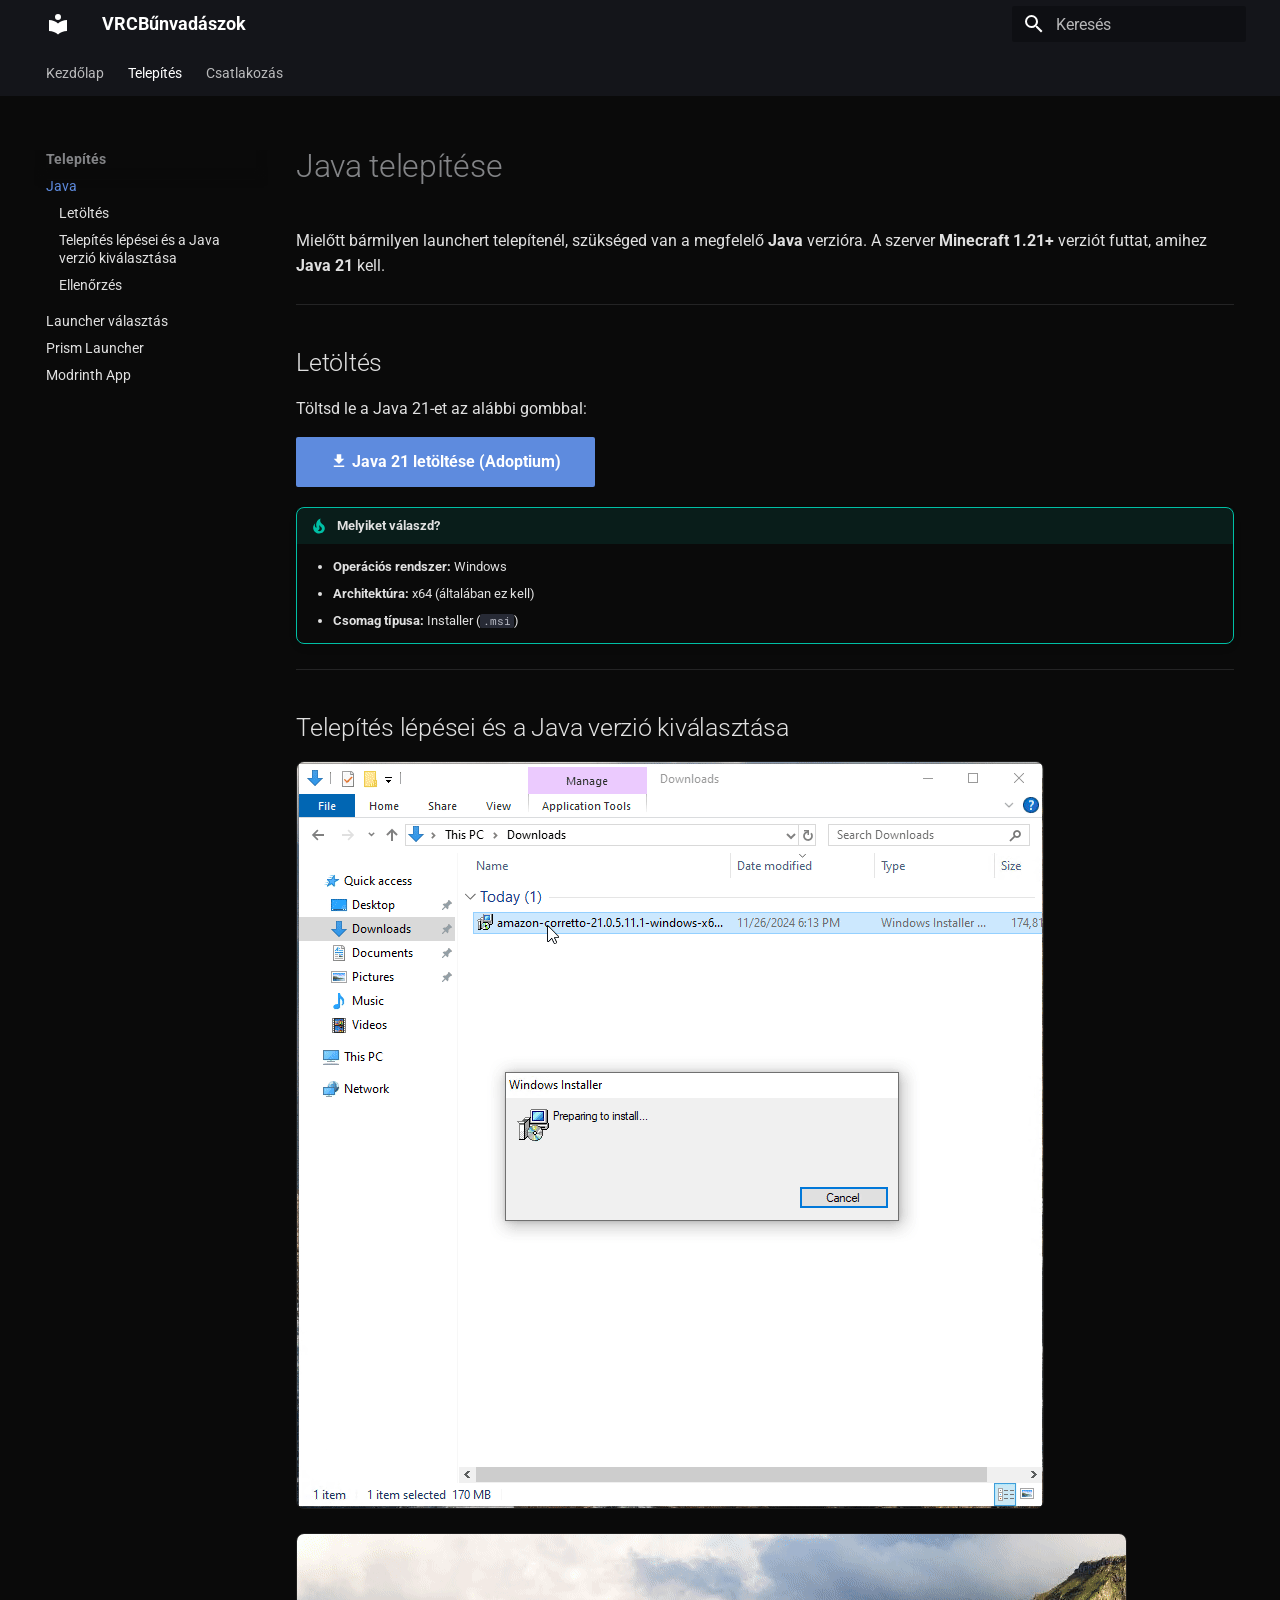
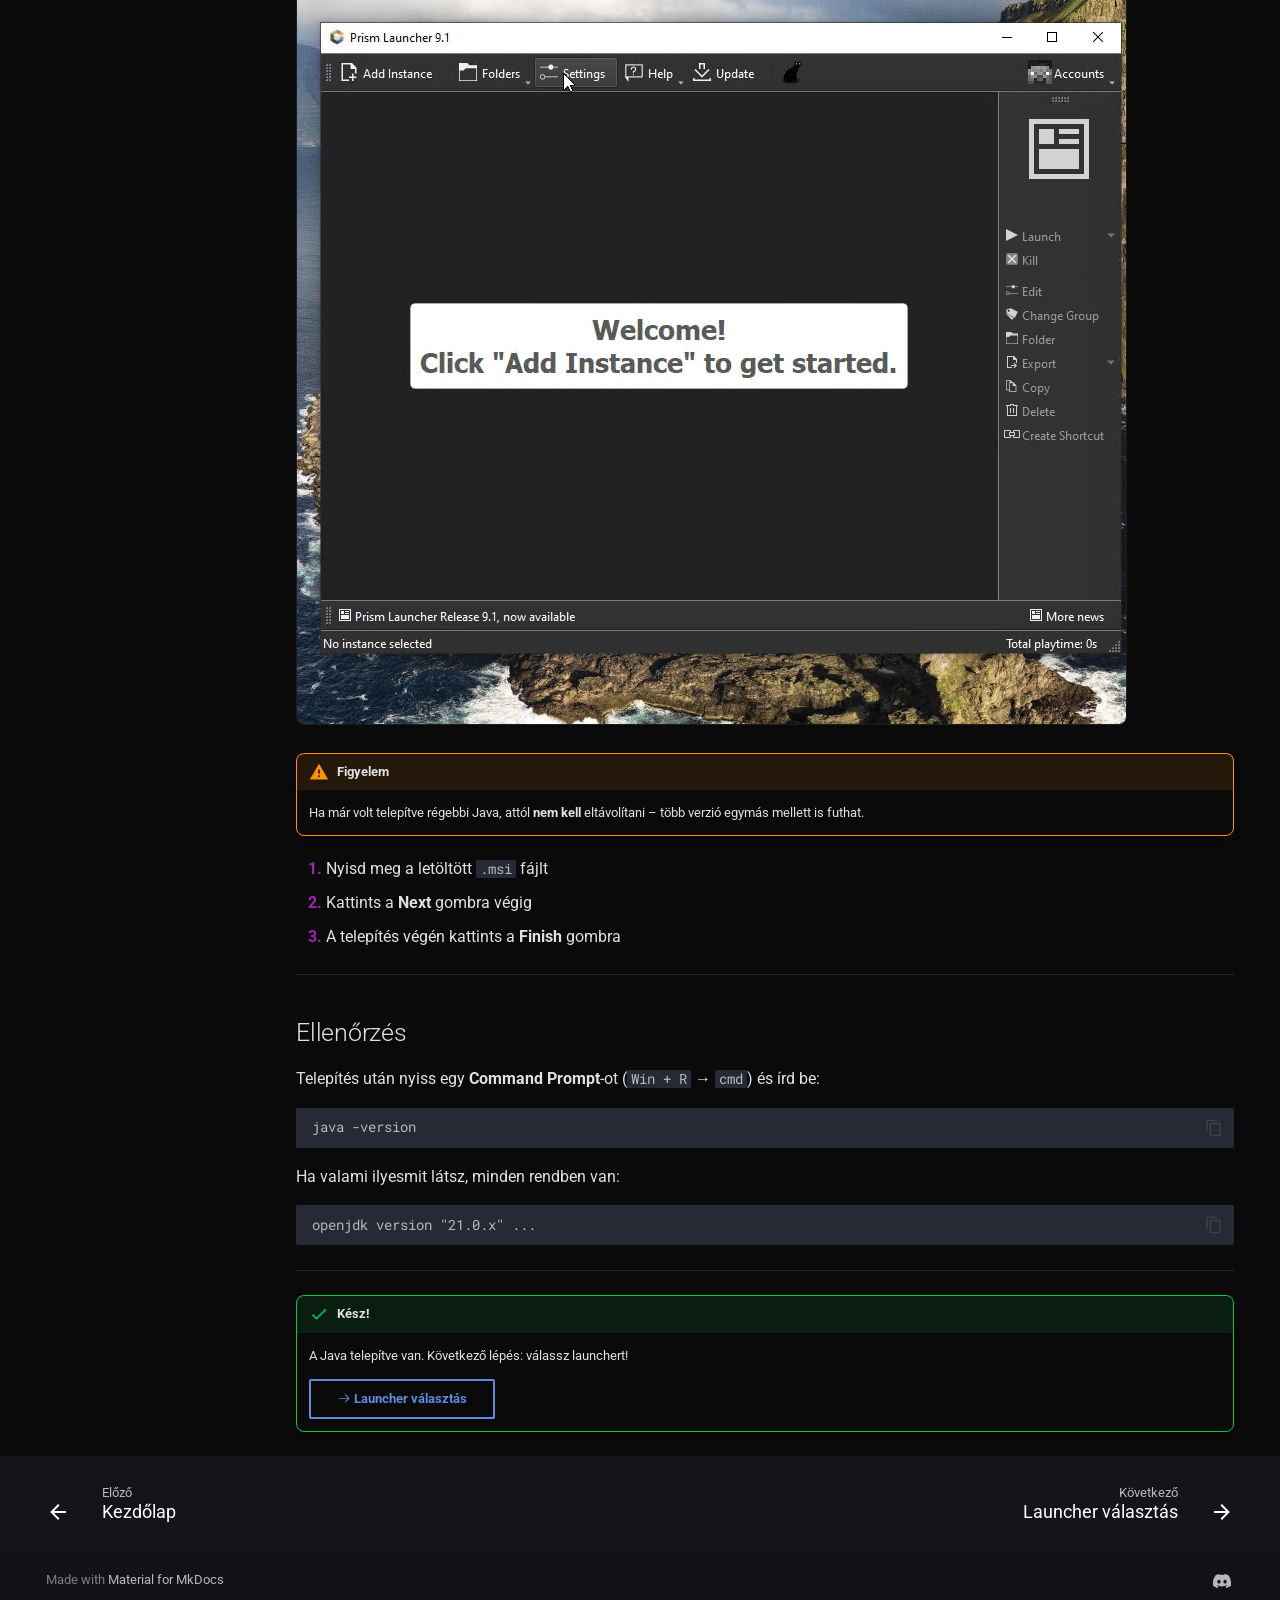
<file: telepites/java/index.html>
<!doctype html>
<html lang="hu" class="no-js">
  <head>
    
      <meta charset="utf-8">
      <meta name="viewport" content="width=device-width,initial-scale=1">
      
        <meta name="description" content="A VRCBűnvadászok közösségi dokumentációja">
      
      
      
        <link rel="canonical" href="https://docs.vrcbunvadaszok.hu/telepites/java/">
      
      
        <link rel="prev" href="../..">
      
      
        <link rel="next" href="../launcher/">
      
      
        
      
      
      <link rel="icon" href="../../assets/images/favicon.png">
      <meta name="generator" content="mkdocs-1.6.1, mkdocs-material-9.7.6">
    
    
      
        <title>Java - VRCBűnvadászok</title>
      
    
    
      <link rel="stylesheet" href="../../assets/stylesheets/main.484c7ddc.min.css">
      
        
        <link rel="stylesheet" href="../../assets/stylesheets/palette.ab4e12ef.min.css">
      
      


    
    
      
    
    
      
        
        
        <link rel="preconnect" href="https://fonts.gstatic.com" crossorigin>
        <link rel="stylesheet" href="https://fonts.googleapis.com/css?family=Roboto:300,300i,400,400i,700,700i%7CRoboto+Mono:400,400i,700,700i&display=fallback">
        <style>:root{--md-text-font:"Roboto";--md-code-font:"Roboto Mono"}</style>
      
    
    
      <link rel="stylesheet" href="../../assets/extra.css">
    
    <script>__md_scope=new URL("../..",location),__md_hash=e=>[...e].reduce(((e,_)=>(e<<5)-e+_.charCodeAt(0)),0),__md_get=(e,_=localStorage,t=__md_scope)=>JSON.parse(_.getItem(t.pathname+"."+e)),__md_set=(e,_,t=localStorage,a=__md_scope)=>{try{t.setItem(a.pathname+"."+e,JSON.stringify(_))}catch(e){}}</script>
    
      

    
    
  </head>
  
  
    
    
    
    
    
    <body dir="ltr" data-md-color-scheme="slate" data-md-color-primary="black" data-md-color-accent="deep-purple">
  
    
    <input class="md-toggle" data-md-toggle="drawer" type="checkbox" id="__drawer" autocomplete="off">
    <input class="md-toggle" data-md-toggle="search" type="checkbox" id="__search" autocomplete="off">
    <label class="md-overlay" for="__drawer"></label>
    <div data-md-component="skip">
      
        
        <a href="#java-telepitese" class="md-skip">
          Kihagyás
        </a>
      
    </div>
    <div data-md-component="announce">
      
    </div>
    
    
      

<header class="md-header" data-md-component="header">
  <nav class="md-header__inner md-grid" aria-label="Élőfej">
    <a href="../.." title="VRCBűnvadászok" class="md-header__button md-logo" aria-label="VRCBűnvadászok" data-md-component="logo">
      
  
  <svg xmlns="http://www.w3.org/2000/svg" viewBox="0 0 24 24"><path d="M12 8a3 3 0 0 0 3-3 3 3 0 0 0-3-3 3 3 0 0 0-3 3 3 3 0 0 0 3 3m0 3.54C9.64 9.35 6.5 8 3 8v11c3.5 0 6.64 1.35 9 3.54 2.36-2.19 5.5-3.54 9-3.54V8c-3.5 0-6.64 1.35-9 3.54"/></svg>

    </a>
    <label class="md-header__button md-icon" for="__drawer">
      
      <svg xmlns="http://www.w3.org/2000/svg" viewBox="0 0 24 24"><path d="M3 6h18v2H3zm0 5h18v2H3zm0 5h18v2H3z"/></svg>
    </label>
    <div class="md-header__title" data-md-component="header-title">
      <div class="md-header__ellipsis">
        <div class="md-header__topic">
          <span class="md-ellipsis">
            VRCBűnvadászok
          </span>
        </div>
        <div class="md-header__topic" data-md-component="header-topic">
          <span class="md-ellipsis">
            
              Java
            
          </span>
        </div>
      </div>
    </div>
    
      
    
    
    
    
      
      
        <label class="md-header__button md-icon" for="__search">
          
          <svg xmlns="http://www.w3.org/2000/svg" viewBox="0 0 24 24"><path d="M9.5 3A6.5 6.5 0 0 1 16 9.5c0 1.61-.59 3.09-1.56 4.23l.27.27h.79l5 5-1.5 1.5-5-5v-.79l-.27-.27A6.52 6.52 0 0 1 9.5 16 6.5 6.5 0 0 1 3 9.5 6.5 6.5 0 0 1 9.5 3m0 2C7 5 5 7 5 9.5S7 14 9.5 14 14 12 14 9.5 12 5 9.5 5"/></svg>
        </label>
        <div class="md-search" data-md-component="search" role="dialog">
  <label class="md-search__overlay" for="__search"></label>
  <div class="md-search__inner" role="search">
    <form class="md-search__form" name="search">
      <input type="text" class="md-search__input" name="query" aria-label="Keresés" placeholder="Keresés" autocapitalize="off" autocorrect="off" autocomplete="off" spellcheck="false" data-md-component="search-query" required>
      <label class="md-search__icon md-icon" for="__search">
        
        <svg xmlns="http://www.w3.org/2000/svg" viewBox="0 0 24 24"><path d="M9.5 3A6.5 6.5 0 0 1 16 9.5c0 1.61-.59 3.09-1.56 4.23l.27.27h.79l5 5-1.5 1.5-5-5v-.79l-.27-.27A6.52 6.52 0 0 1 9.5 16 6.5 6.5 0 0 1 3 9.5 6.5 6.5 0 0 1 9.5 3m0 2C7 5 5 7 5 9.5S7 14 9.5 14 14 12 14 9.5 12 5 9.5 5"/></svg>
        
        <svg xmlns="http://www.w3.org/2000/svg" viewBox="0 0 24 24"><path d="M20 11v2H8l5.5 5.5-1.42 1.42L4.16 12l7.92-7.92L13.5 5.5 8 11z"/></svg>
      </label>
      <nav class="md-search__options" aria-label="Keresés">
        
        <button type="reset" class="md-search__icon md-icon" title="Törlés" aria-label="Törlés" tabindex="-1">
          
          <svg xmlns="http://www.w3.org/2000/svg" viewBox="0 0 24 24"><path d="M19 6.41 17.59 5 12 10.59 6.41 5 5 6.41 10.59 12 5 17.59 6.41 19 12 13.41 17.59 19 19 17.59 13.41 12z"/></svg>
        </button>
      </nav>
      
        <div class="md-search__suggest" data-md-component="search-suggest"></div>
      
    </form>
    <div class="md-search__output">
      <div class="md-search__scrollwrap" tabindex="0" data-md-scrollfix>
        <div class="md-search-result" data-md-component="search-result">
          <div class="md-search-result__meta">
            Keresés inicializálása
          </div>
          <ol class="md-search-result__list" role="presentation"></ol>
        </div>
      </div>
    </div>
  </div>
</div>
      
    
    
  </nav>
  
</header>
    
    <div class="md-container" data-md-component="container">
      
      
        
          
            
<nav class="md-tabs" aria-label="Lapok" data-md-component="tabs">
  <div class="md-grid">
    <ul class="md-tabs__list">
      
        
  
  
  
  
    <li class="md-tabs__item">
      <a href="../.." class="md-tabs__link">
        
  
  
    
  
  Kezdőlap

      </a>
    </li>
  

      
        
  
  
  
    
  
  
    
    
      <li class="md-tabs__item md-tabs__item--active">
        <a href="./" class="md-tabs__link">
          
  
  
  Telepítés

        </a>
      </li>
    
  

      
        
  
  
  
  
    <li class="md-tabs__item">
      <a href="../../csatlakozas/" class="md-tabs__link">
        
  
  
    
  
  Csatlakozás

      </a>
    </li>
  

      
    </ul>
  </div>
</nav>
          
        
      
      <main class="md-main" data-md-component="main">
        <div class="md-main__inner md-grid">
          
            
              
              <div class="md-sidebar md-sidebar--primary" data-md-component="sidebar" data-md-type="navigation" >
                <div class="md-sidebar__scrollwrap">
                  <div class="md-sidebar__inner">
                    


  


  

<nav class="md-nav md-nav--primary md-nav--lifted md-nav--integrated" aria-label="Navigáció" data-md-level="0">
  <label class="md-nav__title" for="__drawer">
    <a href="../.." title="VRCBűnvadászok" class="md-nav__button md-logo" aria-label="VRCBűnvadászok" data-md-component="logo">
      
  
  <svg xmlns="http://www.w3.org/2000/svg" viewBox="0 0 24 24"><path d="M12 8a3 3 0 0 0 3-3 3 3 0 0 0-3-3 3 3 0 0 0-3 3 3 3 0 0 0 3 3m0 3.54C9.64 9.35 6.5 8 3 8v11c3.5 0 6.64 1.35 9 3.54 2.36-2.19 5.5-3.54 9-3.54V8c-3.5 0-6.64 1.35-9 3.54"/></svg>

    </a>
    VRCBűnvadászok
  </label>
  
  <ul class="md-nav__list" data-md-scrollfix>
    
      
      
  
  
  
  
    <li class="md-nav__item">
      <a href="../.." class="md-nav__link">
        
  
  
  <span class="md-ellipsis">
    
  
    Kezdőlap
  

    
  </span>
  
  

      </a>
    </li>
  

    
      
      
  
  
    
  
  
  
    
    
    
    
      
        
        
      
      
        
      
    
    
    <li class="md-nav__item md-nav__item--active md-nav__item--section md-nav__item--nested">
      
        
        
        <input class="md-nav__toggle md-toggle " type="checkbox" id="__nav_2" checked>
        
          
          <label class="md-nav__link" for="__nav_2" id="__nav_2_label" tabindex="">
            
  
  
  <span class="md-ellipsis">
    
  
    Telepítés
  

    
  </span>
  
  

            <span class="md-nav__icon md-icon"></span>
          </label>
        
        <nav class="md-nav" data-md-level="1" aria-labelledby="__nav_2_label" aria-expanded="true">
          <label class="md-nav__title" for="__nav_2">
            <span class="md-nav__icon md-icon"></span>
            
  
    Telepítés
  

          </label>
          <ul class="md-nav__list" data-md-scrollfix>
            
              
                
  
  
    
  
  
  
    <li class="md-nav__item md-nav__item--active">
      
      <input class="md-nav__toggle md-toggle" type="checkbox" id="__toc">
      
      
        
      
      
        <label class="md-nav__link md-nav__link--active" for="__toc">
          
  
  
  <span class="md-ellipsis">
    
  
    Java
  

    
  </span>
  
  

          <span class="md-nav__icon md-icon"></span>
        </label>
      
      <a href="./" class="md-nav__link md-nav__link--active">
        
  
  
  <span class="md-ellipsis">
    
  
    Java
  

    
  </span>
  
  

      </a>
      
        

<nav class="md-nav md-nav--secondary" aria-label="Tartalomjegyzék">
  
  
  
    
  
  
    <label class="md-nav__title" for="__toc">
      <span class="md-nav__icon md-icon"></span>
      Tartalomjegyzék
    </label>
    <ul class="md-nav__list" data-md-component="toc" data-md-scrollfix>
      
        <li class="md-nav__item">
  <a href="#letoltes" class="md-nav__link">
    <span class="md-ellipsis">
      
        Letöltés
      
    </span>
  </a>
  
</li>
      
        <li class="md-nav__item">
  <a href="#telepites-lepesei-es-a-java-verzio-kivalasztasa" class="md-nav__link">
    <span class="md-ellipsis">
      
        Telepítés lépései és a Java verzió kiválasztása
      
    </span>
  </a>
  
</li>
      
        <li class="md-nav__item">
  <a href="#ellenorzes" class="md-nav__link">
    <span class="md-ellipsis">
      
        Ellenőrzés
      
    </span>
  </a>
  
</li>
      
    </ul>
  
</nav>
      
    </li>
  

              
            
              
                
  
  
  
  
    <li class="md-nav__item">
      <a href="../launcher/" class="md-nav__link">
        
  
  
  <span class="md-ellipsis">
    
  
    Launcher választás
  

    
  </span>
  
  

      </a>
    </li>
  

              
            
              
                
  
  
  
  
    <li class="md-nav__item">
      <a href="../prism/" class="md-nav__link">
        
  
  
  <span class="md-ellipsis">
    
  
    Prism Launcher
  

    
  </span>
  
  

      </a>
    </li>
  

              
            
              
                
  
  
  
  
    <li class="md-nav__item">
      <a href="../modrinth/" class="md-nav__link">
        
  
  
  <span class="md-ellipsis">
    
  
    Modrinth App
  

    
  </span>
  
  

      </a>
    </li>
  

              
            
          </ul>
        </nav>
      
    </li>
  

    
      
      
  
  
  
  
    <li class="md-nav__item">
      <a href="../../csatlakozas/" class="md-nav__link">
        
  
  
  <span class="md-ellipsis">
    
  
    Csatlakozás
  

    
  </span>
  
  

      </a>
    </li>
  

    
  </ul>
</nav>
                  </div>
                </div>
              </div>
            
            
          
          
            <div class="md-content" data-md-component="content">
              
              <article class="md-content__inner md-typeset">
                
                  



<h1 id="java-telepitese">Java telepítése<a class="headerlink" href="#java-telepitese" title="Permanent link">&para;</a></h1>
<p>Mielőtt bármilyen launchert telepítenél, szükséged van a megfelelő <strong>Java</strong> verzióra.
A szerver <strong>Minecraft 1.21+</strong> verziót futtat, amihez <strong>Java 21</strong> kell.</p>
<hr />
<h2 id="letoltes">Letöltés<a class="headerlink" href="#letoltes" title="Permanent link">&para;</a></h2>
<p>Töltsd le a Java 21-et az alábbi gombbal:</p>
<p><a class="md-button md-button--primary" href="https://adoptium.net/temurin/releases/?version=21"><span class="twemoji"><svg xmlns="http://www.w3.org/2000/svg" viewBox="0 0 24 24"><path d="M5 20h14v-2H5m14-9h-4V3H9v6H5l7 7z"/></svg></span> Java 21 letöltése (Adoptium)</a></p>
<div class="admonition tip">
<p class="admonition-title">Melyiket válaszd?</p>
<ul>
<li><strong>Operációs rendszer:</strong> Windows</li>
<li><strong>Architektúra:</strong> x64 (általában ez kell)</li>
<li><strong>Csomag típusa:</strong> Installer (<code>.msi</code>)</li>
</ul>
</div>
<hr />
<h2 id="telepites-lepesei-es-a-java-verzio-kivalasztasa">Telepítés lépései és a Java verzió kiválasztása<a class="headerlink" href="#telepites-lepesei-es-a-java-verzio-kivalasztasa" title="Permanent link">&para;</a></h2>
<p><img alt="Java telepítő gif" src="../../assets/java-install.gif" /></p>
<p><img alt="Java kiválasztása gif" src="../../assets/java-select.gif" /></p>
<div class="admonition warning">
<p class="admonition-title">Figyelem</p>
<p>Ha már volt telepítve régebbi Java, attól <strong>nem kell</strong> eltávolítani – több verzió egymás mellett is futhat.</p>
</div>
<ol>
<li>Nyisd meg a letöltött <code>.msi</code> fájlt</li>
<li>Kattints a <strong>Next</strong> gombra végig</li>
<li>A telepítés végén kattints a <strong>Finish</strong> gombra</li>
</ol>
<hr />
<h2 id="ellenorzes">Ellenőrzés<a class="headerlink" href="#ellenorzes" title="Permanent link">&para;</a></h2>
<p>Telepítés után nyiss egy <strong>Command Prompt</strong>-ot (<code>Win + R</code> → <code>cmd</code>) és írd be:</p>
<div class="highlight"><pre><span></span><code>java -version
</code></pre></div>
<p>Ha valami ilyesmit látsz, minden rendben van:</p>
<div class="highlight"><pre><span></span><code>openjdk version &quot;21.0.x&quot; ...
</code></pre></div>
<hr />
<div class="admonition success">
<p class="admonition-title">Kész!</p>
<p>A Java telepítve van. Következő lépés: válassz launchert!</p>
<p><a class="md-button" href="../launcher/"><span class="twemoji"><svg xmlns="http://www.w3.org/2000/svg" viewBox="0 0 24 24"><path d="M13.22 19.03a.75.75 0 0 1 0-1.06L18.19 13H3.75a.75.75 0 0 1 0-1.5h14.44l-4.97-4.97a.749.749 0 0 1 .326-1.275.75.75 0 0 1 .734.215l6.25 6.25a.75.75 0 0 1 0 1.06l-6.25 6.25a.75.75 0 0 1-1.06 0"/></svg></span> Launcher választás</a></p>
</div>












                
              </article>
            </div>
          
          
<script>var target=document.getElementById(location.hash.slice(1));target&&target.name&&(target.checked=target.name.startsWith("__tabbed_"))</script>
        </div>
        
          <button type="button" class="md-top md-icon" data-md-component="top" hidden>
  
  <svg xmlns="http://www.w3.org/2000/svg" viewBox="0 0 24 24"><path d="M13 20h-2V8l-5.5 5.5-1.42-1.42L12 4.16l7.92 7.92-1.42 1.42L13 8z"/></svg>
  Vissza a tetejére
</button>
        
      </main>
      
        <footer class="md-footer">
  
    
      
      <nav class="md-footer__inner md-grid" aria-label="Élőláb" >
        
          
          <a href="../.." class="md-footer__link md-footer__link--prev" aria-label="Előző: Kezdőlap">
            <div class="md-footer__button md-icon">
              
              <svg xmlns="http://www.w3.org/2000/svg" viewBox="0 0 24 24"><path d="M20 11v2H8l5.5 5.5-1.42 1.42L4.16 12l7.92-7.92L13.5 5.5 8 11z"/></svg>
            </div>
            <div class="md-footer__title">
              <span class="md-footer__direction">
                Előző
              </span>
              <div class="md-ellipsis">
                Kezdőlap
              </div>
            </div>
          </a>
        
        
          
          <a href="../launcher/" class="md-footer__link md-footer__link--next" aria-label="Következő: Launcher választás">
            <div class="md-footer__title">
              <span class="md-footer__direction">
                Következő
              </span>
              <div class="md-ellipsis">
                Launcher választás
              </div>
            </div>
            <div class="md-footer__button md-icon">
              
              <svg xmlns="http://www.w3.org/2000/svg" viewBox="0 0 24 24"><path d="M4 11v2h12l-5.5 5.5 1.42 1.42L19.84 12l-7.92-7.92L10.5 5.5 16 11z"/></svg>
            </div>
          </a>
        
      </nav>
    
  
  <div class="md-footer-meta md-typeset">
    <div class="md-footer-meta__inner md-grid">
      <div class="md-copyright">
  
  
    Made with
    <a href="https://squidfunk.github.io/mkdocs-material/" target="_blank" rel="noopener">
      Material for MkDocs
    </a>
  
</div>
      
        
<div class="md-social">
  
    
    
    
    
    <a href="https://discord.gg/MEGHIVO_LINK" target="_blank" rel="noopener" title="Discord szerverünk" class="md-social__link">
      <svg xmlns="http://www.w3.org/2000/svg" viewBox="0 0 576 512"><!--! Font Awesome Free 7.1.0 by @fontawesome - https://fontawesome.com License - https://fontawesome.com/license/free (Icons: CC BY 4.0, Fonts: SIL OFL 1.1, Code: MIT License) Copyright 2025 Fonticons, Inc.--><path d="M492.5 69.8c-.2-.3-.4-.6-.8-.7-38.1-17.5-78.4-30-119.7-37.1-.4-.1-.8 0-1.1.1s-.6.4-.8.8c-5.5 9.9-10.5 20.2-14.9 30.6-44.6-6.8-89.9-6.8-134.4 0-4.5-10.5-9.5-20.7-15.1-30.6-.2-.3-.5-.6-.8-.8s-.7-.2-1.1-.2C162.5 39 122.2 51.5 84.1 69c-.3.1-.6.4-.8.7C7.1 183.5-13.8 294.6-3.6 404.2c0 .3.1.5.2.8s.3.4.5.6c44.4 32.9 94 58 146.8 74.2.4.1.8.1 1.1 0s.7-.4.9-.7c11.3-15.4 21.4-31.8 30-48.8.1-.2.2-.5.2-.8s0-.5-.1-.8-.2-.5-.4-.6-.4-.3-.7-.4c-15.8-6.1-31.2-13.4-45.9-21.9-.3-.2-.5-.4-.7-.6s-.3-.6-.3-.9 0-.6.2-.9.3-.5.6-.7c3.1-2.3 6.2-4.7 9.1-7.1.3-.2.6-.4.9-.4s.7 0 1 .1c96.2 43.9 200.4 43.9 295.5 0 .3-.1.7-.2 1-.2s.7.2.9.4c2.9 2.4 6 4.9 9.1 7.2.2.2.4.4.6.7s.2.6.2.9-.1.6-.3.9-.4.5-.6.6c-14.7 8.6-30 15.9-45.9 21.8-.2.1-.5.2-.7.4s-.3.4-.4.7-.1.5-.1.8.1.5.2.8c8.8 17 18.8 33.3 30 48.8.2.3.6.6.9.7s.8.1 1.1 0c52.9-16.2 102.6-41.3 147.1-74.2.2-.2.4-.4.5-.6s.2-.5.2-.8c12.3-126.8-20.5-236.9-86.9-334.5zm-302 267.7c-29 0-52.8-26.6-52.8-59.2s23.4-59.2 52.8-59.2c29.7 0 53.3 26.8 52.8 59.2 0 32.7-23.4 59.2-52.8 59.2m195.4 0c-29 0-52.8-26.6-52.8-59.2s23.4-59.2 52.8-59.2c29.7 0 53.3 26.8 52.8 59.2 0 32.7-23.2 59.2-52.8 59.2"/></svg>
    </a>
  
</div>
      
    </div>
  </div>
</footer>
      
    </div>
    <div class="md-dialog" data-md-component="dialog">
      <div class="md-dialog__inner md-typeset"></div>
    </div>
    
    
    
      
      
      <script id="__config" type="application/json">{"annotate": null, "base": "../..", "features": ["navigation.tabs", "navigation.sections", "navigation.top", "navigation.footer", "toc.integrate", "search.suggest", "search.highlight", "content.code.copy"], "search": "../../assets/javascripts/workers/search.2c215733.min.js", "tags": null, "translations": {"clipboard.copied": "V\u00e1g\u00f3lapra m\u00e1solva", "clipboard.copy": "M\u00e1sol\u00e1s v\u00e1g\u00f3lapra", "search.result.more.one": "1 tov\u00e1bbi tal\u00e1lat az oldalon", "search.result.more.other": "# tov\u00e1bbi tal\u00e1lat az oldalon", "search.result.none": "Nincs tal\u00e1lat", "search.result.one": "1 egyez\u0151 dokumentum", "search.result.other": "# egyez\u0151 dokumentum", "search.result.placeholder": "Keres\u00e9shez \u00edrj ide valamit", "search.result.term.missing": "\u00dcres", "select.version": "Verzi\u00f3v\u00e1lt\u00e1s"}, "version": null}</script>
    
    
      <script src="../../assets/javascripts/bundle.79ae519e.min.js"></script>
      
    
  </body>
</html>
</file>
<file: assets/extra.css>
/* Fekete háttér finomhangolás */
[data-md-color-scheme="slate"] {
  --md-default-bg-color: #0a0a0a;
  --md-default-fg-color: #e0e0e0;
  --md-primary-fg-color: #0a0a0a;
  --md-primary-bg-color: #ffffff;
  --md-accent-fg-color: #9c27b0;
}

/* Oldal átmenet animáció */
.md-content,
.md-nav,
.md-header {
  transition: opacity 0.25s ease, transform 0.25s ease;
}

.md-content__inner {
  animation: fadeInUp 0.35s ease both;
}

@keyframes fadeInUp {
  from {
    opacity: 0;
    transform: translateY(14px);
  }
  to {
    opacity: 1;
    transform: translateY(0);
  }
}

/* Navigációs tab átmenet */
.md-tabs__link {
  transition: color 0.2s ease;
}

/* Kártya stílusú blokkok */
.md-typeset .admonition,
.md-typeset details {
  border-radius: 8px;
}

/* GIF képek kerekített sarokkal */
.md-typeset img {
  border-radius: 8px;
  border: 1px solid rgba(255,255,255,0.08);
}

/* Lépésszámok kiemelése */
.md-typeset ol li::marker {
  color: #9c27b0;
  font-weight: bold;
}
</file>
<file: assets/stylesheets/main.484c7ddc.min.css>
@charset "UTF-8";html{-webkit-text-size-adjust:none;-moz-text-size-adjust:none;text-size-adjust:none;box-sizing:border-box}*,:after,:before{box-sizing:inherit}@media (prefers-reduced-motion){*,:after,:before{transition:none!important}}body{margin:0}a,button,input,label{-webkit-tap-highlight-color:transparent}a{color:inherit;text-decoration:none}hr{border:0;box-sizing:initial;display:block;height:.05rem;overflow:visible;padding:0}small{font-size:80%}sub,sup{line-height:1em}img{border-style:none}table{border-collapse:initial;border-spacing:0}td,th{font-weight:400;vertical-align:top}button{background:#0000;border:0;font-family:inherit;font-size:inherit;margin:0;padding:0}input{border:0;outline:none}:root{--md-primary-fg-color:#4051b5;--md-primary-fg-color--light:#5d6cc0;--md-primary-fg-color--dark:#303fa1;--md-primary-bg-color:#fff;--md-primary-bg-color--light:#ffffffb3;--md-accent-fg-color:#526cfe;--md-accent-fg-color--transparent:#526cfe1a;--md-accent-bg-color:#fff;--md-accent-bg-color--light:#ffffffb3}[data-md-color-scheme=default]{color-scheme:light}[data-md-color-scheme=default] img[src$="#gh-dark-mode-only"],[data-md-color-scheme=default] img[src$="#only-dark"]{display:none}:root,[data-md-color-scheme=default]{--md-hue:225deg;--md-default-fg-color:#000000de;--md-default-fg-color--light:#0000008a;--md-default-fg-color--lighter:#00000052;--md-default-fg-color--lightest:#00000012;--md-default-bg-color:#fff;--md-default-bg-color--light:#ffffffb3;--md-default-bg-color--lighter:#ffffff4d;--md-default-bg-color--lightest:#ffffff1f;--md-code-fg-color:#36464e;--md-code-bg-color:#f5f5f5;--md-code-bg-color--light:#f5f5f5b3;--md-code-bg-color--lighter:#f5f5f54d;--md-code-hl-color:#4287ff;--md-code-hl-color--light:#4287ff1a;--md-code-hl-number-color:#d52a2a;--md-code-hl-special-color:#db1457;--md-code-hl-function-color:#a846b9;--md-code-hl-constant-color:#6e59d9;--md-code-hl-keyword-color:#3f6ec6;--md-code-hl-string-color:#1c7d4d;--md-code-hl-name-color:var(--md-code-fg-color);--md-code-hl-operator-color:var(--md-default-fg-color--light);--md-code-hl-punctuation-color:var(--md-default-fg-color--light);--md-code-hl-comment-color:var(--md-default-fg-color--light);--md-code-hl-generic-color:var(--md-default-fg-color--light);--md-code-hl-variable-color:var(--md-default-fg-color--light);--md-typeset-color:var(--md-default-fg-color);--md-typeset-a-color:var(--md-primary-fg-color);--md-typeset-del-color:#f5503d26;--md-typeset-ins-color:#0bd57026;--md-typeset-kbd-color:#fafafa;--md-typeset-kbd-accent-color:#fff;--md-typeset-kbd-border-color:#b8b8b8;--md-typeset-mark-color:#ffff0080;--md-typeset-table-color:#0000001f;--md-typeset-table-color--light:rgba(0,0,0,.035);--md-admonition-fg-color:var(--md-default-fg-color);--md-admonition-bg-color:var(--md-default-bg-color);--md-warning-fg-color:#000000de;--md-warning-bg-color:#ff9;--md-footer-fg-color:#fff;--md-footer-fg-color--light:#ffffffb3;--md-footer-fg-color--lighter:#ffffff73;--md-footer-bg-color:#000000de;--md-footer-bg-color--dark:#00000052;--md-shadow-z1:0 0.2rem 0.5rem #0000000d,0 0 0.05rem #0000001a;--md-shadow-z2:0 0.2rem 0.5rem #0000001a,0 0 0.05rem #00000040;--md-shadow-z3:0 0.2rem 0.5rem #0003,0 0 0.05rem #00000059}.md-icon svg{fill:currentcolor;display:block;height:1.2rem;width:1.2rem}body{-webkit-font-smoothing:antialiased;-moz-osx-font-smoothing:grayscale;--md-text-font-family:var(--md-text-font,_),-apple-system,BlinkMacSystemFont,Helvetica,Arial,sans-serif;--md-code-font-family:var(--md-code-font,_),SFMono-Regular,Consolas,Menlo,monospace}aside,body,input{font-feature-settings:"kern","liga";color:var(--md-typeset-color);font-family:var(--md-text-font-family)}code,kbd,pre{font-feature-settings:"kern";font-family:var(--md-code-font-family)}:root{--md-typeset-table-sort-icon:url('data:image/svg+xml;charset=utf-8,<svg xmlns="http://www.w3.org/2000/svg" viewBox="0 0 24 24"><path d="m18 21-4-4h3V7h-3l4-4 4 4h-3v10h3M2 19v-2h10v2M2 13v-2h7v2M2 7V5h4v2z"/></svg>');--md-typeset-table-sort-icon--asc:url('data:image/svg+xml;charset=utf-8,<svg xmlns="http://www.w3.org/2000/svg" viewBox="0 0 24 24"><path d="M19 17h3l-4 4-4-4h3V3h2M2 17h10v2H2M6 5v2H2V5m0 6h7v2H2z"/></svg>');--md-typeset-table-sort-icon--desc:url('data:image/svg+xml;charset=utf-8,<svg xmlns="http://www.w3.org/2000/svg" viewBox="0 0 24 24"><path d="M19 7h3l-4-4-4 4h3v14h2M2 17h10v2H2M6 5v2H2V5m0 6h7v2H2z"/></svg>')}.md-typeset{-webkit-print-color-adjust:exact;color-adjust:exact;font-size:.8rem;line-height:1.6;overflow-wrap:break-word}@media print{.md-typeset{font-size:.68rem}}.md-typeset blockquote,.md-typeset dl,.md-typeset figure,.md-typeset ol,.md-typeset pre,.md-typeset ul{margin-bottom:1em;margin-top:1em}.md-typeset h1{color:var(--md-default-fg-color--light);font-size:2em;line-height:1.3;margin:0 0 1.25em}.md-typeset h1,.md-typeset h2{font-weight:300;letter-spacing:-.01em}.md-typeset h2{font-size:1.5625em;line-height:1.4;margin:1.6em 0 .64em}.md-typeset h3{font-size:1.25em;font-weight:400;letter-spacing:-.01em;line-height:1.5;margin:1.6em 0 .8em}.md-typeset h2+h3{margin-top:.8em}.md-typeset h4{font-weight:700;letter-spacing:-.01em;margin:1em 0}.md-typeset h5,.md-typeset h6{color:var(--md-default-fg-color--light);font-size:.8em;font-weight:700;letter-spacing:-.01em;margin:1.25em 0}.md-typeset h5{text-transform:uppercase}.md-typeset h5 code{text-transform:none}.md-typeset hr{border-bottom:.05rem solid var(--md-default-fg-color--lightest);display:flow-root;margin:1.5em 0}.md-typeset a{color:var(--md-typeset-a-color);word-break:break-word}.md-typeset a,.md-typeset a:before{transition:color 125ms}.md-typeset a:focus,.md-typeset a:hover{color:var(--md-accent-fg-color)}.md-typeset a:focus code,.md-typeset a:hover code{background-color:var(--md-accent-fg-color--transparent);color:var(--md-accent-fg-color)}.md-typeset a code{color:var(--md-typeset-a-color)}.md-typeset a.focus-visible{outline-color:var(--md-accent-fg-color);outline-offset:.2rem}.md-typeset code,.md-typeset kbd,.md-typeset pre{color:var(--md-code-fg-color);direction:ltr;font-variant-ligatures:none;transition:background-color 125ms}@media print{.md-typeset code,.md-typeset kbd,.md-typeset pre{white-space:pre-wrap}}.md-typeset code{background-color:var(--md-code-bg-color);border-radius:.1rem;-webkit-box-decoration-break:clone;box-decoration-break:clone;font-size:.85em;padding:0 .2941176471em;transition:color 125ms,background-color 125ms;word-break:break-word}.md-typeset code:not(.focus-visible){-webkit-tap-highlight-color:transparent;outline:none}.md-typeset pre{display:flow-root;line-height:1.4;position:relative}.md-typeset pre>code{-webkit-box-decoration-break:slice;box-decoration-break:slice;box-shadow:none;display:block;margin:0;outline-color:var(--md-accent-fg-color);overflow:auto;padding:.7720588235em 1.1764705882em;scrollbar-color:var(--md-default-fg-color--lighter) #0000;scrollbar-width:thin;touch-action:auto;word-break:normal}.md-typeset pre>code:hover{scrollbar-color:var(--md-accent-fg-color) #0000}.md-typeset pre>code::-webkit-scrollbar{height:.2rem;width:.2rem}.md-typeset pre>code::-webkit-scrollbar-thumb{background-color:var(--md-default-fg-color--lighter)}.md-typeset pre>code::-webkit-scrollbar-thumb:hover{background-color:var(--md-accent-fg-color)}.md-typeset kbd{background-color:var(--md-typeset-kbd-color);border-radius:.1rem;box-shadow:0 .1rem 0 .05rem var(--md-typeset-kbd-border-color),0 .1rem 0 var(--md-typeset-kbd-border-color),0 -.1rem .2rem var(--md-typeset-kbd-accent-color) inset;color:var(--md-default-fg-color);display:inline-block;font-size:.75em;padding:0 .6666666667em;vertical-align:text-top;word-break:break-word}.md-typeset mark{background-color:var(--md-typeset-mark-color);-webkit-box-decoration-break:clone;box-decoration-break:clone;color:inherit;word-break:break-word}.md-typeset abbr{cursor:help;text-decoration:none}.md-typeset [data-preview],.md-typeset abbr{border-bottom:.05rem dotted var(--md-default-fg-color--light)}.md-typeset small{opacity:.75}[dir=ltr] .md-typeset sub,[dir=ltr] .md-typeset sup{margin-left:.078125em}[dir=rtl] .md-typeset sub,[dir=rtl] .md-typeset sup{margin-right:.078125em}[dir=ltr] .md-typeset blockquote{padding-left:.6rem}[dir=rtl] .md-typeset blockquote{padding-right:.6rem}[dir=ltr] .md-typeset blockquote{border-left:.2rem solid var(--md-default-fg-color--lighter)}[dir=rtl] .md-typeset blockquote{border-right:.2rem solid var(--md-default-fg-color--lighter)}.md-typeset blockquote{color:var(--md-default-fg-color--light);margin-left:0;margin-right:0}.md-typeset ul{list-style-type:disc}.md-typeset ul[type]{list-style-type:revert-layer}[dir=ltr] .md-typeset ol,[dir=ltr] .md-typeset ul{margin-left:.625em}[dir=rtl] .md-typeset ol,[dir=rtl] .md-typeset ul{margin-right:.625em}.md-typeset ol,.md-typeset ul{padding:0}.md-typeset ol:not([hidden]),.md-typeset ul:not([hidden]){display:flow-root}.md-typeset ol ol,.md-typeset ul ol{list-style-type:lower-alpha}.md-typeset ol ol ol,.md-typeset ul ol ol{list-style-type:lower-roman}.md-typeset ol ol ol ol,.md-typeset ul ol ol ol{list-style-type:upper-alpha}.md-typeset ol ol ol ol ol,.md-typeset ul ol ol ol ol{list-style-type:upper-roman}.md-typeset ol[type],.md-typeset ul[type]{list-style-type:revert-layer}[dir=ltr] .md-typeset ol li,[dir=ltr] .md-typeset ul li{margin-left:1.25em}[dir=rtl] .md-typeset ol li,[dir=rtl] .md-typeset ul li{margin-right:1.25em}.md-typeset ol li,.md-typeset ul li{margin-bottom:.5em}.md-typeset ol li blockquote,.md-typeset ol li p,.md-typeset ul li blockquote,.md-typeset ul li p{margin:.5em 0}.md-typeset ol li:last-child,.md-typeset ul li:last-child{margin-bottom:0}[dir=ltr] .md-typeset ol li ol,[dir=ltr] .md-typeset ol li ul,[dir=ltr] .md-typeset ul li ol,[dir=ltr] .md-typeset ul li ul{margin-left:.625em}[dir=rtl] .md-typeset ol li ol,[dir=rtl] .md-typeset ol li ul,[dir=rtl] .md-typeset ul li ol,[dir=rtl] .md-typeset ul li ul{margin-right:.625em}.md-typeset ol li ol,.md-typeset ol li ul,.md-typeset ul li ol,.md-typeset ul li ul{margin-bottom:.5em;margin-top:.5em}[dir=ltr] .md-typeset dd{margin-left:1.875em}[dir=rtl] .md-typeset dd{margin-right:1.875em}.md-typeset dd{margin-bottom:1.5em;margin-top:1em}.md-typeset img,.md-typeset svg,.md-typeset video{height:auto;max-width:100%}.md-typeset img[align=left]{margin:1em 1em 1em 0}.md-typeset img[align=right]{margin:1em 0 1em 1em}.md-typeset img[align]:only-child{margin-top:0}.md-typeset figure{display:flow-root;margin:1em auto;max-width:100%;text-align:center;width:fit-content}.md-typeset figure img{display:block;margin:0 auto}.md-typeset figcaption{font-style:italic;margin:1em auto;max-width:24rem}.md-typeset iframe{max-width:100%}.md-typeset table:not([class]){background-color:var(--md-default-bg-color);border:.05rem solid var(--md-typeset-table-color);border-radius:.1rem;display:inline-block;font-size:.64rem;max-width:100%;overflow:auto;touch-action:auto}@media print{.md-typeset table:not([class]){display:table}}.md-typeset table:not([class])+*{margin-top:1.5em}.md-typeset table:not([class]) td>:first-child,.md-typeset table:not([class]) th>:first-child{margin-top:0}.md-typeset table:not([class]) td>:last-child,.md-typeset table:not([class]) th>:last-child{margin-bottom:0}.md-typeset table:not([class]) td:not([align]),.md-typeset table:not([class]) th:not([align]){text-align:left}[dir=rtl] .md-typeset table:not([class]) td:not([align]),[dir=rtl] .md-typeset table:not([class]) th:not([align]){text-align:right}.md-typeset table:not([class]) th{font-weight:700;min-width:5rem;padding:.9375em 1.25em;vertical-align:top}.md-typeset table:not([class]) td{border-top:.05rem solid var(--md-typeset-table-color);padding:.9375em 1.25em;vertical-align:top}.md-typeset table:not([class]) tbody tr{transition:background-color 125ms}.md-typeset table:not([class]) tbody tr:hover{background-color:var(--md-typeset-table-color--light);box-shadow:0 .05rem 0 var(--md-default-bg-color) inset}.md-typeset table:not([class]) a{word-break:normal}.md-typeset table th[role=columnheader]{cursor:pointer}[dir=ltr] .md-typeset table th[role=columnheader]:after{margin-left:.5em}[dir=rtl] .md-typeset table th[role=columnheader]:after{margin-right:.5em}.md-typeset table th[role=columnheader]:after{content:"";display:inline-block;height:1.2em;-webkit-mask-image:var(--md-typeset-table-sort-icon);mask-image:var(--md-typeset-table-sort-icon);-webkit-mask-repeat:no-repeat;mask-repeat:no-repeat;-webkit-mask-size:contain;mask-size:contain;transition:background-color 125ms;vertical-align:text-bottom;width:1.2em}.md-typeset table th[role=columnheader]:hover:after{background-color:var(--md-default-fg-color--lighter)}.md-typeset table th[role=columnheader][aria-sort=ascending]:after{background-color:var(--md-default-fg-color--light);-webkit-mask-image:var(--md-typeset-table-sort-icon--asc);mask-image:var(--md-typeset-table-sort-icon--asc)}.md-typeset table th[role=columnheader][aria-sort=descending]:after{background-color:var(--md-default-fg-color--light);-webkit-mask-image:var(--md-typeset-table-sort-icon--desc);mask-image:var(--md-typeset-table-sort-icon--desc)}.md-typeset__scrollwrap{margin:1em -.8rem;overflow-x:auto;touch-action:auto}.md-typeset__table{display:inline-block;margin-bottom:.5em;padding:0 .8rem}@media print{.md-typeset__table{display:block}}html .md-typeset__table table{display:table;margin:0;overflow:hidden;width:100%}@media screen and (max-width:44.984375em){.md-content__inner>pre{margin:1em -.8rem}.md-content__inner>pre code{border-radius:0}}.md-typeset .md-author{border-radius:100%;display:block;flex-shrink:0;height:1.6rem;overflow:hidden;position:relative;transition:color 125ms,transform 125ms;width:1.6rem}.md-typeset .md-author img{display:block}.md-typeset .md-author--more{background:var(--md-default-fg-color--lightest);color:var(--md-default-fg-color--lighter);font-size:.6rem;font-weight:700;line-height:1.6rem;text-align:center}.md-typeset .md-author--long{height:2.4rem;width:2.4rem}.md-typeset a.md-author{transform:scale(1)}.md-typeset a.md-author img{border-radius:100%;filter:grayscale(100%) opacity(75%);transition:filter 125ms}.md-typeset a.md-author:focus,.md-typeset a.md-author:hover{transform:scale(1.1);z-index:1}.md-typeset a.md-author:focus img,.md-typeset a.md-author:hover img{filter:grayscale(0)}.md-banner{background-color:var(--md-footer-bg-color);color:var(--md-footer-fg-color);overflow:auto}@media print{.md-banner{display:none}}.md-banner--warning{background-color:var(--md-warning-bg-color);color:var(--md-warning-fg-color)}.md-banner__inner{font-size:.7rem;margin:.6rem auto;padding:0 .8rem}[dir=ltr] .md-banner__button{float:right}[dir=rtl] .md-banner__button{float:left}.md-banner__button{color:inherit;cursor:pointer;transition:opacity .25s}.no-js .md-banner__button{display:none}.md-banner__button:hover{opacity:.7}html{font-size:125%;height:100%;overflow-x:hidden}@media screen and (min-width:100em){html{font-size:137.5%}}@media screen and (min-width:125em){html{font-size:150%}}body{background-color:var(--md-default-bg-color);display:flex;flex-direction:column;font-size:.5rem;min-height:100%;position:relative;width:100%}@media print{body{display:block}}@media screen and (max-width:59.984375em){body[data-md-scrolllock]{position:fixed}}.md-grid{margin-left:auto;margin-right:auto;max-width:61rem}.md-container{display:flex;flex-direction:column;flex-grow:1}@media print{.md-container{display:block}}.md-main{flex-grow:1}.md-main__inner{display:flex;height:100%;margin-top:1.5rem}.md-ellipsis{overflow:hidden;text-overflow:ellipsis}.md-toggle{display:none}.md-option{height:0;opacity:0;position:absolute;width:0}.md-option:checked+label:not([hidden]){display:block}.md-option.focus-visible+label{outline-color:var(--md-accent-fg-color);outline-style:auto}.md-skip{background-color:var(--md-default-fg-color);border-radius:.1rem;color:var(--md-default-bg-color);font-size:.64rem;margin:.5rem;opacity:0;outline-color:var(--md-accent-fg-color);padding:.3rem .5rem;position:fixed;transform:translateY(.4rem);z-index:-1}.md-skip:focus{opacity:1;transform:translateY(0);transition:transform .25s cubic-bezier(.4,0,.2,1),opacity 175ms 75ms;z-index:10}@page{margin:25mm}:root{--md-clipboard-icon:url('data:image/svg+xml;charset=utf-8,<svg xmlns="http://www.w3.org/2000/svg" viewBox="0 0 24 24"><path d="M19 21H8V7h11m0-2H8a2 2 0 0 0-2 2v14a2 2 0 0 0 2 2h11a2 2 0 0 0 2-2V7a2 2 0 0 0-2-2m-3-4H4a2 2 0 0 0-2 2v14h2V3h12z"/></svg>')}.md-clipboard{border-radius:.1rem;color:var(--md-default-fg-color--lightest);cursor:pointer;height:1.5em;outline-color:var(--md-accent-fg-color);outline-offset:.1rem;transition:color .25s;width:1.5em;z-index:1}@media print{.md-clipboard{display:none}}.md-clipboard:not(.focus-visible){-webkit-tap-highlight-color:transparent;outline:none}:hover>.md-clipboard{color:var(--md-default-fg-color--light)}.md-clipboard:focus,.md-clipboard:hover{color:var(--md-accent-fg-color)}.md-clipboard:after{background-color:currentcolor;content:"";display:block;height:1.125em;margin:0 auto;-webkit-mask-image:var(--md-clipboard-icon);mask-image:var(--md-clipboard-icon);-webkit-mask-position:center;mask-position:center;-webkit-mask-repeat:no-repeat;mask-repeat:no-repeat;-webkit-mask-size:contain;mask-size:contain;width:1.125em}.md-clipboard--inline{cursor:pointer}.md-clipboard--inline code{transition:color .25s,background-color .25s}.md-clipboard--inline:focus code,.md-clipboard--inline:hover code{background-color:var(--md-accent-fg-color--transparent);color:var(--md-accent-fg-color)}:root{--md-code-select-icon:url('data:image/svg+xml;charset=utf-8,<svg xmlns="http://www.w3.org/2000/svg" viewBox="0 0 24 24"><path d="M19 19h-4v2h4c1.1 0 2-.9 2-2v-4h-2m0-12h-4v2h4v4h2V5c0-1.1-.9-2-2-2M5 5h4V3H5c-1.1 0-2 .9-2 2v4h2m0 6H3v4c0 1.1.9 2 2 2h4v-2H5zm2-4h2v2H7zm4 0h2v2h-2zm4 0h2v2h-2zM7 7h2v2H7zm4 0h2v2h-2zm4 0h2v2h-2zm-8 8h2v2H7zm4 0h2v2h-2zm4 0h2v2h-2z"/></svg>');--md-code-copy-icon:url('data:image/svg+xml;charset=utf-8,<svg xmlns="http://www.w3.org/2000/svg" viewBox="0 0 24 24"><path d="M19 21H8V7h11m0-2H8a2 2 0 0 0-2 2v14a2 2 0 0 0 2 2h11a2 2 0 0 0 2-2V7a2 2 0 0 0-2-2m-3-4H4a2 2 0 0 0-2 2v14h2V3h12z"/></svg>')}.md-typeset .md-code__content{display:grid}.md-code__nav{background-color:var(--md-code-bg-color--lighter);border-radius:.1rem;display:flex;gap:.2rem;padding:.2rem;position:absolute;right:.25em;top:.25em;transition:background-color .25s;z-index:1}:hover>.md-code__nav{background-color:var(--md-code-bg-color--light)}.md-code__button{color:var(--md-default-fg-color--lightest);cursor:pointer;display:block;height:1.5em;outline-color:var(--md-accent-fg-color);outline-offset:.1rem;transition:color .25s;width:1.5em}:hover>*>.md-code__button{color:var(--md-default-fg-color--light)}.md-code__button.focus-visible,.md-code__button:hover{color:var(--md-accent-fg-color)}.md-code__button--active{color:var(--md-default-fg-color)!important}.md-code__button:after{background-color:currentcolor;content:"";display:block;height:1.125em;margin:0 auto;-webkit-mask-position:center;mask-position:center;-webkit-mask-repeat:no-repeat;mask-repeat:no-repeat;-webkit-mask-size:contain;mask-size:contain;width:1.125em}.md-code__button[data-md-type=select]:after{-webkit-mask-image:var(--md-code-select-icon);mask-image:var(--md-code-select-icon)}.md-code__button[data-md-type=copy]:after{-webkit-mask-image:var(--md-code-copy-icon);mask-image:var(--md-code-copy-icon)}@keyframes consent{0%{opacity:0;transform:translateY(100%)}to{opacity:1;transform:translateY(0)}}@keyframes overlay{0%{opacity:0}to{opacity:1}}.md-consent__overlay{animation:overlay .25s both;-webkit-backdrop-filter:blur(.1rem);backdrop-filter:blur(.1rem);background-color:#0000008a;height:100%;opacity:1;position:fixed;top:0;width:100%;z-index:5}.md-consent__inner{animation:consent .5s cubic-bezier(.1,.7,.1,1) both;background-color:var(--md-default-bg-color);border:0;border-radius:.1rem;bottom:0;box-shadow:0 0 .2rem #0000001a,0 .2rem .4rem #0003;max-height:100%;overflow:auto;padding:0;position:fixed;width:100%;z-index:5}.md-consent__form{padding:.8rem}.md-consent__settings{display:none;margin:1em 0}input:checked+.md-consent__settings{display:block}.md-consent__controls{margin-bottom:.8rem}.md-typeset .md-consent__controls .md-button{display:inline}@media screen and (max-width:44.984375em){.md-typeset .md-consent__controls .md-button{display:block;margin-top:.4rem;text-align:center;width:100%}}.md-consent label{cursor:pointer}.md-content{flex-grow:1;min-width:0}.md-content__inner{margin:0 .8rem 1.2rem;padding-top:.6rem}@media screen and (min-width:76.25em){[dir=ltr] .md-sidebar--primary:not([hidden])~.md-content>.md-content__inner{margin-left:1.2rem}[dir=ltr] .md-sidebar--secondary:not([hidden])~.md-content>.md-content__inner,[dir=rtl] .md-sidebar--primary:not([hidden])~.md-content>.md-content__inner{margin-right:1.2rem}[dir=rtl] .md-sidebar--secondary:not([hidden])~.md-content>.md-content__inner{margin-left:1.2rem}}.md-content__inner:before{content:"";display:block;height:.4rem}.md-content__inner>:last-child{margin-bottom:0}[dir=ltr] .md-content__button{float:right}[dir=rtl] .md-content__button{float:left}[dir=ltr] .md-content__button{margin-left:.4rem}[dir=rtl] .md-content__button{margin-right:.4rem}.md-content__button{margin:.4rem 0;padding:0}@media print{.md-content__button{display:none}}.md-typeset .md-content__button{color:var(--md-default-fg-color--lighter)}.md-content__button svg{display:inline;vertical-align:top}[dir=rtl] .md-content__button svg{transform:scaleX(-1)}[dir=ltr] .md-dialog{right:.8rem}[dir=rtl] .md-dialog{left:.8rem}.md-dialog{background-color:var(--md-default-fg-color);border-radius:.1rem;bottom:.8rem;box-shadow:var(--md-shadow-z3);min-width:11.1rem;opacity:0;padding:.4rem .6rem;pointer-events:none;position:fixed;transform:translateY(100%);transition:transform 0ms .4s,opacity .4s;z-index:4}@media print{.md-dialog{display:none}}.md-dialog--active{opacity:1;pointer-events:auto;transform:translateY(0);transition:transform .4s cubic-bezier(.075,.85,.175,1),opacity .4s}.md-dialog__inner{color:var(--md-default-bg-color);font-size:.7rem}.md-feedback{margin:2em 0 1em;text-align:center}.md-feedback fieldset{border:none;margin:0;padding:0}.md-feedback__title{font-weight:700;margin:1em auto}.md-feedback__inner{position:relative}.md-feedback__list{display:flex;flex-wrap:wrap;place-content:baseline center;position:relative}.md-feedback__list:hover .md-icon:not(:disabled){color:var(--md-default-fg-color--lighter)}:disabled .md-feedback__list{min-height:1.8rem}.md-feedback__icon{color:var(--md-default-fg-color--light);cursor:pointer;flex-shrink:0;margin:0 .1rem;transition:color 125ms}.md-feedback__icon:not(:disabled).md-icon:hover{color:var(--md-accent-fg-color)}.md-feedback__icon:disabled{color:var(--md-default-fg-color--lightest);pointer-events:none}.md-feedback__note{opacity:0;position:relative;transform:translateY(.4rem);transition:transform .4s cubic-bezier(.1,.7,.1,1),opacity .15s}.md-feedback__note>*{margin:0 auto;max-width:16rem}:disabled .md-feedback__note{opacity:1;transform:translateY(0)}@media print{.md-feedback{display:none}}.md-footer{background-color:var(--md-footer-bg-color);color:var(--md-footer-fg-color)}@media print{.md-footer{display:none}}.md-footer__inner{justify-content:space-between;overflow:auto;padding:.2rem}.md-footer__inner:not([hidden]){display:flex}.md-footer__link{align-items:end;display:flex;flex-grow:0.01;margin-bottom:.4rem;margin-top:1rem;max-width:100%;outline-color:var(--md-accent-fg-color);overflow:hidden;transition:opacity .25s}.md-footer__link:focus,.md-footer__link:hover{opacity:.7}[dir=rtl] .md-footer__link svg{transform:scaleX(-1)}@media screen and (max-width:44.984375em){.md-footer__link--prev{flex-shrink:0}.md-footer__link--prev .md-footer__title{display:none}}[dir=ltr] .md-footer__link--next{margin-left:auto}[dir=rtl] .md-footer__link--next{margin-right:auto}.md-footer__link--next{text-align:right}[dir=rtl] .md-footer__link--next{text-align:left}.md-footer__title{flex-grow:1;font-size:.9rem;margin-bottom:.7rem;max-width:calc(100% - 2.4rem);padding:0 1rem;white-space:nowrap}.md-footer__button{margin:.2rem;padding:.4rem}.md-footer__direction{font-size:.64rem;opacity:.7}.md-footer-meta{background-color:var(--md-footer-bg-color--dark)}.md-footer-meta__inner{display:flex;flex-wrap:wrap;justify-content:space-between;padding:.2rem}html .md-footer-meta.md-typeset a{color:var(--md-footer-fg-color--light)}html .md-footer-meta.md-typeset a:focus,html .md-footer-meta.md-typeset a:hover{color:var(--md-footer-fg-color)}.md-copyright{color:var(--md-footer-fg-color--lighter);font-size:.64rem;margin:auto .6rem;padding:.4rem 0;width:100%}@media screen and (min-width:45em){.md-copyright{width:auto}}.md-copyright__highlight{color:var(--md-footer-fg-color--light)}.md-social{display:inline-flex;gap:.2rem;margin:0 .4rem;padding:.2rem 0 .6rem}@media screen and (min-width:45em){.md-social{padding:.6rem 0}}.md-social__link{display:inline-block;height:1.6rem;text-align:center;width:1.6rem}.md-social__link:before{line-height:1.9}.md-social__link svg{fill:currentcolor;max-height:.8rem;vertical-align:-25%}.md-typeset .md-button{border:.1rem solid;border-radius:.1rem;color:var(--md-primary-fg-color);cursor:pointer;display:inline-block;font-weight:700;padding:.625em 2em;transition:color 125ms,background-color 125ms,border-color 125ms}.md-typeset .md-button--primary{background-color:var(--md-primary-fg-color);border-color:var(--md-primary-fg-color);color:var(--md-primary-bg-color)}.md-typeset .md-button:focus,.md-typeset .md-button:hover{background-color:var(--md-accent-fg-color);border-color:var(--md-accent-fg-color);color:var(--md-accent-bg-color)}[dir=ltr] .md-typeset .md-input{border-top-left-radius:.1rem}[dir=ltr] .md-typeset .md-input,[dir=rtl] .md-typeset .md-input{border-top-right-radius:.1rem}[dir=rtl] .md-typeset .md-input{border-top-left-radius:.1rem}.md-typeset .md-input{border-bottom:.1rem solid var(--md-default-fg-color--lighter);box-shadow:var(--md-shadow-z1);font-size:.8rem;height:1.8rem;padding:0 .6rem;transition:border .25s,box-shadow .25s}.md-typeset .md-input:focus,.md-typeset .md-input:hover{border-bottom-color:var(--md-accent-fg-color);box-shadow:var(--md-shadow-z2)}.md-typeset .md-input--stretch{width:100%}.md-header{background-color:var(--md-primary-fg-color);box-shadow:0 0 .2rem #0000,0 .2rem .4rem #0000;color:var(--md-primary-bg-color);display:block;left:0;position:sticky;right:0;top:0;z-index:4}@media print{.md-header{display:none}}.md-header[hidden]{transform:translateY(-100%);transition:transform .25s cubic-bezier(.8,0,.6,1),box-shadow .25s}.md-header--shadow{box-shadow:0 0 .2rem #0000001a,0 .2rem .4rem #0003;transition:transform .25s cubic-bezier(.1,.7,.1,1),box-shadow .25s}.md-header__inner{align-items:center;display:flex;padding:0 .2rem}.md-header__button{color:currentcolor;cursor:pointer;margin:.2rem;outline-color:var(--md-accent-fg-color);padding:.4rem;position:relative;transition:opacity .25s;vertical-align:middle;z-index:1}.md-header__button:hover{opacity:.7}.md-header__button:not([hidden]){display:inline-block}.md-header__button:not(.focus-visible){-webkit-tap-highlight-color:transparent;outline:none}.md-header__button.md-logo{margin:.2rem;padding:.4rem}@media screen and (max-width:76.234375em){.md-header__button.md-logo{display:none}}.md-header__button.md-logo img,.md-header__button.md-logo svg{fill:currentcolor;display:block;height:1.2rem;width:auto}@media screen and (min-width:60em){.md-header__button[for=__search]{display:none}}.no-js .md-header__button[for=__search]{display:none}[dir=rtl] .md-header__button[for=__search] svg{transform:scaleX(-1)}@media screen and (min-width:76.25em){.md-header__button[for=__drawer]{display:none}}.md-header__topic{display:flex;max-width:100%;position:absolute;transition:transform .4s cubic-bezier(.1,.7,.1,1),opacity .15s;white-space:nowrap}.md-header__topic+.md-header__topic{opacity:0;pointer-events:none;transform:translateX(1.25rem);transition:transform .4s cubic-bezier(1,.7,.1,.1),opacity .15s;z-index:-1}[dir=rtl] .md-header__topic+.md-header__topic{transform:translateX(-1.25rem)}.md-header__topic:first-child{font-weight:700}[dir=ltr] .md-header__title{margin-left:1rem;margin-right:.4rem}[dir=rtl] .md-header__title{margin-left:.4rem;margin-right:1rem}.md-header__title{flex-grow:1;font-size:.9rem;height:2.4rem;line-height:2.4rem}.md-header__title--active .md-header__topic{opacity:0;pointer-events:none;transform:translateX(-1.25rem);transition:transform .4s cubic-bezier(1,.7,.1,.1),opacity .15s;z-index:-1}[dir=rtl] .md-header__title--active .md-header__topic{transform:translateX(1.25rem)}.md-header__title--active .md-header__topic+.md-header__topic{opacity:1;pointer-events:auto;transform:translateX(0);transition:transform .4s cubic-bezier(.1,.7,.1,1),opacity .15s;z-index:0}.md-header__title>.md-header__ellipsis{height:100%;position:relative;width:100%}.md-header__option{display:flex;flex-shrink:0;max-width:100%;transition:max-width 0ms .25s,opacity .25s .25s;white-space:nowrap}[data-md-toggle=search]:checked~.md-header .md-header__option{max-width:0;opacity:0;transition:max-width 0ms,opacity 0ms}.md-header__option>input{bottom:0}.md-header__source{display:none}@media screen and (min-width:60em){[dir=ltr] .md-header__source{margin-left:1rem}[dir=rtl] .md-header__source{margin-right:1rem}.md-header__source{display:block;max-width:11.7rem;width:11.7rem}}@media screen and (min-width:76.25em){[dir=ltr] .md-header__source{margin-left:1.4rem}[dir=rtl] .md-header__source{margin-right:1.4rem}}.md-meta{color:var(--md-default-fg-color--light);font-size:.7rem;line-height:1.3}.md-meta__list{display:inline-flex;flex-wrap:wrap;list-style:none;margin:0;padding:0}.md-meta__item:not(:last-child):after{content:"·";margin-left:.2rem;margin-right:.2rem}.md-meta__link{color:var(--md-typeset-a-color)}.md-meta__link:focus,.md-meta__link:hover{color:var(--md-accent-fg-color)}.md-draft{background-color:#ff1744;border-radius:.125em;color:#fff;display:inline-block;font-weight:700;padding-left:.5714285714em;padding-right:.5714285714em}:root{--md-nav-icon--prev:url('data:image/svg+xml;charset=utf-8,<svg xmlns="http://www.w3.org/2000/svg" viewBox="0 0 24 24"><path d="M20 11v2H8l5.5 5.5-1.42 1.42L4.16 12l7.92-7.92L13.5 5.5 8 11z"/></svg>');--md-nav-icon--next:url('data:image/svg+xml;charset=utf-8,<svg xmlns="http://www.w3.org/2000/svg" viewBox="0 0 24 24"><path d="M8.59 16.58 13.17 12 8.59 7.41 10 6l6 6-6 6z"/></svg>');--md-toc-icon:url('data:image/svg+xml;charset=utf-8,<svg xmlns="http://www.w3.org/2000/svg" viewBox="0 0 24 24"><path d="M3 9h14V7H3zm0 4h14v-2H3zm0 4h14v-2H3zm16 0h2v-2h-2zm0-10v2h2V7zm0 6h2v-2h-2z"/></svg>')}.md-nav{font-size:.7rem;line-height:1.3}.md-nav__title{color:var(--md-default-fg-color--light);display:block;font-weight:700;overflow:hidden;padding:0 .6rem;text-overflow:ellipsis}.md-nav__title .md-nav__button{display:none}.md-nav__title .md-nav__button img{height:100%;width:auto}.md-nav__title .md-nav__button.md-logo img,.md-nav__title .md-nav__button.md-logo svg{fill:currentcolor;display:block;height:2.4rem;max-width:100%;object-fit:contain;width:auto}.md-nav__list{list-style:none;margin:0;padding:0}.md-nav__link{align-items:flex-start;display:flex;gap:.4rem;margin-top:.625em;scroll-snap-align:start;transition:color 125ms}.md-nav__link--passed,.md-nav__link--passed code{color:var(--md-default-fg-color--light)}.md-nav__item .md-nav__link--active,.md-nav__item .md-nav__link--active code{color:var(--md-typeset-a-color)}.md-nav__link .md-ellipsis{position:relative}.md-nav__link .md-ellipsis code{word-break:normal}[dir=ltr] .md-nav__link .md-icon:last-child{margin-left:auto}[dir=rtl] .md-nav__link .md-icon:last-child{margin-right:auto}.md-nav__link .md-typeset{font-size:.7rem;line-height:1.3}.md-nav__link svg{fill:currentcolor;flex-shrink:0;height:1.3em;position:relative}.md-nav__link[for]:focus,.md-nav__link[for]:hover,.md-nav__link[href]:focus,.md-nav__link[href]:hover{color:var(--md-accent-fg-color);cursor:pointer}.md-nav__link[for]:focus code,.md-nav__link[for]:hover code,.md-nav__link[href]:focus code,.md-nav__link[href]:hover code{background-color:var(--md-accent-fg-color--transparent);color:var(--md-accent-fg-color)}.md-nav__link.focus-visible{outline-color:var(--md-accent-fg-color);outline-offset:.2rem}.md-nav--primary .md-nav__link[for=__toc]{display:none}.md-nav--primary .md-nav__link[for=__toc] .md-icon:after{background-color:currentcolor;display:block;height:100%;-webkit-mask-image:var(--md-toc-icon);mask-image:var(--md-toc-icon);width:100%}.md-nav--primary .md-nav__link[for=__toc]~.md-nav{display:none}.md-nav__container>.md-nav__link{margin-top:0}.md-nav__container>.md-nav__link:first-child{flex-grow:1;min-width:0}.md-nav__icon{flex-shrink:0}.md-nav__source{display:none}@media screen and (max-width:76.234375em){.md-nav--primary,.md-nav--primary .md-nav{background-color:var(--md-default-bg-color);display:flex;flex-direction:column;height:100%;left:0;position:absolute;right:0;top:0;z-index:1}.md-nav--primary .md-nav__item,.md-nav--primary .md-nav__title{font-size:.8rem;line-height:1.5}.md-nav--primary .md-nav__title{background-color:var(--md-default-fg-color--lightest);color:var(--md-default-fg-color--light);cursor:pointer;height:5.6rem;line-height:2.4rem;padding:3rem .8rem .2rem;position:relative;white-space:nowrap}[dir=ltr] .md-nav--primary .md-nav__title .md-nav__icon{left:.4rem}[dir=rtl] .md-nav--primary .md-nav__title .md-nav__icon{right:.4rem}.md-nav--primary .md-nav__title .md-nav__icon{display:block;height:1.2rem;margin:.2rem;position:absolute;top:.4rem;width:1.2rem}.md-nav--primary .md-nav__title .md-nav__icon:after{background-color:currentcolor;content:"";display:block;height:100%;-webkit-mask-image:var(--md-nav-icon--prev);mask-image:var(--md-nav-icon--prev);-webkit-mask-position:center;mask-position:center;-webkit-mask-repeat:no-repeat;mask-repeat:no-repeat;-webkit-mask-size:contain;mask-size:contain;width:100%}.md-nav--primary .md-nav__title~.md-nav__list{background-color:var(--md-default-bg-color);box-shadow:0 .05rem 0 var(--md-default-fg-color--lightest) inset;overflow-y:auto;scroll-snap-type:y mandatory;touch-action:pan-y}.md-nav--primary .md-nav__title~.md-nav__list>:first-child{border-top:0}.md-nav--primary .md-nav__title[for=__drawer]{background-color:var(--md-primary-fg-color);color:var(--md-primary-bg-color);font-weight:700}.md-nav--primary .md-nav__title .md-logo{display:block;left:.2rem;margin:.2rem;padding:.4rem;position:absolute;right:.2rem;top:.2rem}.md-nav--primary .md-nav__list{flex:1}.md-nav--primary .md-nav__item{border-top:.05rem solid var(--md-default-fg-color--lightest)}.md-nav--primary .md-nav__item--active>.md-nav__link{color:var(--md-typeset-a-color)}.md-nav--primary .md-nav__item--active>.md-nav__link:focus,.md-nav--primary .md-nav__item--active>.md-nav__link:hover{color:var(--md-accent-fg-color)}.md-nav--primary .md-nav__link{margin-top:0;padding:.6rem .8rem}.md-nav--primary .md-nav__link svg{margin-top:.1em}.md-nav--primary .md-nav__link>.md-nav__link{padding:0}[dir=ltr] .md-nav--primary .md-nav__link .md-nav__icon{margin-right:-.2rem}[dir=rtl] .md-nav--primary .md-nav__link .md-nav__icon{margin-left:-.2rem}.md-nav--primary .md-nav__link .md-nav__icon{font-size:1.2rem;height:1.2rem;width:1.2rem}.md-nav--primary .md-nav__link .md-nav__icon:after{background-color:currentcolor;content:"";display:block;height:100%;-webkit-mask-image:var(--md-nav-icon--next);mask-image:var(--md-nav-icon--next);-webkit-mask-position:center;mask-position:center;-webkit-mask-repeat:no-repeat;mask-repeat:no-repeat;-webkit-mask-size:contain;mask-size:contain;width:100%}[dir=rtl] .md-nav--primary .md-nav__icon:after{transform:scale(-1)}.md-nav--primary .md-nav--secondary .md-nav{background-color:initial;position:static}[dir=ltr] .md-nav--primary .md-nav--secondary .md-nav .md-nav__link{padding-left:1.4rem}[dir=rtl] .md-nav--primary .md-nav--secondary .md-nav .md-nav__link{padding-right:1.4rem}[dir=ltr] .md-nav--primary .md-nav--secondary .md-nav .md-nav .md-nav__link{padding-left:2rem}[dir=rtl] .md-nav--primary .md-nav--secondary .md-nav .md-nav .md-nav__link{padding-right:2rem}[dir=ltr] .md-nav--primary .md-nav--secondary .md-nav .md-nav .md-nav .md-nav__link{padding-left:2.6rem}[dir=rtl] .md-nav--primary .md-nav--secondary .md-nav .md-nav .md-nav .md-nav__link{padding-right:2.6rem}[dir=ltr] .md-nav--primary .md-nav--secondary .md-nav .md-nav .md-nav .md-nav .md-nav__link{padding-left:3.2rem}[dir=rtl] .md-nav--primary .md-nav--secondary .md-nav .md-nav .md-nav .md-nav .md-nav__link{padding-right:3.2rem}.md-nav--secondary{background-color:initial}.md-nav__toggle~.md-nav{display:flex;opacity:0;transform:translateX(100%);transition:transform .25s cubic-bezier(.8,0,.6,1),opacity 125ms 50ms}[dir=rtl] .md-nav__toggle~.md-nav{transform:translateX(-100%)}.md-nav__toggle:checked~.md-nav{opacity:1;transform:translateX(0);transition:transform .25s cubic-bezier(.4,0,.2,1),opacity 125ms 125ms}.md-nav__toggle:checked~.md-nav>.md-nav__list{backface-visibility:hidden}}@media screen and (max-width:59.984375em){.md-nav--primary .md-nav__link[for=__toc]{display:flex}.md-nav--primary .md-nav__link[for=__toc] .md-icon:after{content:""}.md-nav--primary .md-nav__link[for=__toc]+.md-nav__link{display:none}.md-nav--primary .md-nav__link[for=__toc]~.md-nav{display:flex}.md-nav__source{background-color:var(--md-primary-fg-color--dark);color:var(--md-primary-bg-color);display:block;padding:0 .2rem}}@media screen and (min-width:60em) and (max-width:76.234375em){.md-nav--integrated .md-nav__link[for=__toc]{display:flex}.md-nav--integrated .md-nav__link[for=__toc] .md-icon:after{content:""}.md-nav--integrated .md-nav__link[for=__toc]+.md-nav__link{display:none}.md-nav--integrated .md-nav__link[for=__toc]~.md-nav{display:flex}}@media screen and (min-width:60em){.md-nav{margin-bottom:-.4rem}.md-nav--secondary .md-nav__title{background:var(--md-default-bg-color);box-shadow:0 0 .4rem .4rem var(--md-default-bg-color);position:sticky;top:0;z-index:1}.md-nav--secondary .md-nav__title[for=__toc]{scroll-snap-align:start}.md-nav--secondary .md-nav__title .md-nav__icon{display:none}[dir=ltr] .md-nav--secondary .md-nav__list{padding-left:.6rem}[dir=rtl] .md-nav--secondary .md-nav__list{padding-right:.6rem}.md-nav--secondary .md-nav__list{padding-bottom:.4rem}[dir=ltr] .md-nav--secondary .md-nav__item>.md-nav__link{margin-right:.4rem}[dir=rtl] .md-nav--secondary .md-nav__item>.md-nav__link{margin-left:.4rem}}@media screen and (min-width:76.25em){.md-nav{margin-bottom:-.4rem;transition:max-height .25s cubic-bezier(.86,0,.07,1)}.md-nav--primary .md-nav__title{background:var(--md-default-bg-color);box-shadow:0 0 .4rem .4rem var(--md-default-bg-color);position:sticky;top:0;z-index:1}.md-nav--primary .md-nav__title[for=__drawer]{scroll-snap-align:start}.md-nav--primary .md-nav__title .md-nav__icon{display:none}[dir=ltr] .md-nav--primary .md-nav__list{padding-left:.6rem}[dir=rtl] .md-nav--primary .md-nav__list{padding-right:.6rem}.md-nav--primary .md-nav__list{padding-bottom:.4rem}[dir=ltr] .md-nav--primary .md-nav__item>.md-nav__link{margin-right:.4rem}[dir=rtl] .md-nav--primary .md-nav__item>.md-nav__link{margin-left:.4rem}.md-nav__toggle~.md-nav{display:grid;grid-template-rows:minmax(.4rem,0fr);opacity:0;transition:grid-template-rows .25s cubic-bezier(.86,0,.07,1),opacity .25s,visibility 0ms .25s;visibility:collapse}.md-nav__toggle~.md-nav>.md-nav__list{overflow:hidden}.md-nav__toggle.md-toggle--indeterminate~.md-nav,.md-nav__toggle:checked~.md-nav{grid-template-rows:minmax(.4rem,1fr);opacity:1;transition:grid-template-rows .25s cubic-bezier(.86,0,.07,1),opacity .15s .1s,visibility 0ms;visibility:visible}.md-nav__toggle.md-toggle--indeterminate~.md-nav{transition:none}.md-nav__item--nested>.md-nav>.md-nav__title{display:none}.md-nav__item--section{display:block;margin:1.25em 0}.md-nav__item--section:last-child{margin-bottom:0}.md-nav__item--section>.md-nav__link{font-weight:700}.md-nav__item--section>.md-nav__link[for]{color:var(--md-default-fg-color--light)}.md-nav__item--section>.md-nav__link:not(.md-nav__container){pointer-events:none}.md-nav__item--section>.md-nav__link .md-icon,.md-nav__item--section>.md-nav__link>[for]{display:none}[dir=ltr] .md-nav__item--section>.md-nav{margin-left:-.6rem}[dir=rtl] .md-nav__item--section>.md-nav{margin-right:-.6rem}.md-nav__item--section>.md-nav{display:block;opacity:1;visibility:visible}.md-nav__item--section>.md-nav>.md-nav__list>.md-nav__item{padding:0}.md-nav__icon{border-radius:100%;height:.9rem;transition:background-color .25s;width:.9rem}.md-nav__icon:hover{background-color:var(--md-accent-fg-color--transparent)}.md-nav__icon:after{background-color:currentcolor;border-radius:100%;content:"";display:inline-block;height:100%;-webkit-mask-image:var(--md-nav-icon--next);mask-image:var(--md-nav-icon--next);-webkit-mask-position:center;mask-position:center;-webkit-mask-repeat:no-repeat;mask-repeat:no-repeat;-webkit-mask-size:contain;mask-size:contain;transition:transform .25s;vertical-align:-.1rem;width:100%}[dir=rtl] .md-nav__icon:after{transform:rotate(180deg)}.md-nav__item--nested .md-nav__toggle:checked~.md-nav__link .md-nav__icon:after,.md-nav__item--nested .md-toggle--indeterminate~.md-nav__link .md-nav__icon:after{transform:rotate(90deg)}.md-nav--lifted>.md-nav__list>.md-nav__item,.md-nav--lifted>.md-nav__title{display:none}.md-nav--lifted>.md-nav__list>.md-nav__item--active{display:block}.md-nav--lifted>.md-nav__list>.md-nav__item--active>.md-nav__link{background:var(--md-default-bg-color);box-shadow:0 0 .4rem .4rem var(--md-default-bg-color);margin-top:0;position:sticky;top:0;z-index:1}.md-nav--lifted>.md-nav__list>.md-nav__item--active>.md-nav__link:not(.md-nav__container){pointer-events:none}.md-nav--lifted>.md-nav__list>.md-nav__item--active.md-nav__item--section{margin:0}[dir=ltr] .md-nav--lifted>.md-nav__list>.md-nav__item>.md-nav:not(.md-nav--secondary){margin-left:-.6rem}[dir=rtl] .md-nav--lifted>.md-nav__list>.md-nav__item>.md-nav:not(.md-nav--secondary){margin-right:-.6rem}.md-nav--lifted>.md-nav__list>.md-nav__item>[for]{color:var(--md-default-fg-color--light)}.md-nav--lifted .md-nav[data-md-level="1"]{grid-template-rows:minmax(.4rem,1fr);opacity:1;visibility:visible}[dir=ltr] .md-nav--integrated>.md-nav__list>.md-nav__item--active .md-nav--secondary{border-left:.05rem solid var(--md-primary-fg-color)}[dir=rtl] .md-nav--integrated>.md-nav__list>.md-nav__item--active .md-nav--secondary{border-right:.05rem solid var(--md-primary-fg-color)}.md-nav--integrated>.md-nav__list>.md-nav__item--active .md-nav--secondary{display:block;margin-bottom:1.25em;opacity:1;visibility:visible}.md-nav--integrated>.md-nav__list>.md-nav__item--active .md-nav--secondary>.md-nav__list{overflow:visible;padding-bottom:0}.md-nav--integrated>.md-nav__list>.md-nav__item--active .md-nav--secondary>.md-nav__title{display:none}}.md-pagination{font-size:.8rem;font-weight:700;gap:.4rem}.md-pagination,.md-pagination>*{align-items:center;display:flex;justify-content:center}.md-pagination>*{border-radius:.2rem;height:1.8rem;min-width:1.8rem;text-align:center}.md-pagination__current{background-color:var(--md-default-fg-color--lightest);color:var(--md-default-fg-color--light)}.md-pagination__link{transition:color 125ms,background-color 125ms}.md-pagination__link:focus,.md-pagination__link:hover{background-color:var(--md-accent-fg-color--transparent);color:var(--md-accent-fg-color)}.md-pagination__link:focus svg,.md-pagination__link:hover svg{color:var(--md-accent-fg-color)}.md-pagination__link.focus-visible{outline-color:var(--md-accent-fg-color);outline-offset:.2rem}.md-pagination__link svg{fill:currentcolor;color:var(--md-default-fg-color--lighter);display:block;max-height:100%;width:1.2rem}:root{--md-path-icon:url('data:image/svg+xml;charset=utf-8,<svg xmlns="http://www.w3.org/2000/svg" viewBox="0 0 24 24"><path d="M8.59 16.58 13.17 12 8.59 7.41 10 6l6 6-6 6z"/></svg>')}.md-path{font-size:.7rem;margin:0 .8rem;overflow:auto;padding-top:1.2rem}.md-path:not([hidden]){display:block}@media screen and (min-width:76.25em){.md-path{margin:0 1.2rem}}.md-path__list{align-items:center;display:flex;gap:.2rem;list-style:none;margin:0;padding:0}.md-path__item:not(:first-child){display:inline-flex;gap:.2rem;white-space:nowrap}.md-path__item:not(:first-child):before{background-color:var(--md-default-fg-color--lighter);content:"";display:inline;height:.8rem;-webkit-mask-image:var(--md-path-icon);mask-image:var(--md-path-icon);width:.8rem}.md-path__link{align-items:center;color:var(--md-default-fg-color--light);display:flex}.md-path__link:focus,.md-path__link:hover{color:var(--md-accent-fg-color)}:root{--md-post-pin-icon:url('data:image/svg+xml;charset=utf-8,<svg xmlns="http://www.w3.org/2000/svg" viewBox="0 0 24 24"><path d="M16 12V4h1V2H7v2h1v8l-2 2v2h5.2v6h1.6v-6H18v-2z"/></svg>')}.md-post__back{border-bottom:.05rem solid var(--md-default-fg-color--lightest);margin-bottom:1.2rem;padding-bottom:1.2rem}@media screen and (max-width:76.234375em){.md-post__back{display:none}}[dir=rtl] .md-post__back svg{transform:scaleX(-1)}.md-post__authors{display:flex;flex-direction:column;gap:.6rem;margin:0 .6rem 1.2rem}.md-post .md-post__meta a{transition:color 125ms}.md-post .md-post__meta a:focus,.md-post .md-post__meta a:hover{color:var(--md-accent-fg-color)}.md-post__title{color:var(--md-default-fg-color--light);font-weight:700}.md-post--excerpt{margin-bottom:3.2rem}.md-post--excerpt .md-post__header{align-items:center;display:flex;gap:.6rem;min-height:1.6rem}.md-post--excerpt .md-post__authors{align-items:center;display:inline-flex;flex-direction:row;gap:.2rem;margin:0;min-height:2.4rem}[dir=ltr] .md-post--excerpt .md-post__meta .md-meta__list{margin-right:.4rem}[dir=rtl] .md-post--excerpt .md-post__meta .md-meta__list{margin-left:.4rem}.md-post--excerpt .md-post__content>:first-child{--md-scroll-margin:6rem;margin-top:0}.md-post>.md-nav--secondary{margin:1em 0}.md-pin{background:var(--md-default-fg-color--lightest);border-radius:1rem;margin-top:-.05rem;padding:.2rem}.md-pin:after{background-color:currentcolor;content:"";display:block;height:.6rem;margin:0 auto;-webkit-mask-image:var(--md-post-pin-icon);mask-image:var(--md-post-pin-icon);-webkit-mask-position:center;mask-position:center;-webkit-mask-repeat:no-repeat;mask-repeat:no-repeat;-webkit-mask-size:contain;mask-size:contain;width:.6rem}.md-profile{align-items:center;display:flex;font-size:.7rem;gap:.6rem;line-height:1.4;width:100%}.md-profile__description{flex-grow:1}.md-content--post{display:flex}@media screen and (max-width:76.234375em){.md-content--post{flex-flow:column-reverse}}.md-content--post>.md-content__inner{flex-grow:1;min-width:0}@media screen and (min-width:76.25em){[dir=ltr] .md-content--post>.md-content__inner{margin-left:1.2rem}[dir=rtl] .md-content--post>.md-content__inner{margin-right:1.2rem}}@media screen and (max-width:76.234375em){.md-sidebar.md-sidebar--post{padding:0;position:static;width:100%}.md-sidebar.md-sidebar--post .md-sidebar__scrollwrap{overflow:visible}.md-sidebar.md-sidebar--post .md-sidebar__inner{padding:0}.md-sidebar.md-sidebar--post .md-post__meta{margin-left:.6rem;margin-right:.6rem}.md-sidebar.md-sidebar--post .md-nav__item{border:none;display:inline}.md-sidebar.md-sidebar--post .md-nav__list{display:inline-flex;flex-wrap:wrap;gap:.6rem;padding-bottom:.6rem;padding-top:.6rem}.md-sidebar.md-sidebar--post .md-nav__link{padding:0}.md-sidebar.md-sidebar--post .md-nav{height:auto;margin-bottom:0;position:static}}:root{--md-progress-value:0;--md-progress-delay:400ms}.md-progress{background:var(--md-primary-bg-color);height:.075rem;opacity:min(clamp(0,var(--md-progress-value),1),clamp(0,100 - var(--md-progress-value),1));position:fixed;top:0;transform:scaleX(calc(var(--md-progress-value)*1%));transform-origin:left;transition:transform .5s cubic-bezier(.19,1,.22,1),opacity .25s var(--md-progress-delay);width:100%;z-index:4}:root{--md-search-result-icon:url('data:image/svg+xml;charset=utf-8,<svg xmlns="http://www.w3.org/2000/svg" viewBox="0 0 24 24"><path d="M14 2H6a2 2 0 0 0-2 2v16a2 2 0 0 0 2 2h7c-.41-.25-.8-.56-1.14-.9-.33-.33-.61-.7-.86-1.1H6V4h7v5h5v1.18c.71.16 1.39.43 2 .82V8zm6.31 16.9c1.33-2.11.69-4.9-1.4-6.22-2.11-1.33-4.91-.68-6.22 1.4-1.34 2.11-.69 4.89 1.4 6.22 1.46.93 3.32.93 4.79.02L22 23.39 23.39 22zm-3.81.1a2.5 2.5 0 0 1-2.5-2.5 2.5 2.5 0 0 1 2.5-2.5 2.5 2.5 0 0 1 2.5 2.5 2.5 2.5 0 0 1-2.5 2.5"/></svg>')}.md-search{position:relative}@media screen and (min-width:60em){.md-search{padding:.2rem 0}}.no-js .md-search{display:none}.md-search__overlay{opacity:0;z-index:1}@media screen and (max-width:59.984375em){[dir=ltr] .md-search__overlay{left:-2.2rem}[dir=rtl] .md-search__overlay{right:-2.2rem}.md-search__overlay{background-color:var(--md-default-bg-color);border-radius:1rem;height:2rem;overflow:hidden;pointer-events:none;position:absolute;top:-1rem;transform-origin:center;transition:transform .3s .1s,opacity .2s .2s;width:2rem}[data-md-toggle=search]:checked~.md-header .md-search__overlay{opacity:1;transition:transform .4s,opacity .1s}}@media screen and (min-width:60em){[dir=ltr] .md-search__overlay{left:0}[dir=rtl] .md-search__overlay{right:0}.md-search__overlay{background-color:#0000008a;cursor:pointer;height:0;position:fixed;top:0;transition:width 0ms .25s,height 0ms .25s,opacity .25s;width:0}[data-md-toggle=search]:checked~.md-header .md-search__overlay{height:200vh;opacity:1;transition:width 0ms,height 0ms,opacity .25s;width:100%}}@media screen and (max-width:29.984375em){[data-md-toggle=search]:checked~.md-header .md-search__overlay{transform:scale(45)}}@media screen and (min-width:30em) and (max-width:44.984375em){[data-md-toggle=search]:checked~.md-header .md-search__overlay{transform:scale(60)}}@media screen and (min-width:45em) and (max-width:59.984375em){[data-md-toggle=search]:checked~.md-header .md-search__overlay{transform:scale(75)}}.md-search__inner{backface-visibility:hidden}@media screen and (max-width:59.984375em){[dir=ltr] .md-search__inner{left:0}[dir=rtl] .md-search__inner{right:0}.md-search__inner{height:0;opacity:0;overflow:hidden;position:fixed;top:0;transform:translateX(5%);transition:width 0ms .3s,height 0ms .3s,transform .15s cubic-bezier(.4,0,.2,1) .15s,opacity .15s .15s;width:0;z-index:2}[dir=rtl] .md-search__inner{transform:translateX(-5%)}[data-md-toggle=search]:checked~.md-header .md-search__inner{height:100%;opacity:1;transform:translateX(0);transition:width 0ms 0ms,height 0ms 0ms,transform .15s cubic-bezier(.1,.7,.1,1) .15s,opacity .15s .15s;width:100%}}@media screen and (min-width:60em){[dir=ltr] .md-search__inner{float:right}[dir=rtl] .md-search__inner{float:left}.md-search__inner{padding:.1rem 0;position:relative;transition:width .25s cubic-bezier(.1,.7,.1,1);width:11.7rem}}@media screen and (min-width:60em) and (max-width:76.234375em){[data-md-toggle=search]:checked~.md-header .md-search__inner{width:23.4rem}}@media screen and (min-width:76.25em){[data-md-toggle=search]:checked~.md-header .md-search__inner{width:34.4rem}}.md-search__form{background-color:var(--md-default-bg-color);box-shadow:0 0 .6rem #0000;height:2.4rem;position:relative;transition:color .25s,background-color .25s;z-index:2}@media screen and (min-width:60em){.md-search__form{background-color:#00000042;border-radius:.1rem;height:1.8rem}.md-search__form:hover{background-color:#ffffff1f}}[data-md-toggle=search]:checked~.md-header .md-search__form{background-color:var(--md-default-bg-color);border-radius:.1rem .1rem 0 0;box-shadow:0 0 .6rem #00000012;color:var(--md-default-fg-color)}[dir=ltr] .md-search__input{padding-left:3.6rem;padding-right:2.2rem}[dir=rtl] .md-search__input{padding-left:2.2rem;padding-right:3.6rem}.md-search__input{background:#0000;font-size:.9rem;height:100%;position:relative;text-overflow:ellipsis;width:100%;z-index:2}.md-search__input::placeholder{transition:color .25s}.md-search__input::placeholder,.md-search__input~.md-search__icon{color:var(--md-default-fg-color--light)}.md-search__input::-ms-clear{display:none}@media screen and (max-width:59.984375em){.md-search__input{font-size:.9rem;height:2.4rem;width:100%}}@media screen and (min-width:60em){[dir=ltr] .md-search__input{padding-left:2.2rem}[dir=rtl] .md-search__input{padding-right:2.2rem}.md-search__input{color:inherit;font-size:.8rem}.md-search__input::placeholder{color:var(--md-primary-bg-color--light)}.md-search__input+.md-search__icon{color:var(--md-primary-bg-color)}[data-md-toggle=search]:checked~.md-header .md-search__input{text-overflow:clip}[data-md-toggle=search]:checked~.md-header .md-search__input+.md-search__icon{color:var(--md-default-fg-color--light)}[data-md-toggle=search]:checked~.md-header .md-search__input::placeholder{color:#0000}}.md-search__icon{cursor:pointer;display:inline-block;height:1.2rem;transition:color .25s,opacity .25s;width:1.2rem}.md-search__icon:hover{opacity:.7}[dir=ltr] .md-search__icon[for=__search]{left:.5rem}[dir=rtl] .md-search__icon[for=__search]{right:.5rem}.md-search__icon[for=__search]{position:absolute;top:.3rem;z-index:2}[dir=rtl] .md-search__icon[for=__search] svg{transform:scaleX(-1)}@media screen and (max-width:59.984375em){[dir=ltr] .md-search__icon[for=__search]{left:.8rem}[dir=rtl] .md-search__icon[for=__search]{right:.8rem}.md-search__icon[for=__search]{top:.6rem}.md-search__icon[for=__search] svg:first-child{display:none}}@media screen and (min-width:60em){.md-search__icon[for=__search]{pointer-events:none}.md-search__icon[for=__search] svg:last-child{display:none}}[dir=ltr] .md-search__options{right:.5rem}[dir=rtl] .md-search__options{left:.5rem}.md-search__options{pointer-events:none;position:absolute;top:.3rem;z-index:2}@media screen and (max-width:59.984375em){[dir=ltr] .md-search__options{right:.8rem}[dir=rtl] .md-search__options{left:.8rem}.md-search__options{top:.6rem}}[dir=ltr] .md-search__options>.md-icon{margin-left:.2rem}[dir=rtl] .md-search__options>.md-icon{margin-right:.2rem}.md-search__options>.md-icon{color:var(--md-default-fg-color--light);opacity:0;transform:scale(.75);transition:transform .15s cubic-bezier(.1,.7,.1,1),opacity .15s}.md-search__options>.md-icon:not(.focus-visible){-webkit-tap-highlight-color:transparent;outline:none}[data-md-toggle=search]:checked~.md-header .md-search__input:valid~.md-search__options>.md-icon{opacity:1;pointer-events:auto;transform:scale(1)}[data-md-toggle=search]:checked~.md-header .md-search__input:valid~.md-search__options>.md-icon:hover{opacity:.7}[dir=ltr] .md-search__suggest{padding-left:3.6rem;padding-right:2.2rem}[dir=rtl] .md-search__suggest{padding-left:2.2rem;padding-right:3.6rem}.md-search__suggest{align-items:center;color:var(--md-default-fg-color--lighter);display:flex;font-size:.9rem;height:100%;opacity:0;position:absolute;top:0;transition:opacity 50ms;white-space:nowrap;width:100%}@media screen and (min-width:60em){[dir=ltr] .md-search__suggest{padding-left:2.2rem}[dir=rtl] .md-search__suggest{padding-right:2.2rem}.md-search__suggest{font-size:.8rem}}[data-md-toggle=search]:checked~.md-header .md-search__suggest{opacity:1;transition:opacity .3s .1s}[dir=ltr] .md-search__output{border-bottom-left-radius:.1rem}[dir=ltr] .md-search__output,[dir=rtl] .md-search__output{border-bottom-right-radius:.1rem}[dir=rtl] .md-search__output{border-bottom-left-radius:.1rem}.md-search__output{overflow:hidden;position:absolute;width:100%;z-index:1}@media screen and (max-width:59.984375em){.md-search__output{bottom:0;top:2.4rem}}@media screen and (min-width:60em){.md-search__output{opacity:0;top:1.9rem;transition:opacity .4s}[data-md-toggle=search]:checked~.md-header .md-search__output{box-shadow:var(--md-shadow-z3);opacity:1}}.md-search__scrollwrap{backface-visibility:hidden;background-color:var(--md-default-bg-color);height:100%;overflow-y:auto;touch-action:pan-y}@media (-webkit-max-device-pixel-ratio:1),(max-resolution:1dppx){.md-search__scrollwrap{transform:translateZ(0)}}@media screen and (min-width:60em) and (max-width:76.234375em){.md-search__scrollwrap{width:23.4rem}}@media screen and (min-width:76.25em){.md-search__scrollwrap{width:34.4rem}}@media screen and (min-width:60em){.md-search__scrollwrap{max-height:0;scrollbar-color:var(--md-default-fg-color--lighter) #0000;scrollbar-width:thin}[data-md-toggle=search]:checked~.md-header .md-search__scrollwrap{max-height:75vh}.md-search__scrollwrap:hover{scrollbar-color:var(--md-accent-fg-color) #0000}.md-search__scrollwrap::-webkit-scrollbar{height:.2rem;width:.2rem}.md-search__scrollwrap::-webkit-scrollbar-thumb{background-color:var(--md-default-fg-color--lighter)}.md-search__scrollwrap::-webkit-scrollbar-thumb:hover{background-color:var(--md-accent-fg-color)}}.md-search-result{color:var(--md-default-fg-color);word-break:break-word}.md-search-result__meta{background-color:var(--md-default-fg-color--lightest);color:var(--md-default-fg-color--light);font-size:.64rem;line-height:1.8rem;padding:0 .8rem;scroll-snap-align:start}@media screen and (min-width:60em){[dir=ltr] .md-search-result__meta{padding-left:2.2rem}[dir=rtl] .md-search-result__meta{padding-right:2.2rem}}.md-search-result__list{list-style:none;margin:0;padding:0;-webkit-user-select:none;user-select:none}.md-search-result__item{box-shadow:0 -.05rem var(--md-default-fg-color--lightest)}.md-search-result__item:first-child{box-shadow:none}.md-search-result__link{display:block;outline:none;scroll-snap-align:start;transition:background-color .25s}.md-search-result__link:focus,.md-search-result__link:hover{background-color:var(--md-accent-fg-color--transparent)}.md-search-result__link:last-child p:last-child{margin-bottom:.6rem}.md-search-result__more>summary{cursor:pointer;display:block;outline:none;position:sticky;scroll-snap-align:start;top:0;z-index:1}.md-search-result__more>summary::marker{display:none}.md-search-result__more>summary::-webkit-details-marker{display:none}.md-search-result__more>summary>div{color:var(--md-typeset-a-color);font-size:.64rem;padding:.75em .8rem;transition:color .25s,background-color .25s}@media screen and (min-width:60em){[dir=ltr] .md-search-result__more>summary>div{padding-left:2.2rem}[dir=rtl] .md-search-result__more>summary>div{padding-right:2.2rem}}.md-search-result__more>summary:focus>div,.md-search-result__more>summary:hover>div{background-color:var(--md-accent-fg-color--transparent);color:var(--md-accent-fg-color)}.md-search-result__more[open]>summary{background-color:var(--md-default-bg-color)}.md-search-result__article{overflow:hidden;padding:0 .8rem;position:relative}@media screen and (min-width:60em){[dir=ltr] .md-search-result__article{padding-left:2.2rem}[dir=rtl] .md-search-result__article{padding-right:2.2rem}}[dir=ltr] .md-search-result__icon{left:0}[dir=rtl] .md-search-result__icon{right:0}.md-search-result__icon{color:var(--md-default-fg-color--light);height:1.2rem;margin:.5rem;position:absolute;width:1.2rem}@media screen and (max-width:59.984375em){.md-search-result__icon{display:none}}.md-search-result__icon:after{background-color:currentcolor;content:"";display:inline-block;height:100%;-webkit-mask-image:var(--md-search-result-icon);mask-image:var(--md-search-result-icon);-webkit-mask-position:center;mask-position:center;-webkit-mask-repeat:no-repeat;mask-repeat:no-repeat;-webkit-mask-size:contain;mask-size:contain;width:100%}[dir=rtl] .md-search-result__icon:after{transform:scaleX(-1)}.md-search-result .md-typeset{color:var(--md-default-fg-color--light);font-size:.64rem;line-height:1.6}.md-search-result .md-typeset h1{color:var(--md-default-fg-color);font-size:.8rem;font-weight:400;line-height:1.4;margin:.55rem 0}.md-search-result .md-typeset h1 mark{text-decoration:none}.md-search-result .md-typeset h2{color:var(--md-default-fg-color);font-size:.64rem;font-weight:700;line-height:1.6;margin:.5em 0}.md-search-result .md-typeset h2 mark{text-decoration:none}.md-search-result__terms{color:var(--md-default-fg-color);display:block;font-size:.64rem;font-style:italic;margin:.5em 0}.md-search-result mark{background-color:initial;color:var(--md-accent-fg-color);text-decoration:underline}.md-select{position:relative;z-index:1}.md-select__inner{background-color:var(--md-default-bg-color);border-radius:.1rem;box-shadow:var(--md-shadow-z2);color:var(--md-default-fg-color);left:50%;margin-top:.2rem;max-height:0;opacity:0;position:absolute;top:calc(100% - .2rem);transform:translate3d(-50%,.3rem,0);transition:transform .25s 375ms,opacity .25s .25s,max-height 0ms .5s}.md-select:focus-within .md-select__inner,.md-select:hover .md-select__inner{max-height:10rem;opacity:1;transform:translate3d(-50%,0,0);transition:transform .25s cubic-bezier(.1,.7,.1,1),opacity .25s,max-height 0ms}.md-select__inner:after{border-bottom:.2rem solid #0000;border-bottom-color:var(--md-default-bg-color);border-left:.2rem solid #0000;border-right:.2rem solid #0000;border-top:0;content:"";height:0;left:50%;margin-left:-.2rem;margin-top:-.2rem;position:absolute;top:0;width:0}.md-select__list{border-radius:.1rem;font-size:.8rem;list-style-type:none;margin:0;max-height:inherit;overflow:auto;padding:0}.md-select__item{line-height:1.8rem}[dir=ltr] .md-select__link{padding-left:.6rem;padding-right:1.2rem}[dir=rtl] .md-select__link{padding-left:1.2rem;padding-right:.6rem}.md-select__link{cursor:pointer;display:block;outline:none;scroll-snap-align:start;transition:background-color .25s,color .25s;width:100%}.md-select__link:focus,.md-select__link:hover{color:var(--md-accent-fg-color)}.md-select__link:focus{background-color:var(--md-default-fg-color--lightest)}.md-sidebar{align-self:flex-start;flex-shrink:0;padding:1.2rem 0;position:sticky;top:2.4rem;width:12.1rem}@media print{.md-sidebar{display:none}}@media screen and (max-width:76.234375em){[dir=ltr] .md-sidebar--primary{left:-12.1rem}[dir=rtl] .md-sidebar--primary{right:-12.1rem}.md-sidebar--primary{background-color:var(--md-default-bg-color);display:block;height:100%;position:fixed;top:0;transform:translateX(0);transition:transform .25s cubic-bezier(.4,0,.2,1),box-shadow .25s;width:12.1rem;z-index:5}[data-md-toggle=drawer]:checked~.md-container .md-sidebar--primary{box-shadow:var(--md-shadow-z3);transform:translateX(12.1rem)}[dir=rtl] [data-md-toggle=drawer]:checked~.md-container .md-sidebar--primary{transform:translateX(-12.1rem)}.md-sidebar--primary .md-sidebar__scrollwrap{bottom:0;left:0;margin:0;overflow:hidden;position:absolute;right:0;scroll-snap-type:none;top:0}}@media screen and (min-width:76.25em){.md-sidebar{height:0}.no-js .md-sidebar{height:auto}.md-header--lifted~.md-container .md-sidebar{top:4.8rem}}.md-sidebar--secondary{display:none;order:2}@media screen and (min-width:60em){.md-sidebar--secondary{height:0}.no-js .md-sidebar--secondary{height:auto}.md-sidebar--secondary:not([hidden]){display:block}.md-sidebar--secondary .md-sidebar__scrollwrap{touch-action:pan-y}}.md-sidebar__scrollwrap{backface-visibility:hidden;margin:0 .2rem;overflow-y:auto;scrollbar-color:var(--md-default-fg-color--lighter) #0000}@media screen and (min-width:60em){.md-sidebar__scrollwrap{scrollbar-gutter:stable;scrollbar-width:thin}}.md-sidebar__scrollwrap::-webkit-scrollbar{height:.2rem;width:.2rem}.md-sidebar__scrollwrap:focus-within,.md-sidebar__scrollwrap:hover{scrollbar-color:var(--md-accent-fg-color) #0000}.md-sidebar__scrollwrap:focus-within::-webkit-scrollbar-thumb,.md-sidebar__scrollwrap:hover::-webkit-scrollbar-thumb{background-color:var(--md-default-fg-color--lighter)}.md-sidebar__scrollwrap:focus-within::-webkit-scrollbar-thumb:hover,.md-sidebar__scrollwrap:hover::-webkit-scrollbar-thumb:hover{background-color:var(--md-accent-fg-color)}@supports selector(::-webkit-scrollbar){.md-sidebar__scrollwrap{scrollbar-gutter:auto}[dir=ltr] .md-sidebar__inner{padding-right:calc(100% - 11.5rem)}[dir=rtl] .md-sidebar__inner{padding-left:calc(100% - 11.5rem)}}@media screen and (max-width:76.234375em){.md-overlay{background-color:#0000008a;height:0;opacity:0;position:fixed;top:0;transition:width 0ms .25s,height 0ms .25s,opacity .25s;width:0;z-index:5}[data-md-toggle=drawer]:checked~.md-overlay{height:100%;opacity:1;transition:width 0ms,height 0ms,opacity .25s;width:100%}}@keyframes facts{0%{height:0}to{height:.65rem}}@keyframes fact{0%{opacity:0;transform:translateY(100%)}50%{opacity:0}to{opacity:1;transform:translateY(0)}}:root{--md-source-forks-icon:url('data:image/svg+xml;charset=utf-8,<svg xmlns="http://www.w3.org/2000/svg" viewBox="0 0 16 16"><path d="M5 5.372v.878c0 .414.336.75.75.75h4.5a.75.75 0 0 0 .75-.75v-.878a2.25 2.25 0 1 1 1.5 0v.878a2.25 2.25 0 0 1-2.25 2.25h-1.5v2.128a2.251 2.251 0 1 1-1.5 0V8.5h-1.5A2.25 2.25 0 0 1 3.5 6.25v-.878a2.25 2.25 0 1 1 1.5 0M5 3.25a.75.75 0 1 0-1.5 0 .75.75 0 0 0 1.5 0m6.75.75a.75.75 0 1 0 0-1.5.75.75 0 0 0 0 1.5m-3 8.75a.75.75 0 1 0-1.5 0 .75.75 0 0 0 1.5 0"/></svg>');--md-source-repositories-icon:url('data:image/svg+xml;charset=utf-8,<svg xmlns="http://www.w3.org/2000/svg" viewBox="0 0 16 16"><path d="M2 2.5A2.5 2.5 0 0 1 4.5 0h8.75a.75.75 0 0 1 .75.75v12.5a.75.75 0 0 1-.75.75h-2.5a.75.75 0 0 1 0-1.5h1.75v-2h-8a1 1 0 0 0-.714 1.7.75.75 0 1 1-1.072 1.05A2.5 2.5 0 0 1 2 11.5Zm10.5-1h-8a1 1 0 0 0-1 1v6.708A2.5 2.5 0 0 1 4.5 9h8ZM5 12.25a.25.25 0 0 1 .25-.25h3.5a.25.25 0 0 1 .25.25v3.25a.25.25 0 0 1-.4.2l-1.45-1.087a.25.25 0 0 0-.3 0L5.4 15.7a.25.25 0 0 1-.4-.2Z"/></svg>');--md-source-stars-icon:url('data:image/svg+xml;charset=utf-8,<svg xmlns="http://www.w3.org/2000/svg" viewBox="0 0 16 16"><path d="M8 .25a.75.75 0 0 1 .673.418l1.882 3.815 4.21.612a.75.75 0 0 1 .416 1.279l-3.046 2.97.719 4.192a.751.751 0 0 1-1.088.791L8 12.347l-3.766 1.98a.75.75 0 0 1-1.088-.79l.72-4.194L.818 6.374a.75.75 0 0 1 .416-1.28l4.21-.611L7.327.668A.75.75 0 0 1 8 .25m0 2.445L6.615 5.5a.75.75 0 0 1-.564.41l-3.097.45 2.24 2.184a.75.75 0 0 1 .216.664l-.528 3.084 2.769-1.456a.75.75 0 0 1 .698 0l2.77 1.456-.53-3.084a.75.75 0 0 1 .216-.664l2.24-2.183-3.096-.45a.75.75 0 0 1-.564-.41z"/></svg>');--md-source-version-icon:url('data:image/svg+xml;charset=utf-8,<svg xmlns="http://www.w3.org/2000/svg" viewBox="0 0 16 16"><path d="M1 7.775V2.75C1 1.784 1.784 1 2.75 1h5.025c.464 0 .91.184 1.238.513l6.25 6.25a1.75 1.75 0 0 1 0 2.474l-5.026 5.026a1.75 1.75 0 0 1-2.474 0l-6.25-6.25A1.75 1.75 0 0 1 1 7.775m1.5 0c0 .066.026.13.073.177l6.25 6.25a.25.25 0 0 0 .354 0l5.025-5.025a.25.25 0 0 0 0-.354l-6.25-6.25a.25.25 0 0 0-.177-.073H2.75a.25.25 0 0 0-.25.25ZM6 5a1 1 0 1 1 0 2 1 1 0 0 1 0-2"/></svg>')}.md-source{backface-visibility:hidden;display:block;font-size:.65rem;line-height:1.2;outline-color:var(--md-accent-fg-color);transition:opacity .25s;white-space:nowrap}.md-source:hover{opacity:.7}.md-source__icon{display:inline-block;height:2.4rem;vertical-align:middle;width:2rem}[dir=ltr] .md-source__icon svg{margin-left:.6rem}[dir=rtl] .md-source__icon svg{margin-right:.6rem}.md-source__icon svg{margin-top:.6rem}[dir=ltr] .md-source__icon+.md-source__repository{padding-left:2rem}[dir=rtl] .md-source__icon+.md-source__repository{padding-right:2rem}[dir=ltr] .md-source__icon+.md-source__repository{margin-left:-2rem}[dir=rtl] .md-source__icon+.md-source__repository{margin-right:-2rem}[dir=ltr] .md-source__repository{margin-left:.6rem}[dir=rtl] .md-source__repository{margin-right:.6rem}.md-source__repository{display:inline-block;max-width:calc(100% - 1.2rem);overflow:hidden;text-overflow:ellipsis;vertical-align:middle}.md-source__facts{display:flex;font-size:.55rem;gap:.4rem;list-style-type:none;margin:.1rem 0 0;opacity:.75;overflow:hidden;padding:0;width:100%}.md-source__repository--active .md-source__facts{animation:facts .25s ease-in}.md-source__fact{overflow:hidden;text-overflow:ellipsis}.md-source__repository--active .md-source__fact{animation:fact .4s ease-out}[dir=ltr] .md-source__fact:before{margin-right:.1rem}[dir=rtl] .md-source__fact:before{margin-left:.1rem}.md-source__fact:before{background-color:currentcolor;content:"";display:inline-block;height:.6rem;-webkit-mask-position:center;mask-position:center;-webkit-mask-repeat:no-repeat;mask-repeat:no-repeat;-webkit-mask-size:contain;mask-size:contain;vertical-align:text-top;width:.6rem}.md-source__fact:nth-child(1n+2){flex-shrink:0}.md-source__fact--version:before{-webkit-mask-image:var(--md-source-version-icon);mask-image:var(--md-source-version-icon)}.md-source__fact--stars:before{-webkit-mask-image:var(--md-source-stars-icon);mask-image:var(--md-source-stars-icon)}.md-source__fact--forks:before{-webkit-mask-image:var(--md-source-forks-icon);mask-image:var(--md-source-forks-icon)}.md-source__fact--repositories:before{-webkit-mask-image:var(--md-source-repositories-icon);mask-image:var(--md-source-repositories-icon)}.md-source-file{margin:1em 0}[dir=ltr] .md-source-file__fact{margin-right:.6rem}[dir=rtl] .md-source-file__fact{margin-left:.6rem}.md-source-file__fact{align-items:center;color:var(--md-default-fg-color--light);display:inline-flex;font-size:.68rem;gap:.3rem}.md-source-file__fact .md-icon{flex-shrink:0;margin-bottom:.05rem}[dir=ltr] .md-source-file__fact .md-author{float:left}[dir=rtl] .md-source-file__fact .md-author{float:right}.md-source-file__fact .md-author{margin-right:.2rem}.md-source-file__fact svg{width:.9rem}:root{--md-status:url('data:image/svg+xml;charset=utf-8,<svg xmlns="http://www.w3.org/2000/svg" viewBox="0 0 24 24"><path d="M11 9h2V7h-2m1 13c-4.41 0-8-3.59-8-8s3.59-8 8-8 8 3.59 8 8-3.59 8-8 8m0-18A10 10 0 0 0 2 12a10 10 0 0 0 10 10 10 10 0 0 0 10-10A10 10 0 0 0 12 2m-1 15h2v-6h-2z"/></svg>');--md-status--new:url('data:image/svg+xml;charset=utf-8,<svg xmlns="http://www.w3.org/2000/svg" viewBox="0 0 24 24"><path d="m23 12-2.44-2.78.34-3.68-3.61-.82-1.89-3.18L12 3 8.6 1.54 6.71 4.72l-3.61.81.34 3.68L1 12l2.44 2.78-.34 3.69 3.61.82 1.89 3.18L12 21l3.4 1.46 1.89-3.18 3.61-.82-.34-3.68zm-10 5h-2v-2h2zm0-4h-2V7h2z"/></svg>');--md-status--deprecated:url('data:image/svg+xml;charset=utf-8,<svg xmlns="http://www.w3.org/2000/svg" viewBox="0 0 24 24"><path d="M9 3v1H4v2h1v13a2 2 0 0 0 2 2h10a2 2 0 0 0 2-2V6h1V4h-5V3zm0 5h2v9H9zm4 0h2v9h-2z"/></svg>');--md-status--encrypted:url('data:image/svg+xml;charset=utf-8,<svg xmlns="http://www.w3.org/2000/svg" viewBox="0 0 24 24"><path d="M12 1 3 5v6c0 5.55 3.84 10.74 9 12 5.16-1.26 9-6.45 9-12V5zm0 6c1.4 0 2.8 1.1 2.8 2.5V11c.6 0 1.2.6 1.2 1.3v3.5c0 .6-.6 1.2-1.3 1.2H9.2c-.6 0-1.2-.6-1.2-1.3v-3.5c0-.6.6-1.2 1.2-1.2V9.5C9.2 8.1 10.6 7 12 7m0 1.2c-.8 0-1.5.5-1.5 1.3V11h3V9.5c0-.8-.7-1.3-1.5-1.3"/></svg>')}.md-status:after{background-color:var(--md-default-fg-color--light);content:"";display:inline-block;height:1.125em;-webkit-mask-image:var(--md-status);mask-image:var(--md-status);-webkit-mask-position:center;mask-position:center;-webkit-mask-repeat:no-repeat;mask-repeat:no-repeat;-webkit-mask-size:contain;mask-size:contain;vertical-align:text-bottom;width:1.125em}.md-status:hover:after{background-color:currentcolor}.md-status--new:after{-webkit-mask-image:var(--md-status--new);mask-image:var(--md-status--new)}.md-status--deprecated:after{-webkit-mask-image:var(--md-status--deprecated);mask-image:var(--md-status--deprecated)}.md-status--encrypted:after{-webkit-mask-image:var(--md-status--encrypted);mask-image:var(--md-status--encrypted)}.md-tabs{background-color:var(--md-primary-fg-color);color:var(--md-primary-bg-color);display:block;line-height:1.3;overflow:auto;width:100%;z-index:3}@media print{.md-tabs{display:none}}@media screen and (max-width:76.234375em){.md-tabs{display:none}}.md-tabs[hidden]{pointer-events:none}[dir=ltr] .md-tabs__list{margin-left:.2rem}[dir=rtl] .md-tabs__list{margin-right:.2rem}.md-tabs__list{contain:content;display:flex;list-style:none;margin:0;overflow:auto;padding:0;scrollbar-width:none;white-space:nowrap}.md-tabs__list::-webkit-scrollbar{display:none}.md-tabs__item{height:2.4rem;padding-left:.6rem;padding-right:.6rem}.md-tabs__item--active .md-tabs__link{color:inherit;opacity:1}.md-tabs__link{backface-visibility:hidden;display:flex;font-size:.7rem;margin-top:.8rem;opacity:.7;outline-color:var(--md-accent-fg-color);outline-offset:.2rem;transition:transform .4s cubic-bezier(.1,.7,.1,1),opacity .25s}.md-tabs__link:focus,.md-tabs__link:hover{color:inherit;opacity:1}[dir=ltr] .md-tabs__link svg{margin-right:.4rem}[dir=rtl] .md-tabs__link svg{margin-left:.4rem}.md-tabs__link svg{fill:currentcolor;height:1.3em}.md-tabs__item:nth-child(2) .md-tabs__link{transition-delay:20ms}.md-tabs__item:nth-child(3) .md-tabs__link{transition-delay:40ms}.md-tabs__item:nth-child(4) .md-tabs__link{transition-delay:60ms}.md-tabs__item:nth-child(5) .md-tabs__link{transition-delay:80ms}.md-tabs__item:nth-child(6) .md-tabs__link{transition-delay:.1s}.md-tabs__item:nth-child(7) .md-tabs__link{transition-delay:.12s}.md-tabs__item:nth-child(8) .md-tabs__link{transition-delay:.14s}.md-tabs__item:nth-child(9) .md-tabs__link{transition-delay:.16s}.md-tabs__item:nth-child(10) .md-tabs__link{transition-delay:.18s}.md-tabs__item:nth-child(11) .md-tabs__link{transition-delay:.2s}.md-tabs__item:nth-child(12) .md-tabs__link{transition-delay:.22s}.md-tabs__item:nth-child(13) .md-tabs__link{transition-delay:.24s}.md-tabs__item:nth-child(14) .md-tabs__link{transition-delay:.26s}.md-tabs__item:nth-child(15) .md-tabs__link{transition-delay:.28s}.md-tabs__item:nth-child(16) .md-tabs__link{transition-delay:.3s}.md-tabs[hidden] .md-tabs__link{opacity:0;transform:translateY(50%);transition:transform 0ms .1s,opacity .1s}:root{--md-tag-icon:url('data:image/svg+xml;charset=utf-8,<svg xmlns="http://www.w3.org/2000/svg" viewBox="0 0 24 24"><path d="m5.41 21 .71-4h-4l.35-2h4l1.06-6h-4l.35-2h4l.71-4h2l-.71 4h6l.71-4h2l-.71 4h4l-.35 2h-4l-1.06 6h4l-.35 2h-4l-.71 4h-2l.71-4h-6l-.71 4zM9.53 9l-1.06 6h6l1.06-6z"/></svg>')}.md-typeset .md-tags:not([hidden]){display:inline-flex;flex-wrap:wrap;gap:.5em;margin-bottom:.75em;margin-top:-.125em}.md-typeset .md-tag{align-items:center;background:var(--md-default-fg-color--lightest);border-radius:2.4rem;display:inline-flex;font-size:.64rem;font-size:min(.8em,.64rem);font-weight:700;gap:.5em;letter-spacing:normal;line-height:1.6;padding:.3125em .78125em}.md-typeset .md-tag[href]{-webkit-tap-highlight-color:transparent;color:inherit;outline:none;transition:color 125ms,background-color 125ms}.md-typeset .md-tag[href]:focus,.md-typeset .md-tag[href]:hover{background-color:var(--md-accent-fg-color);color:var(--md-accent-bg-color)}[id]>.md-typeset .md-tag{vertical-align:text-top}.md-typeset .md-tag-shadow{opacity:.5}.md-typeset .md-tag-icon:before{background-color:var(--md-default-fg-color--lighter);content:"";display:inline-block;height:1.2em;-webkit-mask-image:var(--md-tag-icon);mask-image:var(--md-tag-icon);-webkit-mask-position:center;mask-position:center;-webkit-mask-repeat:no-repeat;mask-repeat:no-repeat;-webkit-mask-size:contain;mask-size:contain;transition:background-color 125ms;vertical-align:text-bottom;width:1.2em}.md-typeset .md-tag-icon[href]:focus:before,.md-typeset .md-tag-icon[href]:hover:before{background-color:var(--md-accent-bg-color)}@keyframes pulse{0%{transform:scale(.95)}75%{transform:scale(1)}to{transform:scale(.95)}}:root{--md-annotation-bg-icon:url('data:image/svg+xml;charset=utf-8,<svg xmlns="http://www.w3.org/2000/svg" viewBox="0 0 24 24"><path d="M12 2A10 10 0 0 0 2 12a10 10 0 0 0 10 10 10 10 0 0 0 10-10A10 10 0 0 0 12 2"/></svg>');--md-annotation-icon:url('data:image/svg+xml;charset=utf-8,<svg xmlns="http://www.w3.org/2000/svg" viewBox="0 0 24 24"><path d="M17 13h-4v4h-2v-4H7v-2h4V7h2v4h4m-5-9A10 10 0 0 0 2 12a10 10 0 0 0 10 10 10 10 0 0 0 10-10A10 10 0 0 0 12 2"/></svg>')}.md-tooltip{backface-visibility:hidden;background-color:var(--md-default-bg-color);border-radius:.1rem;box-shadow:var(--md-shadow-z2);color:var(--md-default-fg-color);font-family:var(--md-text-font-family);left:clamp(var(--md-tooltip-0,0rem) + .8rem,var(--md-tooltip-x),100vw + var(--md-tooltip-0,0rem) + .8rem - var(--md-tooltip-width) - 2 * .8rem);max-width:calc(100vw - 1.6rem);opacity:0;position:absolute;top:var(--md-tooltip-y);transform:translateY(-.4rem);transition:transform 0ms .25s,opacity .25s,z-index .25s;width:var(--md-tooltip-width);z-index:0}.md-tooltip--active{opacity:1;transform:translateY(0);transition:transform .25s cubic-bezier(.1,.7,.1,1),opacity .25s,z-index 0ms;z-index:2}.md-tooltip--inline{font-weight:700;-webkit-user-select:none;user-select:none;width:auto}.md-tooltip--inline:not(.md-tooltip--active){transform:translateY(.2rem) scale(.9)}.md-tooltip--inline .md-tooltip__inner{font-size:.5rem;padding:.2rem .4rem}[hidden]+.md-tooltip--inline{display:none}.focus-visible>.md-tooltip,.md-tooltip:target{outline:var(--md-accent-fg-color) auto}.md-tooltip__inner{font-size:.64rem;padding:.8rem}.md-tooltip__inner.md-typeset>:first-child{margin-top:0}.md-tooltip__inner.md-typeset>:last-child{margin-bottom:0}.md-annotation{font-style:normal;font-weight:400;outline:none;text-align:initial;vertical-align:text-bottom;white-space:normal}[dir=rtl] .md-annotation{direction:rtl}code .md-annotation{font-family:var(--md-code-font-family);font-size:inherit}.md-annotation:not([hidden]){display:inline-block;line-height:1.25}.md-annotation__index{border-radius:.01px;cursor:pointer;display:inline-block;margin-left:.4ch;margin-right:.4ch;outline:none;overflow:hidden;position:relative;-webkit-user-select:none;user-select:none;vertical-align:text-top;z-index:0}.md-annotation .md-annotation__index{transition:z-index .25s}@media screen{.md-annotation__index{width:2.2ch}[data-md-visible]>.md-annotation__index{animation:pulse 2s infinite}.md-annotation__index:before{background:var(--md-default-bg-color);-webkit-mask-image:var(--md-annotation-bg-icon);mask-image:var(--md-annotation-bg-icon)}.md-annotation__index:after,.md-annotation__index:before{content:"";height:2.2ch;-webkit-mask-position:center;mask-position:center;-webkit-mask-repeat:no-repeat;mask-repeat:no-repeat;-webkit-mask-size:contain;mask-size:contain;position:absolute;top:-.1ch;width:2.2ch;z-index:-1}.md-annotation__index:after{background-color:var(--md-default-fg-color--lighter);-webkit-mask-image:var(--md-annotation-icon);mask-image:var(--md-annotation-icon);transform:scale(1.0001);transition:background-color .25s,transform .25s}.md-tooltip--active+.md-annotation__index:after{transform:rotate(45deg)}.md-tooltip--active+.md-annotation__index:after,:hover>.md-annotation__index:after{background-color:var(--md-accent-fg-color)}}.md-tooltip--active+.md-annotation__index{animation-play-state:paused;transition-duration:0ms;z-index:2}.md-annotation__index [data-md-annotation-id]{display:inline-block}@media print{.md-annotation__index [data-md-annotation-id]{background:var(--md-default-fg-color--lighter);border-radius:2ch;color:var(--md-default-bg-color);font-weight:700;padding:0 .6ch;white-space:nowrap}.md-annotation__index [data-md-annotation-id]:after{content:attr(data-md-annotation-id)}}.md-typeset .md-annotation-list{counter-reset:annotation;list-style:none!important}.md-typeset .md-annotation-list li{position:relative}[dir=ltr] .md-typeset .md-annotation-list li:before{left:-2.125em}[dir=rtl] .md-typeset .md-annotation-list li:before{right:-2.125em}.md-typeset .md-annotation-list li:before{background:var(--md-default-fg-color--lighter);border-radius:2ch;color:var(--md-default-bg-color);content:counter(annotation);counter-increment:annotation;font-size:.8875em;font-weight:700;height:2ch;line-height:1.25;min-width:2ch;padding:0 .6ch;position:absolute;text-align:center;top:.25em}:root{--md-tooltip-width:20rem;--md-tooltip-tail:0.3rem}.md-tooltip2{backface-visibility:hidden;color:var(--md-default-fg-color);font-family:var(--md-text-font-family);opacity:0;pointer-events:none;position:absolute;top:calc(var(--md-tooltip-host-y) + var(--md-tooltip-y));transform:translateY(-.4rem);transform-origin:calc(var(--md-tooltip-host-x) + var(--md-tooltip-x)) 0;transition:transform 0ms .25s,opacity .25s,z-index .25s;width:100%;z-index:0}.md-tooltip2:before{border-left:var(--md-tooltip-tail) solid #0000;border-right:var(--md-tooltip-tail) solid #0000;content:"";display:block;left:clamp(1.5 * .8rem,var(--md-tooltip-host-x) + var(--md-tooltip-x) - var(--md-tooltip-tail),100vw - 2 * var(--md-tooltip-tail) - 1.5 * .8rem);position:absolute;z-index:1}.md-tooltip2--top:before{border-top:var(--md-tooltip-tail) solid var(--md-default-bg-color);bottom:calc(var(--md-tooltip-tail)*-1 + .025rem);filter:drop-shadow(0 1px 0 hsla(0,0%,0%,.05))}.md-tooltip2--bottom:before{border-bottom:var(--md-tooltip-tail) solid var(--md-default-bg-color);filter:drop-shadow(0 -1px 0 hsla(0,0%,0%,.05));top:calc(var(--md-tooltip-tail)*-1 + .025rem)}.md-tooltip2--active{opacity:1;transform:translateY(0);transition:transform .4s cubic-bezier(0,1,.5,1),opacity .25s,z-index 0ms;z-index:2}.md-tooltip2__inner{scrollbar-gutter:stable;background-color:var(--md-default-bg-color);border-radius:.1rem;box-shadow:var(--md-shadow-z2);left:clamp(.8rem,var(--md-tooltip-host-x) - .8rem,100vw - var(--md-tooltip-width) - .8rem);max-height:40vh;max-width:calc(100vw - 1.6rem);position:relative;scrollbar-width:thin}.md-tooltip2__inner::-webkit-scrollbar{height:.2rem;width:.2rem}.md-tooltip2__inner::-webkit-scrollbar-thumb{background-color:var(--md-default-fg-color--lighter)}.md-tooltip2__inner::-webkit-scrollbar-thumb:hover{background-color:var(--md-accent-fg-color)}[role=dialog]>.md-tooltip2__inner{font-size:.64rem;overflow:auto;padding:0 .8rem;pointer-events:auto;width:var(--md-tooltip-width)}[role=dialog]>.md-tooltip2__inner:after,[role=dialog]>.md-tooltip2__inner:before{content:"";display:block;height:.8rem;position:sticky;width:100%;z-index:10}[role=dialog]>.md-tooltip2__inner:before{background:linear-gradient(var(--md-default-bg-color),#0000 75%);top:0}[role=dialog]>.md-tooltip2__inner:after{background:linear-gradient(#0000,var(--md-default-bg-color) 75%);bottom:0}[role=tooltip]>.md-tooltip2__inner{font-size:.5rem;font-weight:700;left:clamp(.8rem,var(--md-tooltip-host-x) + var(--md-tooltip-x) - var(--md-tooltip-width)/2,100vw - var(--md-tooltip-width) - .8rem);max-width:min(100vw - 2 * .8rem,400px);padding:.2rem .4rem;-webkit-user-select:none;user-select:none;width:fit-content}.md-tooltip2__inner.md-typeset>:first-child{margin-top:0}.md-tooltip2__inner.md-typeset>:last-child{margin-bottom:0}[dir=ltr] .md-top{margin-left:50%}[dir=rtl] .md-top{margin-right:50%}.md-top{background-color:var(--md-default-bg-color);border-radius:1.6rem;box-shadow:var(--md-shadow-z2);color:var(--md-default-fg-color--light);cursor:pointer;display:block;font-size:.7rem;outline:none;padding:.4rem .8rem;position:fixed;top:3.2rem;transform:translate(-50%);transition:color 125ms,background-color 125ms,transform 125ms cubic-bezier(.4,0,.2,1),opacity 125ms;z-index:2}@media print{.md-top{display:none}}[dir=rtl] .md-top{transform:translate(50%)}.md-top[hidden]{opacity:0;pointer-events:none;transform:translate(-50%,.2rem);transition-duration:0ms}[dir=rtl] .md-top[hidden]{transform:translate(50%,.2rem)}.md-top:focus,.md-top:hover{background-color:var(--md-accent-fg-color);color:var(--md-accent-bg-color)}.md-top svg{display:inline-block;vertical-align:-.5em}@keyframes hoverfix{0%{pointer-events:none}}:root{--md-version-icon:url('data:image/svg+xml;charset=utf-8,<svg xmlns="http://www.w3.org/2000/svg" viewBox="0 0 320 512"><!--! Font Awesome Free 7.1.0 by @fontawesome - https://fontawesome.com License - https://fontawesome.com/license/free (Icons: CC BY 4.0, Fonts: SIL OFL 1.1, Code: MIT License) Copyright 2025 Fonticons, Inc.--><path d="M140.3 376.8c12.6 10.2 31.1 9.5 42.8-2.2l128-128c9.2-9.2 11.9-22.9 6.9-34.9S301.4 192 288.5 192h-256c-12.9 0-24.6 7.8-29.6 19.8s-2.2 25.7 7 34.8l128 128z"/></svg>')}.md-version{flex-shrink:0;font-size:.8rem;height:2.4rem}[dir=ltr] .md-version__current{margin-left:1.4rem;margin-right:.4rem}[dir=rtl] .md-version__current{margin-left:.4rem;margin-right:1.4rem}.md-version__current{color:inherit;cursor:pointer;outline:none;position:relative;top:.05rem}[dir=ltr] .md-version__current:after{margin-left:.4rem}[dir=rtl] .md-version__current:after{margin-right:.4rem}.md-version__current:after{background-color:currentcolor;content:"";display:inline-block;height:.6rem;-webkit-mask-image:var(--md-version-icon);mask-image:var(--md-version-icon);-webkit-mask-position:center;mask-position:center;-webkit-mask-repeat:no-repeat;mask-repeat:no-repeat;-webkit-mask-size:contain;mask-size:contain;width:.4rem}.md-version__alias{margin-left:.3rem;opacity:.7}.md-version__list{background-color:var(--md-default-bg-color);border-radius:.1rem;box-shadow:var(--md-shadow-z2);color:var(--md-default-fg-color);list-style-type:none;margin:.2rem .8rem;max-height:0;opacity:0;overflow:auto;padding:0;position:absolute;scroll-snap-type:y mandatory;top:.15rem;transition:max-height 0ms .5s,opacity .25s .25s;z-index:3}.md-version:focus-within .md-version__list,.md-version:hover .md-version__list{max-height:10rem;opacity:1;transition:max-height 0ms,opacity .25s}@media (hover:none),(pointer:coarse){.md-version:hover .md-version__list{animation:hoverfix .25s forwards}.md-version:focus-within .md-version__list{animation:none}}.md-version__item{line-height:1.8rem}[dir=ltr] .md-version__link{padding-left:.6rem;padding-right:1.2rem}[dir=rtl] .md-version__link{padding-left:1.2rem;padding-right:.6rem}.md-version__link{cursor:pointer;display:block;outline:none;scroll-snap-align:start;transition:color .25s,background-color .25s;white-space:nowrap;width:100%}.md-version__link:focus,.md-version__link:hover{color:var(--md-accent-fg-color)}.md-version__link:focus{background-color:var(--md-default-fg-color--lightest)}:root{--md-admonition-icon--note:url('data:image/svg+xml;charset=utf-8,<svg xmlns="http://www.w3.org/2000/svg" viewBox="0 0 24 24"><path d="M12 2C6.47 2 2 6.47 2 12s4.47 10 10 10 10-4.47 10-10S17.53 2 12 2m3.1 5.07c.14 0 .28.05.4.16l1.27 1.27c.23.22.23.57 0 .78l-1 1-2.05-2.05 1-1c.1-.11.24-.16.38-.16m-1.97 1.74 2.06 2.06-6.06 6.06H7.07v-2.06z"/></svg>');--md-admonition-icon--abstract:url('data:image/svg+xml;charset=utf-8,<svg xmlns="http://www.w3.org/2000/svg" viewBox="0 0 24 24"><path d="M17 9H7V7h10m0 6H7v-2h10m-3 6H7v-2h7M12 3a1 1 0 0 1 1 1 1 1 0 0 1-1 1 1 1 0 0 1-1-1 1 1 0 0 1 1-1m7 0h-4.18C14.4 1.84 13.3 1 12 1s-2.4.84-2.82 2H5a2 2 0 0 0-2 2v14a2 2 0 0 0 2 2h14a2 2 0 0 0 2-2V5a2 2 0 0 0-2-2"/></svg>');--md-admonition-icon--info:url('data:image/svg+xml;charset=utf-8,<svg xmlns="http://www.w3.org/2000/svg" viewBox="0 0 24 24"><path d="M13 9h-2V7h2m0 10h-2v-6h2m-1-9A10 10 0 0 0 2 12a10 10 0 0 0 10 10 10 10 0 0 0 10-10A10 10 0 0 0 12 2"/></svg>');--md-admonition-icon--tip:url('data:image/svg+xml;charset=utf-8,<svg xmlns="http://www.w3.org/2000/svg" viewBox="0 0 24 24"><path d="M17.66 11.2c-.23-.3-.51-.56-.77-.82-.67-.6-1.43-1.03-2.07-1.66C13.33 7.26 13 4.85 13.95 3c-.95.23-1.78.75-2.49 1.32-2.59 2.08-3.61 5.75-2.39 8.9.04.1.08.2.08.33 0 .22-.15.42-.35.5-.23.1-.47.04-.66-.12a.6.6 0 0 1-.14-.17c-1.13-1.43-1.31-3.48-.55-5.12C5.78 10 4.87 12.3 5 14.47c.06.5.12 1 .29 1.5.14.6.41 1.2.71 1.73 1.08 1.73 2.95 2.97 4.96 3.22 2.14.27 4.43-.12 6.07-1.6 1.83-1.66 2.47-4.32 1.53-6.6l-.13-.26c-.21-.46-.77-1.26-.77-1.26m-3.16 6.3c-.28.24-.74.5-1.1.6-1.12.4-2.24-.16-2.9-.82 1.19-.28 1.9-1.16 2.11-2.05.17-.8-.15-1.46-.28-2.23-.12-.74-.1-1.37.17-2.06.19.38.39.76.63 1.06.77 1 1.98 1.44 2.24 2.8.04.14.06.28.06.43.03.82-.33 1.72-.93 2.27"/></svg>');--md-admonition-icon--success:url('data:image/svg+xml;charset=utf-8,<svg xmlns="http://www.w3.org/2000/svg" viewBox="0 0 24 24"><path d="M21 7 9 19l-5.5-5.5 1.41-1.41L9 16.17 19.59 5.59z"/></svg>');--md-admonition-icon--question:url('data:image/svg+xml;charset=utf-8,<svg xmlns="http://www.w3.org/2000/svg" viewBox="0 0 24 24"><path d="m15.07 11.25-.9.92C13.45 12.89 13 13.5 13 15h-2v-.5c0-1.11.45-2.11 1.17-2.83l1.24-1.26c.37-.36.59-.86.59-1.41a2 2 0 0 0-2-2 2 2 0 0 0-2 2H8a4 4 0 0 1 4-4 4 4 0 0 1 4 4 3.2 3.2 0 0 1-.93 2.25M13 19h-2v-2h2M12 2A10 10 0 0 0 2 12a10 10 0 0 0 10 10 10 10 0 0 0 10-10c0-5.53-4.5-10-10-10"/></svg>');--md-admonition-icon--warning:url('data:image/svg+xml;charset=utf-8,<svg xmlns="http://www.w3.org/2000/svg" viewBox="0 0 24 24"><path d="M13 14h-2V9h2m0 9h-2v-2h2M1 21h22L12 2z"/></svg>');--md-admonition-icon--failure:url('data:image/svg+xml;charset=utf-8,<svg xmlns="http://www.w3.org/2000/svg" viewBox="0 0 24 24"><path d="M19 6.41 17.59 5 12 10.59 6.41 5 5 6.41 10.59 12 5 17.59 6.41 19 12 13.41 17.59 19 19 17.59 13.41 12z"/></svg>');--md-admonition-icon--danger:url('data:image/svg+xml;charset=utf-8,<svg xmlns="http://www.w3.org/2000/svg" viewBox="0 0 24 24"><path d="m11.5 20 4.86-9.73H13V4l-5 9.73h3.5zM12 2c2.75 0 5.1 1 7.05 2.95S22 9.25 22 12s-1 5.1-2.95 7.05S14.75 22 12 22s-5.1-1-7.05-2.95S2 14.75 2 12s1-5.1 2.95-7.05S9.25 2 12 2"/></svg>');--md-admonition-icon--bug:url('data:image/svg+xml;charset=utf-8,<svg xmlns="http://www.w3.org/2000/svg" viewBox="0 0 24 24"><path d="M11 13h2v1h-2zm10-8v6c0 5.5-3.8 10.7-9 12-5.2-1.3-9-6.5-9-12V5l9-4zm-4 5h-2.2c-.2-.6-.6-1.1-1.1-1.5l1.2-1.2-.7-.7L12.8 8H12c-.2 0-.5 0-.7.1L9.9 6.6l-.8.8 1.2 1.2c-.5.3-.9.8-1.1 1.4H7v1h2v1H7v1h2v1H7v1h2.2c.4 1.2 1.5 2 2.8 2s2.4-.8 2.8-2H17v-1h-2v-1h2v-1h-2v-1h2zm-6 2h2v-1h-2z"/></svg>');--md-admonition-icon--example:url('data:image/svg+xml;charset=utf-8,<svg xmlns="http://www.w3.org/2000/svg" viewBox="0 0 24 24"><path d="M7 2v2h1v14a4 4 0 0 0 4 4 4 4 0 0 0 4-4V4h1V2zm4 14c-.6 0-1-.4-1-1s.4-1 1-1 1 .4 1 1-.4 1-1 1m2-4c-.6 0-1-.4-1-1s.4-1 1-1 1 .4 1 1-.4 1-1 1m1-5h-4V4h4z"/></svg>');--md-admonition-icon--quote:url('data:image/svg+xml;charset=utf-8,<svg xmlns="http://www.w3.org/2000/svg" viewBox="0 0 24 24"><path d="M14 17h3l2-4V7h-6v6h3M6 17h3l2-4V7H5v6h3z"/></svg>')}.md-typeset .admonition,.md-typeset details{background-color:var(--md-admonition-bg-color);border:.075rem solid #448aff;border-radius:.2rem;box-shadow:var(--md-shadow-z1);color:var(--md-admonition-fg-color);display:flow-root;font-size:.64rem;margin:1.5625em 0;padding:0 .6rem;page-break-inside:avoid;transition:box-shadow 125ms}@media print{.md-typeset .admonition,.md-typeset details{box-shadow:none}}.md-typeset .admonition:focus-within,.md-typeset details:focus-within{box-shadow:0 0 0 .2rem #448aff1a}.md-typeset .admonition>*,.md-typeset details>*{box-sizing:border-box}.md-typeset .admonition .admonition,.md-typeset .admonition details,.md-typeset details .admonition,.md-typeset details details{margin-bottom:1em;margin-top:1em}.md-typeset .admonition .md-typeset__scrollwrap,.md-typeset details .md-typeset__scrollwrap{margin:1em -.6rem}.md-typeset .admonition .md-typeset__table,.md-typeset details .md-typeset__table{padding:0 .6rem}.md-typeset .admonition>.tabbed-set:only-child,.md-typeset details>.tabbed-set:only-child{margin-top:0}html .md-typeset .admonition>:last-child,html .md-typeset details>:last-child{margin-bottom:.6rem}[dir=ltr] .md-typeset .admonition-title,[dir=ltr] .md-typeset summary{padding-left:2rem;padding-right:.6rem}[dir=rtl] .md-typeset .admonition-title,[dir=rtl] .md-typeset summary{padding-left:.6rem;padding-right:2rem}[dir=ltr] .md-typeset .admonition-title,[dir=ltr] .md-typeset summary{border-left-width:.2rem}[dir=rtl] .md-typeset .admonition-title,[dir=rtl] .md-typeset summary{border-right-width:.2rem}[dir=ltr] .md-typeset .admonition-title,[dir=ltr] .md-typeset summary{border-top-left-radius:.1rem}[dir=ltr] .md-typeset .admonition-title,[dir=ltr] .md-typeset summary,[dir=rtl] .md-typeset .admonition-title,[dir=rtl] .md-typeset summary{border-top-right-radius:.1rem}[dir=rtl] .md-typeset .admonition-title,[dir=rtl] .md-typeset summary{border-top-left-radius:.1rem}.md-typeset .admonition-title,.md-typeset summary{background-color:#448aff1a;border:none;font-weight:700;margin:0 -.6rem;padding-bottom:.4rem;padding-top:.4rem;position:relative}html .md-typeset .admonition-title:last-child,html .md-typeset summary:last-child{margin-bottom:0}[dir=ltr] .md-typeset .admonition-title:before,[dir=ltr] .md-typeset summary:before{left:.6rem}[dir=rtl] .md-typeset .admonition-title:before,[dir=rtl] .md-typeset summary:before{right:.6rem}.md-typeset .admonition-title:before,.md-typeset summary:before{background-color:#448aff;content:"";height:1rem;-webkit-mask-image:var(--md-admonition-icon--note);mask-image:var(--md-admonition-icon--note);-webkit-mask-position:center;mask-position:center;-webkit-mask-repeat:no-repeat;mask-repeat:no-repeat;-webkit-mask-size:contain;mask-size:contain;position:absolute;top:.625em;width:1rem}.md-typeset .admonition-title code,.md-typeset summary code{box-shadow:0 0 0 .05rem var(--md-default-fg-color--lightest)}.md-typeset .admonition.note,.md-typeset details.note{border-color:#448aff}.md-typeset .admonition.note:focus-within,.md-typeset details.note:focus-within{box-shadow:0 0 0 .2rem #448aff1a}.md-typeset .note>.admonition-title,.md-typeset .note>summary{background-color:#448aff1a}.md-typeset .note>.admonition-title:before,.md-typeset .note>summary:before{background-color:#448aff;-webkit-mask-image:var(--md-admonition-icon--note);mask-image:var(--md-admonition-icon--note)}.md-typeset .note>.admonition-title:after,.md-typeset .note>summary:after{color:#448aff}.md-typeset .admonition.abstract,.md-typeset details.abstract{border-color:#00b0ff}.md-typeset .admonition.abstract:focus-within,.md-typeset details.abstract:focus-within{box-shadow:0 0 0 .2rem #00b0ff1a}.md-typeset .abstract>.admonition-title,.md-typeset .abstract>summary{background-color:#00b0ff1a}.md-typeset .abstract>.admonition-title:before,.md-typeset .abstract>summary:before{background-color:#00b0ff;-webkit-mask-image:var(--md-admonition-icon--abstract);mask-image:var(--md-admonition-icon--abstract)}.md-typeset .abstract>.admonition-title:after,.md-typeset .abstract>summary:after{color:#00b0ff}.md-typeset .admonition.info,.md-typeset details.info{border-color:#00b8d4}.md-typeset .admonition.info:focus-within,.md-typeset details.info:focus-within{box-shadow:0 0 0 .2rem #00b8d41a}.md-typeset .info>.admonition-title,.md-typeset .info>summary{background-color:#00b8d41a}.md-typeset .info>.admonition-title:before,.md-typeset .info>summary:before{background-color:#00b8d4;-webkit-mask-image:var(--md-admonition-icon--info);mask-image:var(--md-admonition-icon--info)}.md-typeset .info>.admonition-title:after,.md-typeset .info>summary:after{color:#00b8d4}.md-typeset .admonition.tip,.md-typeset details.tip{border-color:#00bfa5}.md-typeset .admonition.tip:focus-within,.md-typeset details.tip:focus-within{box-shadow:0 0 0 .2rem #00bfa51a}.md-typeset .tip>.admonition-title,.md-typeset .tip>summary{background-color:#00bfa51a}.md-typeset .tip>.admonition-title:before,.md-typeset .tip>summary:before{background-color:#00bfa5;-webkit-mask-image:var(--md-admonition-icon--tip);mask-image:var(--md-admonition-icon--tip)}.md-typeset .tip>.admonition-title:after,.md-typeset .tip>summary:after{color:#00bfa5}.md-typeset .admonition.success,.md-typeset details.success{border-color:#00c853}.md-typeset .admonition.success:focus-within,.md-typeset details.success:focus-within{box-shadow:0 0 0 .2rem #00c8531a}.md-typeset .success>.admonition-title,.md-typeset .success>summary{background-color:#00c8531a}.md-typeset .success>.admonition-title:before,.md-typeset .success>summary:before{background-color:#00c853;-webkit-mask-image:var(--md-admonition-icon--success);mask-image:var(--md-admonition-icon--success)}.md-typeset .success>.admonition-title:after,.md-typeset .success>summary:after{color:#00c853}.md-typeset .admonition.question,.md-typeset details.question{border-color:#64dd17}.md-typeset .admonition.question:focus-within,.md-typeset details.question:focus-within{box-shadow:0 0 0 .2rem #64dd171a}.md-typeset .question>.admonition-title,.md-typeset .question>summary{background-color:#64dd171a}.md-typeset .question>.admonition-title:before,.md-typeset .question>summary:before{background-color:#64dd17;-webkit-mask-image:var(--md-admonition-icon--question);mask-image:var(--md-admonition-icon--question)}.md-typeset .question>.admonition-title:after,.md-typeset .question>summary:after{color:#64dd17}.md-typeset .admonition.warning,.md-typeset details.warning{border-color:#ff9100}.md-typeset .admonition.warning:focus-within,.md-typeset details.warning:focus-within{box-shadow:0 0 0 .2rem #ff91001a}.md-typeset .warning>.admonition-title,.md-typeset .warning>summary{background-color:#ff91001a}.md-typeset .warning>.admonition-title:before,.md-typeset .warning>summary:before{background-color:#ff9100;-webkit-mask-image:var(--md-admonition-icon--warning);mask-image:var(--md-admonition-icon--warning)}.md-typeset .warning>.admonition-title:after,.md-typeset .warning>summary:after{color:#ff9100}.md-typeset .admonition.failure,.md-typeset details.failure{border-color:#ff5252}.md-typeset .admonition.failure:focus-within,.md-typeset details.failure:focus-within{box-shadow:0 0 0 .2rem #ff52521a}.md-typeset .failure>.admonition-title,.md-typeset .failure>summary{background-color:#ff52521a}.md-typeset .failure>.admonition-title:before,.md-typeset .failure>summary:before{background-color:#ff5252;-webkit-mask-image:var(--md-admonition-icon--failure);mask-image:var(--md-admonition-icon--failure)}.md-typeset .failure>.admonition-title:after,.md-typeset .failure>summary:after{color:#ff5252}.md-typeset .admonition.danger,.md-typeset details.danger{border-color:#ff1744}.md-typeset .admonition.danger:focus-within,.md-typeset details.danger:focus-within{box-shadow:0 0 0 .2rem #ff17441a}.md-typeset .danger>.admonition-title,.md-typeset .danger>summary{background-color:#ff17441a}.md-typeset .danger>.admonition-title:before,.md-typeset .danger>summary:before{background-color:#ff1744;-webkit-mask-image:var(--md-admonition-icon--danger);mask-image:var(--md-admonition-icon--danger)}.md-typeset .danger>.admonition-title:after,.md-typeset .danger>summary:after{color:#ff1744}.md-typeset .admonition.bug,.md-typeset details.bug{border-color:#f50057}.md-typeset .admonition.bug:focus-within,.md-typeset details.bug:focus-within{box-shadow:0 0 0 .2rem #f500571a}.md-typeset .bug>.admonition-title,.md-typeset .bug>summary{background-color:#f500571a}.md-typeset .bug>.admonition-title:before,.md-typeset .bug>summary:before{background-color:#f50057;-webkit-mask-image:var(--md-admonition-icon--bug);mask-image:var(--md-admonition-icon--bug)}.md-typeset .bug>.admonition-title:after,.md-typeset .bug>summary:after{color:#f50057}.md-typeset .admonition.example,.md-typeset details.example{border-color:#7c4dff}.md-typeset .admonition.example:focus-within,.md-typeset details.example:focus-within{box-shadow:0 0 0 .2rem #7c4dff1a}.md-typeset .example>.admonition-title,.md-typeset .example>summary{background-color:#7c4dff1a}.md-typeset .example>.admonition-title:before,.md-typeset .example>summary:before{background-color:#7c4dff;-webkit-mask-image:var(--md-admonition-icon--example);mask-image:var(--md-admonition-icon--example)}.md-typeset .example>.admonition-title:after,.md-typeset .example>summary:after{color:#7c4dff}.md-typeset .admonition.quote,.md-typeset details.quote{border-color:#9e9e9e}.md-typeset .admonition.quote:focus-within,.md-typeset details.quote:focus-within{box-shadow:0 0 0 .2rem #9e9e9e1a}.md-typeset .quote>.admonition-title,.md-typeset .quote>summary{background-color:#9e9e9e1a}.md-typeset .quote>.admonition-title:before,.md-typeset .quote>summary:before{background-color:#9e9e9e;-webkit-mask-image:var(--md-admonition-icon--quote);mask-image:var(--md-admonition-icon--quote)}.md-typeset .quote>.admonition-title:after,.md-typeset .quote>summary:after{color:#9e9e9e}:root{--md-footnotes-icon:url('data:image/svg+xml;charset=utf-8,<svg xmlns="http://www.w3.org/2000/svg" viewBox="0 0 24 24"><path d="M19 7v4H5.83l3.58-3.59L8 6l-6 6 6 6 1.41-1.42L5.83 13H21V7z"/></svg>')}.md-typeset .footnote{color:var(--md-default-fg-color--light);font-size:.64rem}[dir=ltr] .md-typeset .footnote>ol{margin-left:0}[dir=rtl] .md-typeset .footnote>ol{margin-right:0}.md-typeset .footnote>ol>li{transition:color 125ms}.md-typeset .footnote>ol>li:target{color:var(--md-default-fg-color)}.md-typeset .footnote>ol>li:focus-within .footnote-backref{opacity:1;transform:translateX(0);transition:none}.md-typeset .footnote>ol>li:hover .footnote-backref,.md-typeset .footnote>ol>li:target .footnote-backref{opacity:1;transform:translateX(0)}.md-typeset .footnote>ol>li>:first-child{margin-top:0}.md-typeset .footnote-ref{font-size:.75em;font-weight:700}html .md-typeset .footnote-ref{outline-offset:.1rem}.md-typeset [id^="fnref:"]:target>.footnote-ref{outline:auto}.md-typeset .footnote-backref{color:var(--md-typeset-a-color);display:inline-block;font-size:0;opacity:0;transform:translateX(.25rem);transition:color .25s,transform .25s .25s,opacity 125ms .25s;vertical-align:text-bottom}@media print{.md-typeset .footnote-backref{color:var(--md-typeset-a-color);opacity:1;transform:translateX(0)}}[dir=rtl] .md-typeset .footnote-backref{transform:translateX(-.25rem)}.md-typeset .footnote-backref:hover{color:var(--md-accent-fg-color)}.md-typeset .footnote-backref:before{background-color:currentcolor;content:"";display:inline-block;height:.8rem;-webkit-mask-image:var(--md-footnotes-icon);mask-image:var(--md-footnotes-icon);-webkit-mask-position:center;mask-position:center;-webkit-mask-repeat:no-repeat;mask-repeat:no-repeat;-webkit-mask-size:contain;mask-size:contain;width:.8rem}[dir=rtl] .md-typeset .footnote-backref:before{transform:scaleX(-1)}[dir=ltr] .md-typeset .headerlink{margin-left:.5rem}[dir=rtl] .md-typeset .headerlink{margin-right:.5rem}.md-typeset .headerlink{color:var(--md-default-fg-color--lighter);display:inline-block;opacity:0;transition:color .25s,opacity 125ms}@media print{.md-typeset .headerlink{display:none}}.md-typeset .headerlink:focus,.md-typeset :hover>.headerlink,.md-typeset :target>.headerlink{opacity:1;transition:color .25s,opacity 125ms}.md-typeset .headerlink:focus,.md-typeset .headerlink:hover,.md-typeset :target>.headerlink{color:var(--md-accent-fg-color)}.md-typeset :target{--md-scroll-margin:3.6rem;--md-scroll-offset:0rem;scroll-margin-top:calc(var(--md-scroll-margin) - var(--md-scroll-offset))}@media screen and (min-width:76.25em){.md-header--lifted~.md-container .md-typeset :target{--md-scroll-margin:6rem}}.md-typeset h1:target,.md-typeset h2:target,.md-typeset h3:target{--md-scroll-offset:0.2rem}.md-typeset h4:target{--md-scroll-offset:0.15rem}.md-typeset div.arithmatex{overflow:auto}@media screen and (max-width:44.984375em){.md-typeset div.arithmatex{margin:0 -.8rem}.md-typeset div.arithmatex>*{width:min-content}}.md-typeset div.arithmatex>*{margin-left:auto!important;margin-right:auto!important;padding:0 .8rem;touch-action:auto}.md-typeset div.arithmatex>* mjx-container{margin:0!important}.md-typeset div.arithmatex mjx-assistive-mml{height:0}.md-typeset .katex-html svg{max-width:revert}.md-typeset del.critic{background-color:var(--md-typeset-del-color)}.md-typeset del.critic,.md-typeset ins.critic{-webkit-box-decoration-break:clone;box-decoration-break:clone}.md-typeset ins.critic{background-color:var(--md-typeset-ins-color)}.md-typeset .critic.comment{-webkit-box-decoration-break:clone;box-decoration-break:clone;color:var(--md-code-hl-comment-color)}.md-typeset .critic.comment:before{content:"/* "}.md-typeset .critic.comment:after{content:" */"}.md-typeset .critic.block{box-shadow:none;display:block;margin:1em 0;overflow:auto;padding-left:.8rem;padding-right:.8rem}.md-typeset .critic.block>:first-child{margin-top:.5em}.md-typeset .critic.block>:last-child{margin-bottom:.5em}:root{--md-details-icon:url('data:image/svg+xml;charset=utf-8,<svg xmlns="http://www.w3.org/2000/svg" viewBox="0 0 24 24"><path d="M8.59 16.58 13.17 12 8.59 7.41 10 6l6 6-6 6z"/></svg>')}.md-typeset details{display:flow-root;overflow:visible;padding-top:0}.md-typeset details[open]>summary:after{transform:rotate(90deg)}.md-typeset details:not([open]){box-shadow:none;padding-bottom:0}.md-typeset details:not([open])>summary{border-radius:.1rem}[dir=ltr] .md-typeset summary{padding-right:1.8rem}[dir=rtl] .md-typeset summary{padding-left:1.8rem}[dir=ltr] .md-typeset summary{border-top-left-radius:.1rem}[dir=ltr] .md-typeset summary,[dir=rtl] .md-typeset summary{border-top-right-radius:.1rem}[dir=rtl] .md-typeset summary{border-top-left-radius:.1rem}.md-typeset summary{cursor:pointer;display:block;min-height:1rem;overflow:hidden}.md-typeset summary.focus-visible{outline-color:var(--md-accent-fg-color);outline-offset:.2rem}.md-typeset summary:not(.focus-visible){-webkit-tap-highlight-color:transparent;outline:none}[dir=ltr] .md-typeset summary:after{right:.4rem}[dir=rtl] .md-typeset summary:after{left:.4rem}.md-typeset summary:after{background-color:currentcolor;content:"";height:1rem;-webkit-mask-image:var(--md-details-icon);mask-image:var(--md-details-icon);-webkit-mask-position:center;mask-position:center;-webkit-mask-repeat:no-repeat;mask-repeat:no-repeat;-webkit-mask-size:contain;mask-size:contain;position:absolute;top:.625em;transform:rotate(0deg);transition:transform .25s;width:1rem}[dir=rtl] .md-typeset summary:after{transform:rotate(180deg)}.md-typeset summary::marker{display:none}.md-typeset summary::-webkit-details-marker{display:none}.md-typeset .emojione,.md-typeset .gemoji,.md-typeset .twemoji{--md-icon-size:1.125em;display:inline-flex;height:var(--md-icon-size);vertical-align:text-top}.md-typeset .emojione svg,.md-typeset .gemoji svg,.md-typeset .twemoji svg{fill:currentcolor;max-height:100%;width:var(--md-icon-size)}.md-typeset .lg,.md-typeset .xl,.md-typeset .xxl,.md-typeset .xxxl{vertical-align:text-bottom}.md-typeset .middle{vertical-align:middle}.md-typeset .lg{--md-icon-size:1.5em}.md-typeset .xl{--md-icon-size:2.25em}.md-typeset .xxl{--md-icon-size:3em}.md-typeset .xxxl{--md-icon-size:4em}.highlight .o,.highlight .ow{color:var(--md-code-hl-operator-color)}.highlight .p{color:var(--md-code-hl-punctuation-color)}.highlight .cpf,.highlight .l,.highlight .s,.highlight .s1,.highlight .s2,.highlight .sb,.highlight .sc,.highlight .si,.highlight .ss{color:var(--md-code-hl-string-color)}.highlight .cp,.highlight .se,.highlight .sh,.highlight .sr,.highlight .sx{color:var(--md-code-hl-special-color)}.highlight .il,.highlight .m,.highlight .mb,.highlight .mf,.highlight .mh,.highlight .mi,.highlight .mo{color:var(--md-code-hl-number-color)}.highlight .k,.highlight .kd,.highlight .kn,.highlight .kp,.highlight .kr,.highlight .kt{color:var(--md-code-hl-keyword-color)}.highlight .kc,.highlight .n{color:var(--md-code-hl-name-color)}.highlight .bp,.highlight .nb,.highlight .no{color:var(--md-code-hl-constant-color)}.highlight .nc,.highlight .ne,.highlight .nf,.highlight .nn{color:var(--md-code-hl-function-color)}.highlight .nd,.highlight .ni,.highlight .nl,.highlight .nt{color:var(--md-code-hl-keyword-color)}.highlight .c,.highlight .c1,.highlight .ch,.highlight .cm,.highlight .cs,.highlight .sd{color:var(--md-code-hl-comment-color)}.highlight .na,.highlight .nv,.highlight .vc,.highlight .vg,.highlight .vi{color:var(--md-code-hl-variable-color)}.highlight .ge,.highlight .gh,.highlight .go,.highlight .gp,.highlight .gr,.highlight .gs,.highlight .gt,.highlight .gu{color:var(--md-code-hl-generic-color)}.highlight .gd,.highlight .gi{border-radius:.1rem;margin:0 -.125em;padding:0 .125em}.highlight .gd{background-color:var(--md-typeset-del-color)}.highlight .gi{background-color:var(--md-typeset-ins-color)}.highlight .hll{background-color:var(--md-code-hl-color--light);box-shadow:2px 0 0 0 var(--md-code-hl-color) inset;display:block;margin:0 -1.1764705882em;padding:0 1.1764705882em}.highlight span.filename{background-color:var(--md-code-bg-color);border-bottom:.05rem solid var(--md-default-fg-color--lightest);border-top-left-radius:.1rem;border-top-right-radius:.1rem;display:flow-root;font-size:.85em;font-weight:700;margin-top:1em;padding:.6617647059em 1.1764705882em;position:relative}.highlight span.filename+pre{margin-top:0}.highlight span.filename+pre>code{border-top-left-radius:0;border-top-right-radius:0}.highlight [data-linenos]:before{background-color:var(--md-code-bg-color);box-shadow:-.05rem 0 var(--md-default-fg-color--lightest) inset;color:var(--md-default-fg-color--light);content:attr(data-linenos);float:left;left:-1.1764705882em;margin-left:-1.1764705882em;margin-right:1.1764705882em;padding-left:1.1764705882em;position:sticky;-webkit-user-select:none;user-select:none;z-index:3}.highlight code a[id]{position:absolute;visibility:hidden}.highlight code[data-md-copying]{display:initial}.highlight code[data-md-copying] .hll{display:contents}.highlight code[data-md-copying] .md-annotation{display:none}.highlighttable{display:flow-root}.highlighttable tbody,.highlighttable td{display:block;padding:0}.highlighttable tr{display:flex}.highlighttable pre{margin:0}.highlighttable th.filename{flex-grow:1;padding:0;text-align:left}.highlighttable th.filename span.filename{margin-top:0}.highlighttable .linenos{background-color:var(--md-code-bg-color);border-bottom-left-radius:.1rem;border-top-left-radius:.1rem;font-size:.85em;padding:.7720588235em 0 .7720588235em 1.1764705882em;-webkit-user-select:none;user-select:none}.highlighttable .linenodiv{box-shadow:-.05rem 0 var(--md-default-fg-color--lightest) inset}.highlighttable .linenodiv pre{color:var(--md-default-fg-color--light);text-align:right}.highlighttable .linenodiv span[class]{padding-right:.5882352941em}.highlighttable .code{flex:1;min-width:0}.linenodiv a{color:inherit}.md-typeset .highlighttable{direction:ltr;margin:1em 0}.md-typeset .highlighttable>tbody>tr>.code>div>pre>code{border-bottom-left-radius:0;border-top-left-radius:0}.md-typeset .highlight+.result{border:.05rem solid var(--md-code-bg-color);border-bottom-left-radius:.1rem;border-bottom-right-radius:.1rem;border-top-width:.1rem;margin-top:-1.125em;overflow:visible;padding:0 1em}.md-typeset .highlight+.result:after{clear:both;content:"";display:block}@media screen and (max-width:44.984375em){.md-content__inner>.highlight{margin:1em -.8rem}.md-content__inner>.highlight>.filename,.md-content__inner>.highlight>.highlighttable>tbody>tr>.code>div>pre>code,.md-content__inner>.highlight>.highlighttable>tbody>tr>.filename span.filename,.md-content__inner>.highlight>.highlighttable>tbody>tr>.linenos,.md-content__inner>.highlight>pre>code{border-radius:0}.md-content__inner>.highlight+.result{border-left-width:0;border-radius:0;border-right-width:0;margin-left:-.8rem;margin-right:-.8rem}}.md-typeset .keys kbd:after,.md-typeset .keys kbd:before{-moz-osx-font-smoothing:initial;-webkit-font-smoothing:initial;color:inherit;margin:0;position:relative}.md-typeset .keys span{color:var(--md-default-fg-color--light);padding:0 .2em}.md-typeset .keys .key-alt:before,.md-typeset .keys .key-left-alt:before,.md-typeset .keys .key-right-alt:before{content:"⎇";padding-right:.4em}.md-typeset .keys .key-command:before,.md-typeset .keys .key-left-command:before,.md-typeset .keys .key-right-command:before{content:"⌘";padding-right:.4em}.md-typeset .keys .key-control:before,.md-typeset .keys .key-left-control:before,.md-typeset .keys .key-right-control:before{content:"⌃";padding-right:.4em}.md-typeset .keys .key-left-meta:before,.md-typeset .keys .key-meta:before,.md-typeset .keys .key-right-meta:before{content:"◆";padding-right:.4em}.md-typeset .keys .key-left-option:before,.md-typeset .keys .key-option:before,.md-typeset .keys .key-right-option:before{content:"⌥";padding-right:.4em}.md-typeset .keys .key-left-shift:before,.md-typeset .keys .key-right-shift:before,.md-typeset .keys .key-shift:before{content:"⇧";padding-right:.4em}.md-typeset .keys .key-left-super:before,.md-typeset .keys .key-right-super:before,.md-typeset .keys .key-super:before{content:"❖";padding-right:.4em}.md-typeset .keys .key-left-windows:before,.md-typeset .keys .key-right-windows:before,.md-typeset .keys .key-windows:before{content:"⊞";padding-right:.4em}.md-typeset .keys .key-arrow-down:before{content:"↓";padding-right:.4em}.md-typeset .keys .key-arrow-left:before{content:"←";padding-right:.4em}.md-typeset .keys .key-arrow-right:before{content:"→";padding-right:.4em}.md-typeset .keys .key-arrow-up:before{content:"↑";padding-right:.4em}.md-typeset .keys .key-backspace:before{content:"⌫";padding-right:.4em}.md-typeset .keys .key-backtab:before{content:"⇤";padding-right:.4em}.md-typeset .keys .key-caps-lock:before{content:"⇪";padding-right:.4em}.md-typeset .keys .key-clear:before{content:"⌧";padding-right:.4em}.md-typeset .keys .key-context-menu:before{content:"☰";padding-right:.4em}.md-typeset .keys .key-delete:before{content:"⌦";padding-right:.4em}.md-typeset .keys .key-eject:before{content:"⏏";padding-right:.4em}.md-typeset .keys .key-end:before{content:"⤓";padding-right:.4em}.md-typeset .keys .key-escape:before{content:"⎋";padding-right:.4em}.md-typeset .keys .key-home:before{content:"⤒";padding-right:.4em}.md-typeset .keys .key-insert:before{content:"⎀";padding-right:.4em}.md-typeset .keys .key-page-down:before{content:"⇟";padding-right:.4em}.md-typeset .keys .key-page-up:before{content:"⇞";padding-right:.4em}.md-typeset .keys .key-print-screen:before{content:"⎙";padding-right:.4em}.md-typeset .keys .key-tab:after{content:"⇥";padding-left:.4em}.md-typeset .keys .key-num-enter:after{content:"⌤";padding-left:.4em}.md-typeset .keys .key-enter:after{content:"⏎";padding-left:.4em}:root{--md-tabbed-icon--prev:url('data:image/svg+xml;charset=utf-8,<svg xmlns="http://www.w3.org/2000/svg" viewBox="0 0 24 24"><path d="M15.41 16.58 10.83 12l4.58-4.59L14 6l-6 6 6 6z"/></svg>');--md-tabbed-icon--next:url('data:image/svg+xml;charset=utf-8,<svg xmlns="http://www.w3.org/2000/svg" viewBox="0 0 24 24"><path d="M8.59 16.58 13.17 12 8.59 7.41 10 6l6 6-6 6z"/></svg>')}.md-typeset .tabbed-set{border-radius:.1rem;display:flex;flex-flow:column wrap;margin:1em 0;position:relative}.md-typeset .tabbed-set>input{height:0;opacity:0;position:absolute;width:0}.md-typeset .tabbed-set>input:target{--md-scroll-offset:0.625em}.md-typeset .tabbed-set>input.focus-visible~.tabbed-labels:before{background-color:var(--md-accent-fg-color)}.md-typeset .tabbed-labels{-ms-overflow-style:none;box-shadow:0 -.05rem var(--md-default-fg-color--lightest) inset;display:flex;max-width:100%;overflow:auto;scrollbar-width:none}@media print{.md-typeset .tabbed-labels{display:contents}}@media screen{.js .md-typeset .tabbed-labels{position:relative}.js .md-typeset .tabbed-labels:before{background:var(--md-default-fg-color);bottom:0;content:"";display:block;height:2px;left:0;position:absolute;transform:translateX(var(--md-indicator-x));transition:width 225ms,background-color .25s,transform .25s;transition-timing-function:cubic-bezier(.4,0,.2,1);width:var(--md-indicator-width)}}.md-typeset .tabbed-labels::-webkit-scrollbar{display:none}.md-typeset .tabbed-labels>label{border-bottom:.1rem solid #0000;border-radius:.1rem .1rem 0 0;color:var(--md-default-fg-color--light);cursor:pointer;flex-shrink:0;font-size:.64rem;font-weight:700;padding:.78125em 1.25em .625em;scroll-margin-inline-start:1rem;transition:background-color .25s,color .25s;white-space:nowrap;width:auto}@media print{.md-typeset .tabbed-labels>label:first-child{order:1}.md-typeset .tabbed-labels>label:nth-child(2){order:2}.md-typeset .tabbed-labels>label:nth-child(3){order:3}.md-typeset .tabbed-labels>label:nth-child(4){order:4}.md-typeset .tabbed-labels>label:nth-child(5){order:5}.md-typeset .tabbed-labels>label:nth-child(6){order:6}.md-typeset .tabbed-labels>label:nth-child(7){order:7}.md-typeset .tabbed-labels>label:nth-child(8){order:8}.md-typeset .tabbed-labels>label:nth-child(9){order:9}.md-typeset .tabbed-labels>label:nth-child(10){order:10}.md-typeset .tabbed-labels>label:nth-child(11){order:11}.md-typeset .tabbed-labels>label:nth-child(12){order:12}.md-typeset .tabbed-labels>label:nth-child(13){order:13}.md-typeset .tabbed-labels>label:nth-child(14){order:14}.md-typeset .tabbed-labels>label:nth-child(15){order:15}.md-typeset .tabbed-labels>label:nth-child(16){order:16}.md-typeset .tabbed-labels>label:nth-child(17){order:17}.md-typeset .tabbed-labels>label:nth-child(18){order:18}.md-typeset .tabbed-labels>label:nth-child(19){order:19}.md-typeset .tabbed-labels>label:nth-child(20){order:20}}.md-typeset .tabbed-labels>label:hover{color:var(--md-default-fg-color)}.md-typeset .tabbed-labels>label>[href]:first-child{color:inherit}.md-typeset .tabbed-labels--linked>label{padding:0}.md-typeset .tabbed-labels--linked>label>a{display:block;padding:.78125em 1.25em .625em}.md-typeset .tabbed-content{width:100%}@media print{.md-typeset .tabbed-content{display:contents}}.md-typeset .tabbed-block{display:none}@media print{.md-typeset .tabbed-block{display:block}.md-typeset .tabbed-block:first-child{order:1}.md-typeset .tabbed-block:nth-child(2){order:2}.md-typeset .tabbed-block:nth-child(3){order:3}.md-typeset .tabbed-block:nth-child(4){order:4}.md-typeset .tabbed-block:nth-child(5){order:5}.md-typeset .tabbed-block:nth-child(6){order:6}.md-typeset .tabbed-block:nth-child(7){order:7}.md-typeset .tabbed-block:nth-child(8){order:8}.md-typeset .tabbed-block:nth-child(9){order:9}.md-typeset .tabbed-block:nth-child(10){order:10}.md-typeset .tabbed-block:nth-child(11){order:11}.md-typeset .tabbed-block:nth-child(12){order:12}.md-typeset .tabbed-block:nth-child(13){order:13}.md-typeset .tabbed-block:nth-child(14){order:14}.md-typeset .tabbed-block:nth-child(15){order:15}.md-typeset .tabbed-block:nth-child(16){order:16}.md-typeset .tabbed-block:nth-child(17){order:17}.md-typeset .tabbed-block:nth-child(18){order:18}.md-typeset .tabbed-block:nth-child(19){order:19}.md-typeset .tabbed-block:nth-child(20){order:20}}.md-typeset .tabbed-block>.highlight:first-child>pre,.md-typeset .tabbed-block>pre:first-child{margin:0}.md-typeset .tabbed-block>.highlight:first-child>pre>code,.md-typeset .tabbed-block>pre:first-child>code{border-top-left-radius:0;border-top-right-radius:0}.md-typeset .tabbed-block>.highlight:first-child>.filename{border-top-left-radius:0;border-top-right-radius:0;margin:0}.md-typeset .tabbed-block>.highlight:first-child>.highlighttable{margin:0}.md-typeset .tabbed-block>.highlight:first-child>.highlighttable>tbody>tr>.filename span.filename,.md-typeset .tabbed-block>.highlight:first-child>.highlighttable>tbody>tr>.linenos{border-top-left-radius:0;border-top-right-radius:0;margin:0}.md-typeset .tabbed-block>.highlight:first-child>.highlighttable>tbody>tr>.code>div>pre>code{border-top-left-radius:0;border-top-right-radius:0}.md-typeset .tabbed-block>.highlight:first-child+.result{margin-top:-.125em}.md-typeset .tabbed-block>.tabbed-set{margin:0}.md-typeset .tabbed-button{align-self:center;border-radius:100%;color:var(--md-default-fg-color--light);cursor:pointer;display:block;height:.9rem;margin-top:.1rem;pointer-events:auto;transition:background-color .25s;width:.9rem}.md-typeset .tabbed-button:hover{background-color:var(--md-accent-fg-color--transparent);color:var(--md-accent-fg-color)}.md-typeset .tabbed-button:after{background-color:currentcolor;content:"";display:block;height:100%;-webkit-mask-image:var(--md-tabbed-icon--prev);mask-image:var(--md-tabbed-icon--prev);-webkit-mask-position:center;mask-position:center;-webkit-mask-repeat:no-repeat;mask-repeat:no-repeat;-webkit-mask-size:contain;mask-size:contain;transition:background-color .25s,transform .25s;width:100%}.md-typeset .tabbed-control{background:linear-gradient(to right,var(--md-default-bg-color) 60%,#0000);display:flex;height:1.9rem;justify-content:start;pointer-events:none;position:absolute;transition:opacity 125ms;width:1.2rem}[dir=rtl] .md-typeset .tabbed-control{transform:rotate(180deg)}.md-typeset .tabbed-control[hidden]{opacity:0}.md-typeset .tabbed-control--next{background:linear-gradient(to left,var(--md-default-bg-color) 60%,#0000);justify-content:end;right:0}.md-typeset .tabbed-control--next .tabbed-button:after{-webkit-mask-image:var(--md-tabbed-icon--next);mask-image:var(--md-tabbed-icon--next)}@media screen and (max-width:44.984375em){[dir=ltr] .md-content__inner>.tabbed-set .tabbed-labels{padding-left:.8rem}[dir=rtl] .md-content__inner>.tabbed-set .tabbed-labels{padding-right:.8rem}.md-content__inner>.tabbed-set .tabbed-labels{margin:0 -.8rem;max-width:100vw;scroll-padding-inline-start:.8rem}[dir=ltr] .md-content__inner>.tabbed-set .tabbed-labels:after{padding-right:.8rem}[dir=rtl] .md-content__inner>.tabbed-set .tabbed-labels:after{padding-left:.8rem}.md-content__inner>.tabbed-set .tabbed-labels:after{content:""}[dir=ltr] .md-content__inner>.tabbed-set .tabbed-labels~.tabbed-control--prev{padding-left:.8rem}[dir=rtl] .md-content__inner>.tabbed-set .tabbed-labels~.tabbed-control--prev{padding-right:.8rem}[dir=ltr] .md-content__inner>.tabbed-set .tabbed-labels~.tabbed-control--prev{margin-left:-.8rem}[dir=rtl] .md-content__inner>.tabbed-set .tabbed-labels~.tabbed-control--prev{margin-right:-.8rem}.md-content__inner>.tabbed-set .tabbed-labels~.tabbed-control--prev{width:2rem}[dir=ltr] .md-content__inner>.tabbed-set .tabbed-labels~.tabbed-control--next{padding-right:.8rem}[dir=rtl] .md-content__inner>.tabbed-set .tabbed-labels~.tabbed-control--next{padding-left:.8rem}[dir=ltr] .md-content__inner>.tabbed-set .tabbed-labels~.tabbed-control--next{margin-right:-.8rem}[dir=rtl] .md-content__inner>.tabbed-set .tabbed-labels~.tabbed-control--next{margin-left:-.8rem}.md-content__inner>.tabbed-set .tabbed-labels~.tabbed-control--next{width:2rem}}@media screen{.md-typeset .tabbed-set>input:first-child:checked~.tabbed-labels>:first-child,.md-typeset .tabbed-set>input:nth-child(10):checked~.tabbed-labels>:nth-child(10),.md-typeset .tabbed-set>input:nth-child(11):checked~.tabbed-labels>:nth-child(11),.md-typeset .tabbed-set>input:nth-child(12):checked~.tabbed-labels>:nth-child(12),.md-typeset .tabbed-set>input:nth-child(13):checked~.tabbed-labels>:nth-child(13),.md-typeset .tabbed-set>input:nth-child(14):checked~.tabbed-labels>:nth-child(14),.md-typeset .tabbed-set>input:nth-child(15):checked~.tabbed-labels>:nth-child(15),.md-typeset .tabbed-set>input:nth-child(16):checked~.tabbed-labels>:nth-child(16),.md-typeset .tabbed-set>input:nth-child(17):checked~.tabbed-labels>:nth-child(17),.md-typeset .tabbed-set>input:nth-child(18):checked~.tabbed-labels>:nth-child(18),.md-typeset .tabbed-set>input:nth-child(19):checked~.tabbed-labels>:nth-child(19),.md-typeset .tabbed-set>input:nth-child(2):checked~.tabbed-labels>:nth-child(2),.md-typeset .tabbed-set>input:nth-child(20):checked~.tabbed-labels>:nth-child(20),.md-typeset .tabbed-set>input:nth-child(3):checked~.tabbed-labels>:nth-child(3),.md-typeset .tabbed-set>input:nth-child(4):checked~.tabbed-labels>:nth-child(4),.md-typeset .tabbed-set>input:nth-child(5):checked~.tabbed-labels>:nth-child(5),.md-typeset .tabbed-set>input:nth-child(6):checked~.tabbed-labels>:nth-child(6),.md-typeset .tabbed-set>input:nth-child(7):checked~.tabbed-labels>:nth-child(7),.md-typeset .tabbed-set>input:nth-child(8):checked~.tabbed-labels>:nth-child(8),.md-typeset .tabbed-set>input:nth-child(9):checked~.tabbed-labels>:nth-child(9){color:var(--md-default-fg-color)}.md-typeset .no-js .tabbed-set>input:first-child:checked~.tabbed-labels>:first-child,.md-typeset .no-js .tabbed-set>input:nth-child(10):checked~.tabbed-labels>:nth-child(10),.md-typeset .no-js .tabbed-set>input:nth-child(11):checked~.tabbed-labels>:nth-child(11),.md-typeset .no-js .tabbed-set>input:nth-child(12):checked~.tabbed-labels>:nth-child(12),.md-typeset .no-js .tabbed-set>input:nth-child(13):checked~.tabbed-labels>:nth-child(13),.md-typeset .no-js .tabbed-set>input:nth-child(14):checked~.tabbed-labels>:nth-child(14),.md-typeset .no-js .tabbed-set>input:nth-child(15):checked~.tabbed-labels>:nth-child(15),.md-typeset .no-js .tabbed-set>input:nth-child(16):checked~.tabbed-labels>:nth-child(16),.md-typeset .no-js .tabbed-set>input:nth-child(17):checked~.tabbed-labels>:nth-child(17),.md-typeset .no-js .tabbed-set>input:nth-child(18):checked~.tabbed-labels>:nth-child(18),.md-typeset .no-js .tabbed-set>input:nth-child(19):checked~.tabbed-labels>:nth-child(19),.md-typeset .no-js .tabbed-set>input:nth-child(2):checked~.tabbed-labels>:nth-child(2),.md-typeset .no-js .tabbed-set>input:nth-child(20):checked~.tabbed-labels>:nth-child(20),.md-typeset .no-js .tabbed-set>input:nth-child(3):checked~.tabbed-labels>:nth-child(3),.md-typeset .no-js .tabbed-set>input:nth-child(4):checked~.tabbed-labels>:nth-child(4),.md-typeset .no-js .tabbed-set>input:nth-child(5):checked~.tabbed-labels>:nth-child(5),.md-typeset .no-js .tabbed-set>input:nth-child(6):checked~.tabbed-labels>:nth-child(6),.md-typeset .no-js .tabbed-set>input:nth-child(7):checked~.tabbed-labels>:nth-child(7),.md-typeset .no-js .tabbed-set>input:nth-child(8):checked~.tabbed-labels>:nth-child(8),.md-typeset .no-js .tabbed-set>input:nth-child(9):checked~.tabbed-labels>:nth-child(9),.md-typeset [role=dialog] .tabbed-set>input:first-child:checked~.tabbed-labels>:first-child,.md-typeset [role=dialog] .tabbed-set>input:nth-child(10):checked~.tabbed-labels>:nth-child(10),.md-typeset [role=dialog] .tabbed-set>input:nth-child(11):checked~.tabbed-labels>:nth-child(11),.md-typeset [role=dialog] .tabbed-set>input:nth-child(12):checked~.tabbed-labels>:nth-child(12),.md-typeset [role=dialog] .tabbed-set>input:nth-child(13):checked~.tabbed-labels>:nth-child(13),.md-typeset [role=dialog] .tabbed-set>input:nth-child(14):checked~.tabbed-labels>:nth-child(14),.md-typeset [role=dialog] .tabbed-set>input:nth-child(15):checked~.tabbed-labels>:nth-child(15),.md-typeset [role=dialog] .tabbed-set>input:nth-child(16):checked~.tabbed-labels>:nth-child(16),.md-typeset [role=dialog] .tabbed-set>input:nth-child(17):checked~.tabbed-labels>:nth-child(17),.md-typeset [role=dialog] .tabbed-set>input:nth-child(18):checked~.tabbed-labels>:nth-child(18),.md-typeset [role=dialog] .tabbed-set>input:nth-child(19):checked~.tabbed-labels>:nth-child(19),.md-typeset [role=dialog] .tabbed-set>input:nth-child(2):checked~.tabbed-labels>:nth-child(2),.md-typeset [role=dialog] .tabbed-set>input:nth-child(20):checked~.tabbed-labels>:nth-child(20),.md-typeset [role=dialog] .tabbed-set>input:nth-child(3):checked~.tabbed-labels>:nth-child(3),.md-typeset [role=dialog] .tabbed-set>input:nth-child(4):checked~.tabbed-labels>:nth-child(4),.md-typeset [role=dialog] .tabbed-set>input:nth-child(5):checked~.tabbed-labels>:nth-child(5),.md-typeset [role=dialog] .tabbed-set>input:nth-child(6):checked~.tabbed-labels>:nth-child(6),.md-typeset [role=dialog] .tabbed-set>input:nth-child(7):checked~.tabbed-labels>:nth-child(7),.md-typeset [role=dialog] .tabbed-set>input:nth-child(8):checked~.tabbed-labels>:nth-child(8),.md-typeset [role=dialog] .tabbed-set>input:nth-child(9):checked~.tabbed-labels>:nth-child(9),.no-js .md-typeset .tabbed-set>input:first-child:checked~.tabbed-labels>:first-child,.no-js .md-typeset .tabbed-set>input:nth-child(10):checked~.tabbed-labels>:nth-child(10),.no-js .md-typeset .tabbed-set>input:nth-child(11):checked~.tabbed-labels>:nth-child(11),.no-js .md-typeset .tabbed-set>input:nth-child(12):checked~.tabbed-labels>:nth-child(12),.no-js .md-typeset .tabbed-set>input:nth-child(13):checked~.tabbed-labels>:nth-child(13),.no-js .md-typeset .tabbed-set>input:nth-child(14):checked~.tabbed-labels>:nth-child(14),.no-js .md-typeset .tabbed-set>input:nth-child(15):checked~.tabbed-labels>:nth-child(15),.no-js .md-typeset .tabbed-set>input:nth-child(16):checked~.tabbed-labels>:nth-child(16),.no-js .md-typeset .tabbed-set>input:nth-child(17):checked~.tabbed-labels>:nth-child(17),.no-js .md-typeset .tabbed-set>input:nth-child(18):checked~.tabbed-labels>:nth-child(18),.no-js .md-typeset .tabbed-set>input:nth-child(19):checked~.tabbed-labels>:nth-child(19),.no-js .md-typeset .tabbed-set>input:nth-child(2):checked~.tabbed-labels>:nth-child(2),.no-js .md-typeset .tabbed-set>input:nth-child(20):checked~.tabbed-labels>:nth-child(20),.no-js .md-typeset .tabbed-set>input:nth-child(3):checked~.tabbed-labels>:nth-child(3),.no-js .md-typeset .tabbed-set>input:nth-child(4):checked~.tabbed-labels>:nth-child(4),.no-js .md-typeset .tabbed-set>input:nth-child(5):checked~.tabbed-labels>:nth-child(5),.no-js .md-typeset .tabbed-set>input:nth-child(6):checked~.tabbed-labels>:nth-child(6),.no-js .md-typeset .tabbed-set>input:nth-child(7):checked~.tabbed-labels>:nth-child(7),.no-js .md-typeset .tabbed-set>input:nth-child(8):checked~.tabbed-labels>:nth-child(8),.no-js .md-typeset .tabbed-set>input:nth-child(9):checked~.tabbed-labels>:nth-child(9),[role=dialog] .md-typeset .tabbed-set>input:first-child:checked~.tabbed-labels>:first-child,[role=dialog] .md-typeset .tabbed-set>input:nth-child(10):checked~.tabbed-labels>:nth-child(10),[role=dialog] .md-typeset .tabbed-set>input:nth-child(11):checked~.tabbed-labels>:nth-child(11),[role=dialog] .md-typeset .tabbed-set>input:nth-child(12):checked~.tabbed-labels>:nth-child(12),[role=dialog] .md-typeset .tabbed-set>input:nth-child(13):checked~.tabbed-labels>:nth-child(13),[role=dialog] .md-typeset .tabbed-set>input:nth-child(14):checked~.tabbed-labels>:nth-child(14),[role=dialog] .md-typeset .tabbed-set>input:nth-child(15):checked~.tabbed-labels>:nth-child(15),[role=dialog] .md-typeset .tabbed-set>input:nth-child(16):checked~.tabbed-labels>:nth-child(16),[role=dialog] .md-typeset .tabbed-set>input:nth-child(17):checked~.tabbed-labels>:nth-child(17),[role=dialog] .md-typeset .tabbed-set>input:nth-child(18):checked~.tabbed-labels>:nth-child(18),[role=dialog] .md-typeset .tabbed-set>input:nth-child(19):checked~.tabbed-labels>:nth-child(19),[role=dialog] .md-typeset .tabbed-set>input:nth-child(2):checked~.tabbed-labels>:nth-child(2),[role=dialog] .md-typeset .tabbed-set>input:nth-child(20):checked~.tabbed-labels>:nth-child(20),[role=dialog] .md-typeset .tabbed-set>input:nth-child(3):checked~.tabbed-labels>:nth-child(3),[role=dialog] .md-typeset .tabbed-set>input:nth-child(4):checked~.tabbed-labels>:nth-child(4),[role=dialog] .md-typeset .tabbed-set>input:nth-child(5):checked~.tabbed-labels>:nth-child(5),[role=dialog] .md-typeset .tabbed-set>input:nth-child(6):checked~.tabbed-labels>:nth-child(6),[role=dialog] .md-typeset .tabbed-set>input:nth-child(7):checked~.tabbed-labels>:nth-child(7),[role=dialog] .md-typeset .tabbed-set>input:nth-child(8):checked~.tabbed-labels>:nth-child(8),[role=dialog] .md-typeset .tabbed-set>input:nth-child(9):checked~.tabbed-labels>:nth-child(9){border-color:var(--md-default-fg-color)}}.md-typeset .tabbed-set>input:first-child.focus-visible~.tabbed-labels>:first-child,.md-typeset .tabbed-set>input:nth-child(10).focus-visible~.tabbed-labels>:nth-child(10),.md-typeset .tabbed-set>input:nth-child(11).focus-visible~.tabbed-labels>:nth-child(11),.md-typeset .tabbed-set>input:nth-child(12).focus-visible~.tabbed-labels>:nth-child(12),.md-typeset .tabbed-set>input:nth-child(13).focus-visible~.tabbed-labels>:nth-child(13),.md-typeset .tabbed-set>input:nth-child(14).focus-visible~.tabbed-labels>:nth-child(14),.md-typeset .tabbed-set>input:nth-child(15).focus-visible~.tabbed-labels>:nth-child(15),.md-typeset .tabbed-set>input:nth-child(16).focus-visible~.tabbed-labels>:nth-child(16),.md-typeset .tabbed-set>input:nth-child(17).focus-visible~.tabbed-labels>:nth-child(17),.md-typeset .tabbed-set>input:nth-child(18).focus-visible~.tabbed-labels>:nth-child(18),.md-typeset .tabbed-set>input:nth-child(19).focus-visible~.tabbed-labels>:nth-child(19),.md-typeset .tabbed-set>input:nth-child(2).focus-visible~.tabbed-labels>:nth-child(2),.md-typeset .tabbed-set>input:nth-child(20).focus-visible~.tabbed-labels>:nth-child(20),.md-typeset .tabbed-set>input:nth-child(3).focus-visible~.tabbed-labels>:nth-child(3),.md-typeset .tabbed-set>input:nth-child(4).focus-visible~.tabbed-labels>:nth-child(4),.md-typeset .tabbed-set>input:nth-child(5).focus-visible~.tabbed-labels>:nth-child(5),.md-typeset .tabbed-set>input:nth-child(6).focus-visible~.tabbed-labels>:nth-child(6),.md-typeset .tabbed-set>input:nth-child(7).focus-visible~.tabbed-labels>:nth-child(7),.md-typeset .tabbed-set>input:nth-child(8).focus-visible~.tabbed-labels>:nth-child(8),.md-typeset .tabbed-set>input:nth-child(9).focus-visible~.tabbed-labels>:nth-child(9){color:var(--md-accent-fg-color)}.md-typeset .tabbed-set>input:first-child:checked~.tabbed-content>:first-child,.md-typeset .tabbed-set>input:nth-child(10):checked~.tabbed-content>:nth-child(10),.md-typeset .tabbed-set>input:nth-child(11):checked~.tabbed-content>:nth-child(11),.md-typeset .tabbed-set>input:nth-child(12):checked~.tabbed-content>:nth-child(12),.md-typeset .tabbed-set>input:nth-child(13):checked~.tabbed-content>:nth-child(13),.md-typeset .tabbed-set>input:nth-child(14):checked~.tabbed-content>:nth-child(14),.md-typeset .tabbed-set>input:nth-child(15):checked~.tabbed-content>:nth-child(15),.md-typeset .tabbed-set>input:nth-child(16):checked~.tabbed-content>:nth-child(16),.md-typeset .tabbed-set>input:nth-child(17):checked~.tabbed-content>:nth-child(17),.md-typeset .tabbed-set>input:nth-child(18):checked~.tabbed-content>:nth-child(18),.md-typeset .tabbed-set>input:nth-child(19):checked~.tabbed-content>:nth-child(19),.md-typeset .tabbed-set>input:nth-child(2):checked~.tabbed-content>:nth-child(2),.md-typeset .tabbed-set>input:nth-child(20):checked~.tabbed-content>:nth-child(20),.md-typeset .tabbed-set>input:nth-child(3):checked~.tabbed-content>:nth-child(3),.md-typeset .tabbed-set>input:nth-child(4):checked~.tabbed-content>:nth-child(4),.md-typeset .tabbed-set>input:nth-child(5):checked~.tabbed-content>:nth-child(5),.md-typeset .tabbed-set>input:nth-child(6):checked~.tabbed-content>:nth-child(6),.md-typeset .tabbed-set>input:nth-child(7):checked~.tabbed-content>:nth-child(7),.md-typeset .tabbed-set>input:nth-child(8):checked~.tabbed-content>:nth-child(8),.md-typeset .tabbed-set>input:nth-child(9):checked~.tabbed-content>:nth-child(9){display:block}:root{--md-tasklist-icon:url('data:image/svg+xml;charset=utf-8,<svg xmlns="http://www.w3.org/2000/svg" viewBox="0 0 24 24"><path d="M1 12C1 5.925 5.925 1 12 1s11 4.925 11 11-4.925 11-11 11S1 18.075 1 12m16.28-2.72a.75.75 0 0 0-.018-1.042.75.75 0 0 0-1.042-.018l-5.97 5.97-2.47-2.47a.75.75 0 0 0-1.042.018.75.75 0 0 0-.018 1.042l3 3a.75.75 0 0 0 1.06 0Z"/></svg>');--md-tasklist-icon--checked:url('data:image/svg+xml;charset=utf-8,<svg xmlns="http://www.w3.org/2000/svg" viewBox="0 0 24 24"><path d="M1 12C1 5.925 5.925 1 12 1s11 4.925 11 11-4.925 11-11 11S1 18.075 1 12m16.28-2.72a.75.75 0 0 0-.018-1.042.75.75 0 0 0-1.042-.018l-5.97 5.97-2.47-2.47a.75.75 0 0 0-1.042.018.75.75 0 0 0-.018 1.042l3 3a.75.75 0 0 0 1.06 0Z"/></svg>')}.md-typeset .task-list-item{list-style-type:none;position:relative}[dir=ltr] .md-typeset .task-list-item [type=checkbox]{left:-2em}[dir=rtl] .md-typeset .task-list-item [type=checkbox]{right:-2em}.md-typeset .task-list-item [type=checkbox]{position:absolute;top:.45em}.md-typeset .task-list-control [type=checkbox]{opacity:0;z-index:-1}[dir=ltr] .md-typeset .task-list-indicator:before{left:-1.5em}[dir=rtl] .md-typeset .task-list-indicator:before{right:-1.5em}.md-typeset .task-list-indicator:before{background-color:var(--md-default-fg-color--lightest);content:"";height:1.25em;-webkit-mask-image:var(--md-tasklist-icon);mask-image:var(--md-tasklist-icon);-webkit-mask-position:center;mask-position:center;-webkit-mask-repeat:no-repeat;mask-repeat:no-repeat;-webkit-mask-size:contain;mask-size:contain;position:absolute;top:.15em;width:1.25em}.md-typeset [type=checkbox]:checked+.task-list-indicator:before{background-color:#00e676;-webkit-mask-image:var(--md-tasklist-icon--checked);mask-image:var(--md-tasklist-icon--checked)}@media print{.giscus,[id=__comments]{display:none}}:root>*{--md-mermaid-font-family:var(--md-text-font-family),sans-serif;--md-mermaid-edge-color:var(--md-code-fg-color);--md-mermaid-node-bg-color:var(--md-accent-fg-color--transparent);--md-mermaid-node-fg-color:var(--md-accent-fg-color);--md-mermaid-label-bg-color:var(--md-default-bg-color);--md-mermaid-label-fg-color:var(--md-code-fg-color);--md-mermaid-sequence-actor-bg-color:var(--md-mermaid-label-bg-color);--md-mermaid-sequence-actor-fg-color:var(--md-mermaid-label-fg-color);--md-mermaid-sequence-actor-border-color:var(--md-mermaid-node-fg-color);--md-mermaid-sequence-actor-line-color:var(--md-default-fg-color--lighter);--md-mermaid-sequence-actorman-bg-color:var(--md-mermaid-label-bg-color);--md-mermaid-sequence-actorman-line-color:var(--md-mermaid-node-fg-color);--md-mermaid-sequence-box-bg-color:var(--md-mermaid-node-bg-color);--md-mermaid-sequence-box-fg-color:var(--md-mermaid-edge-color);--md-mermaid-sequence-label-bg-color:var(--md-mermaid-node-bg-color);--md-mermaid-sequence-label-fg-color:var(--md-mermaid-node-fg-color);--md-mermaid-sequence-loop-bg-color:var(--md-mermaid-node-bg-color);--md-mermaid-sequence-loop-fg-color:var(--md-mermaid-edge-color);--md-mermaid-sequence-loop-border-color:var(--md-mermaid-node-fg-color);--md-mermaid-sequence-message-fg-color:var(--md-mermaid-edge-color);--md-mermaid-sequence-message-line-color:var(--md-mermaid-edge-color);--md-mermaid-sequence-note-bg-color:var(--md-mermaid-label-bg-color);--md-mermaid-sequence-note-fg-color:var(--md-mermaid-edge-color);--md-mermaid-sequence-note-border-color:var(--md-mermaid-label-fg-color);--md-mermaid-sequence-number-bg-color:var(--md-mermaid-node-fg-color);--md-mermaid-sequence-number-fg-color:var(--md-accent-bg-color)}.mermaid{line-height:normal;margin:1em 0}.md-typeset .grid{grid-gap:.4rem;display:grid;grid-template-columns:repeat(auto-fit,minmax(min(100%,16rem),1fr));margin:1em 0}.md-typeset .grid.cards>ol,.md-typeset .grid.cards>ul{display:contents}.md-typeset .grid.cards>ol>li,.md-typeset .grid.cards>ul>li,.md-typeset .grid>.card{border:.05rem solid var(--md-default-fg-color--lightest);border-radius:.1rem;display:block;margin:0;padding:.8rem;transition:border .25s,box-shadow .25s}.md-typeset .grid.cards>ol>li:focus-within,.md-typeset .grid.cards>ol>li:hover,.md-typeset .grid.cards>ul>li:focus-within,.md-typeset .grid.cards>ul>li:hover,.md-typeset .grid>.card:focus-within,.md-typeset .grid>.card:hover{border-color:#0000;box-shadow:var(--md-shadow-z2)}.md-typeset .grid.cards>ol>li>hr,.md-typeset .grid.cards>ul>li>hr,.md-typeset .grid>.card>hr{margin-bottom:1em;margin-top:1em}.md-typeset .grid.cards>ol>li>:first-child,.md-typeset .grid.cards>ul>li>:first-child,.md-typeset .grid>.card>:first-child{margin-top:0}.md-typeset .grid.cards>ol>li>:last-child,.md-typeset .grid.cards>ul>li>:last-child,.md-typeset .grid>.card>:last-child{margin-bottom:0}.md-typeset .grid>*,.md-typeset .grid>.admonition,.md-typeset .grid>.highlight>*,.md-typeset .grid>.highlighttable,.md-typeset .grid>.md-typeset details,.md-typeset .grid>details,.md-typeset .grid>pre{margin-bottom:0;margin-top:0}.md-typeset .grid>.highlight>pre:only-child,.md-typeset .grid>.highlight>pre>code,.md-typeset .grid>.highlighttable,.md-typeset .grid>.highlighttable>tbody,.md-typeset .grid>.highlighttable>tbody>tr,.md-typeset .grid>.highlighttable>tbody>tr>.code,.md-typeset .grid>.highlighttable>tbody>tr>.code>.highlight,.md-typeset .grid>.highlighttable>tbody>tr>.code>.highlight>pre,.md-typeset .grid>.highlighttable>tbody>tr>.code>.highlight>pre>code{height:100%}.md-typeset .grid>.tabbed-set{margin-bottom:0;margin-top:0}@media screen and (min-width:45em){[dir=ltr] .md-typeset .inline{float:left}[dir=rtl] .md-typeset .inline{float:right}[dir=ltr] .md-typeset .inline{margin-right:.8rem}[dir=rtl] .md-typeset .inline{margin-left:.8rem}.md-typeset .inline{margin-bottom:.8rem;margin-top:0;width:11.7rem}[dir=ltr] .md-typeset .inline.end{float:right}[dir=rtl] .md-typeset .inline.end{float:left}[dir=ltr] .md-typeset .inline.end{margin-left:.8rem;margin-right:0}[dir=rtl] .md-typeset .inline.end{margin-left:0;margin-right:.8rem}}
</file>
<file: assets/stylesheets/palette.ab4e12ef.min.css>
@media screen{[data-md-color-scheme=slate]{--md-default-fg-color:hsla(var(--md-hue),15%,90%,0.82);--md-default-fg-color--light:hsla(var(--md-hue),15%,90%,0.56);--md-default-fg-color--lighter:hsla(var(--md-hue),15%,90%,0.32);--md-default-fg-color--lightest:hsla(var(--md-hue),15%,90%,0.12);--md-default-bg-color:hsla(var(--md-hue),15%,14%,1);--md-default-bg-color--light:hsla(var(--md-hue),15%,14%,0.54);--md-default-bg-color--lighter:hsla(var(--md-hue),15%,14%,0.26);--md-default-bg-color--lightest:hsla(var(--md-hue),15%,14%,0.07);--md-code-fg-color:hsla(var(--md-hue),18%,86%,0.82);--md-code-bg-color:hsla(var(--md-hue),15%,18%,1);--md-code-bg-color--light:hsla(var(--md-hue),15%,18%,0.9);--md-code-bg-color--lighter:hsla(var(--md-hue),15%,18%,0.54);--md-code-hl-color:#2977ff;--md-code-hl-color--light:#2977ff1a;--md-code-hl-number-color:#e6695b;--md-code-hl-special-color:#f06090;--md-code-hl-function-color:#c973d9;--md-code-hl-constant-color:#9383e2;--md-code-hl-keyword-color:#6791e0;--md-code-hl-string-color:#2fb170;--md-code-hl-name-color:var(--md-code-fg-color);--md-code-hl-operator-color:var(--md-default-fg-color--light);--md-code-hl-punctuation-color:var(--md-default-fg-color--light);--md-code-hl-comment-color:var(--md-default-fg-color--light);--md-code-hl-generic-color:var(--md-default-fg-color--light);--md-code-hl-variable-color:var(--md-default-fg-color--light);--md-typeset-color:var(--md-default-fg-color);--md-typeset-a-color:var(--md-primary-fg-color);--md-typeset-kbd-color:hsla(var(--md-hue),15%,90%,0.12);--md-typeset-kbd-accent-color:hsla(var(--md-hue),15%,90%,0.2);--md-typeset-kbd-border-color:hsla(var(--md-hue),15%,14%,1);--md-typeset-mark-color:#4287ff4d;--md-typeset-table-color:hsla(var(--md-hue),15%,95%,0.12);--md-typeset-table-color--light:hsla(var(--md-hue),15%,95%,0.035);--md-admonition-fg-color:var(--md-default-fg-color);--md-admonition-bg-color:var(--md-default-bg-color);--md-footer-bg-color:hsla(var(--md-hue),15%,10%,0.87);--md-footer-bg-color--dark:hsla(var(--md-hue),15%,8%,1);--md-shadow-z1:0 0.2rem 0.5rem #0000000d,0 0 0.05rem #0000001a;--md-shadow-z2:0 0.2rem 0.5rem #00000040,0 0 0.05rem #00000040;--md-shadow-z3:0 0.2rem 0.5rem #0006,0 0 0.05rem #00000059;color-scheme:dark}[data-md-color-scheme=slate] img[src$="#gh-light-mode-only"],[data-md-color-scheme=slate] img[src$="#only-light"]{display:none}[data-md-color-scheme=slate][data-md-color-primary=pink]{--md-typeset-a-color:#ed5487}[data-md-color-scheme=slate][data-md-color-primary=purple]{--md-typeset-a-color:#c46fd3}[data-md-color-scheme=slate][data-md-color-primary=deep-purple]{--md-typeset-a-color:#a47bea}[data-md-color-scheme=slate][data-md-color-primary=indigo]{--md-typeset-a-color:#5488e8}[data-md-color-scheme=slate][data-md-color-primary=teal]{--md-typeset-a-color:#00ccb8}[data-md-color-scheme=slate][data-md-color-primary=green]{--md-typeset-a-color:#71c174}[data-md-color-scheme=slate][data-md-color-primary=deep-orange]{--md-typeset-a-color:#ff764d}[data-md-color-scheme=slate][data-md-color-primary=brown]{--md-typeset-a-color:#c1775c}[data-md-color-scheme=slate][data-md-color-primary=black],[data-md-color-scheme=slate][data-md-color-primary=blue-grey],[data-md-color-scheme=slate][data-md-color-primary=grey],[data-md-color-scheme=slate][data-md-color-primary=white]{--md-typeset-a-color:#5e8bde}[data-md-color-switching] *,[data-md-color-switching] :after,[data-md-color-switching] :before{transition-duration:0ms!important}}[data-md-color-accent=red]{--md-accent-fg-color:#ff1947;--md-accent-fg-color--transparent:#ff19471a;--md-accent-bg-color:#fff;--md-accent-bg-color--light:#ffffffb3}[data-md-color-accent=pink]{--md-accent-fg-color:#f50056;--md-accent-fg-color--transparent:#f500561a;--md-accent-bg-color:#fff;--md-accent-bg-color--light:#ffffffb3}[data-md-color-accent=purple]{--md-accent-fg-color:#df41fb;--md-accent-fg-color--transparent:#df41fb1a;--md-accent-bg-color:#fff;--md-accent-bg-color--light:#ffffffb3}[data-md-color-accent=deep-purple]{--md-accent-fg-color:#7c4dff;--md-accent-fg-color--transparent:#7c4dff1a;--md-accent-bg-color:#fff;--md-accent-bg-color--light:#ffffffb3}[data-md-color-accent=indigo]{--md-accent-fg-color:#526cfe;--md-accent-fg-color--transparent:#526cfe1a;--md-accent-bg-color:#fff;--md-accent-bg-color--light:#ffffffb3}[data-md-color-accent=blue]{--md-accent-fg-color:#4287ff;--md-accent-fg-color--transparent:#4287ff1a;--md-accent-bg-color:#fff;--md-accent-bg-color--light:#ffffffb3}[data-md-color-accent=light-blue]{--md-accent-fg-color:#0091eb;--md-accent-fg-color--transparent:#0091eb1a;--md-accent-bg-color:#fff;--md-accent-bg-color--light:#ffffffb3}[data-md-color-accent=cyan]{--md-accent-fg-color:#00bad6;--md-accent-fg-color--transparent:#00bad61a;--md-accent-bg-color:#fff;--md-accent-bg-color--light:#ffffffb3}[data-md-color-accent=teal]{--md-accent-fg-color:#00bda4;--md-accent-fg-color--transparent:#00bda41a;--md-accent-bg-color:#fff;--md-accent-bg-color--light:#ffffffb3}[data-md-color-accent=green]{--md-accent-fg-color:#00c753;--md-accent-fg-color--transparent:#00c7531a;--md-accent-bg-color:#fff;--md-accent-bg-color--light:#ffffffb3}[data-md-color-accent=light-green]{--md-accent-fg-color:#63de17;--md-accent-fg-color--transparent:#63de171a;--md-accent-bg-color:#fff;--md-accent-bg-color--light:#ffffffb3}[data-md-color-accent=lime]{--md-accent-fg-color:#b0eb00;--md-accent-fg-color--transparent:#b0eb001a;--md-accent-bg-color:#000000de;--md-accent-bg-color--light:#0000008a}[data-md-color-accent=yellow]{--md-accent-fg-color:#ffd500;--md-accent-fg-color--transparent:#ffd5001a;--md-accent-bg-color:#000000de;--md-accent-bg-color--light:#0000008a}[data-md-color-accent=amber]{--md-accent-fg-color:#fa0;--md-accent-fg-color--transparent:#ffaa001a;--md-accent-bg-color:#000000de;--md-accent-bg-color--light:#0000008a}[data-md-color-accent=orange]{--md-accent-fg-color:#ff9100;--md-accent-fg-color--transparent:#ff91001a;--md-accent-bg-color:#000000de;--md-accent-bg-color--light:#0000008a}[data-md-color-accent=deep-orange]{--md-accent-fg-color:#ff6e42;--md-accent-fg-color--transparent:#ff6e421a;--md-accent-bg-color:#fff;--md-accent-bg-color--light:#ffffffb3}[data-md-color-primary=red]{--md-primary-fg-color:#ef5552;--md-primary-fg-color--light:#e57171;--md-primary-fg-color--dark:#e53734;--md-primary-bg-color:#fff;--md-primary-bg-color--light:#ffffffb3}[data-md-color-primary=pink]{--md-primary-fg-color:#e92063;--md-primary-fg-color--light:#ec417a;--md-primary-fg-color--dark:#c3185d;--md-primary-bg-color:#fff;--md-primary-bg-color--light:#ffffffb3}[data-md-color-primary=purple]{--md-primary-fg-color:#ab47bd;--md-primary-fg-color--light:#bb69c9;--md-primary-fg-color--dark:#8c24a8;--md-primary-bg-color:#fff;--md-primary-bg-color--light:#ffffffb3}[data-md-color-primary=deep-purple]{--md-primary-fg-color:#7e56c2;--md-primary-fg-color--light:#9574cd;--md-primary-fg-color--dark:#673ab6;--md-primary-bg-color:#fff;--md-primary-bg-color--light:#ffffffb3}[data-md-color-primary=indigo]{--md-primary-fg-color:#4051b5;--md-primary-fg-color--light:#5d6cc0;--md-primary-fg-color--dark:#303fa1;--md-primary-bg-color:#fff;--md-primary-bg-color--light:#ffffffb3}[data-md-color-primary=blue]{--md-primary-fg-color:#2094f3;--md-primary-fg-color--light:#42a5f5;--md-primary-fg-color--dark:#1975d2;--md-primary-bg-color:#fff;--md-primary-bg-color--light:#ffffffb3}[data-md-color-primary=light-blue]{--md-primary-fg-color:#02a6f2;--md-primary-fg-color--light:#28b5f6;--md-primary-fg-color--dark:#0287cf;--md-primary-bg-color:#fff;--md-primary-bg-color--light:#ffffffb3}[data-md-color-primary=cyan]{--md-primary-fg-color:#00bdd6;--md-primary-fg-color--light:#25c5da;--md-primary-fg-color--dark:#0097a8;--md-primary-bg-color:#fff;--md-primary-bg-color--light:#ffffffb3}[data-md-color-primary=teal]{--md-primary-fg-color:#009485;--md-primary-fg-color--light:#26a699;--md-primary-fg-color--dark:#007a6c;--md-primary-bg-color:#fff;--md-primary-bg-color--light:#ffffffb3}[data-md-color-primary=green]{--md-primary-fg-color:#4cae4f;--md-primary-fg-color--light:#68bb6c;--md-primary-fg-color--dark:#398e3d;--md-primary-bg-color:#fff;--md-primary-bg-color--light:#ffffffb3}[data-md-color-primary=light-green]{--md-primary-fg-color:#8bc34b;--md-primary-fg-color--light:#9ccc66;--md-primary-fg-color--dark:#689f38;--md-primary-bg-color:#fff;--md-primary-bg-color--light:#ffffffb3}[data-md-color-primary=lime]{--md-primary-fg-color:#cbdc38;--md-primary-fg-color--light:#d3e156;--md-primary-fg-color--dark:#b0b52c;--md-primary-bg-color:#000000de;--md-primary-bg-color--light:#0000008a}[data-md-color-primary=yellow]{--md-primary-fg-color:#ffec3d;--md-primary-fg-color--light:#ffee57;--md-primary-fg-color--dark:#fbc02d;--md-primary-bg-color:#000000de;--md-primary-bg-color--light:#0000008a}[data-md-color-primary=amber]{--md-primary-fg-color:#ffc105;--md-primary-fg-color--light:#ffc929;--md-primary-fg-color--dark:#ffa200;--md-primary-bg-color:#000000de;--md-primary-bg-color--light:#0000008a}[data-md-color-primary=orange]{--md-primary-fg-color:#ffa724;--md-primary-fg-color--light:#ffa724;--md-primary-fg-color--dark:#fa8900;--md-primary-bg-color:#000000de;--md-primary-bg-color--light:#0000008a}[data-md-color-primary=deep-orange]{--md-primary-fg-color:#ff6e42;--md-primary-fg-color--light:#ff8a66;--md-primary-fg-color--dark:#f4511f;--md-primary-bg-color:#fff;--md-primary-bg-color--light:#ffffffb3}[data-md-color-primary=brown]{--md-primary-fg-color:#795649;--md-primary-fg-color--light:#8d6e62;--md-primary-fg-color--dark:#5d4037;--md-primary-bg-color:#fff;--md-primary-bg-color--light:#ffffffb3}[data-md-color-primary=grey]{--md-primary-fg-color:#757575;--md-primary-fg-color--light:#9e9e9e;--md-primary-fg-color--dark:#616161;--md-primary-bg-color:#fff;--md-primary-bg-color--light:#ffffffb3;--md-typeset-a-color:#4051b5}[data-md-color-primary=blue-grey]{--md-primary-fg-color:#546d78;--md-primary-fg-color--light:#607c8a;--md-primary-fg-color--dark:#455a63;--md-primary-bg-color:#fff;--md-primary-bg-color--light:#ffffffb3;--md-typeset-a-color:#4051b5}[data-md-color-primary=light-green]:not([data-md-color-scheme=slate]){--md-typeset-a-color:#72ad2e}[data-md-color-primary=lime]:not([data-md-color-scheme=slate]){--md-typeset-a-color:#8b990a}[data-md-color-primary=yellow]:not([data-md-color-scheme=slate]){--md-typeset-a-color:#b8a500}[data-md-color-primary=amber]:not([data-md-color-scheme=slate]){--md-typeset-a-color:#d19d00}[data-md-color-primary=orange]:not([data-md-color-scheme=slate]){--md-typeset-a-color:#e68a00}[data-md-color-primary=white]{--md-primary-fg-color:hsla(var(--md-hue),0%,100%,1);--md-primary-fg-color--light:hsla(var(--md-hue),0%,100%,0.7);--md-primary-fg-color--dark:hsla(var(--md-hue),0%,0%,0.07);--md-primary-bg-color:hsla(var(--md-hue),0%,0%,0.87);--md-primary-bg-color--light:hsla(var(--md-hue),0%,0%,0.54);--md-typeset-a-color:#4051b5}[data-md-color-primary=white] .md-button{color:var(--md-typeset-a-color)}[data-md-color-primary=white] .md-button--primary{background-color:var(--md-typeset-a-color);border-color:var(--md-typeset-a-color);color:hsla(var(--md-hue),0%,100%,1)}@media screen and (min-width:60em){[data-md-color-primary=white] .md-search__form{background-color:hsla(var(--md-hue),0%,0%,.07)}[data-md-color-primary=white] .md-search__form:hover{background-color:hsla(var(--md-hue),0%,0%,.32)}[data-md-color-primary=white] .md-search__input+.md-search__icon{color:hsla(var(--md-hue),0%,0%,.87)}}@media screen and (min-width:76.25em){[data-md-color-primary=white] .md-tabs{border-bottom:.05rem solid #00000012}}[data-md-color-primary=black]{--md-primary-fg-color:hsla(var(--md-hue),15%,9%,1);--md-primary-fg-color--light:hsla(var(--md-hue),15%,9%,0.54);--md-primary-fg-color--dark:hsla(var(--md-hue),15%,9%,1);--md-primary-bg-color:hsla(var(--md-hue),15%,100%,1);--md-primary-bg-color--light:hsla(var(--md-hue),15%,100%,0.7);--md-typeset-a-color:#4051b5}[data-md-color-primary=black] .md-button{color:var(--md-typeset-a-color)}[data-md-color-primary=black] .md-button--primary{background-color:var(--md-typeset-a-color);border-color:var(--md-typeset-a-color);color:hsla(var(--md-hue),0%,100%,1)}[data-md-color-primary=black] .md-header{background-color:hsla(var(--md-hue),15%,9%,1)}@media screen and (max-width:59.984375em){[data-md-color-primary=black] .md-nav__source{background-color:hsla(var(--md-hue),15%,11%,.87)}}@media screen and (max-width:76.234375em){html [data-md-color-primary=black] .md-nav--primary .md-nav__title[for=__drawer]{background-color:hsla(var(--md-hue),15%,9%,1)}}@media screen and (min-width:76.25em){[data-md-color-primary=black] .md-tabs{background-color:hsla(var(--md-hue),15%,9%,1)}}
</file>
